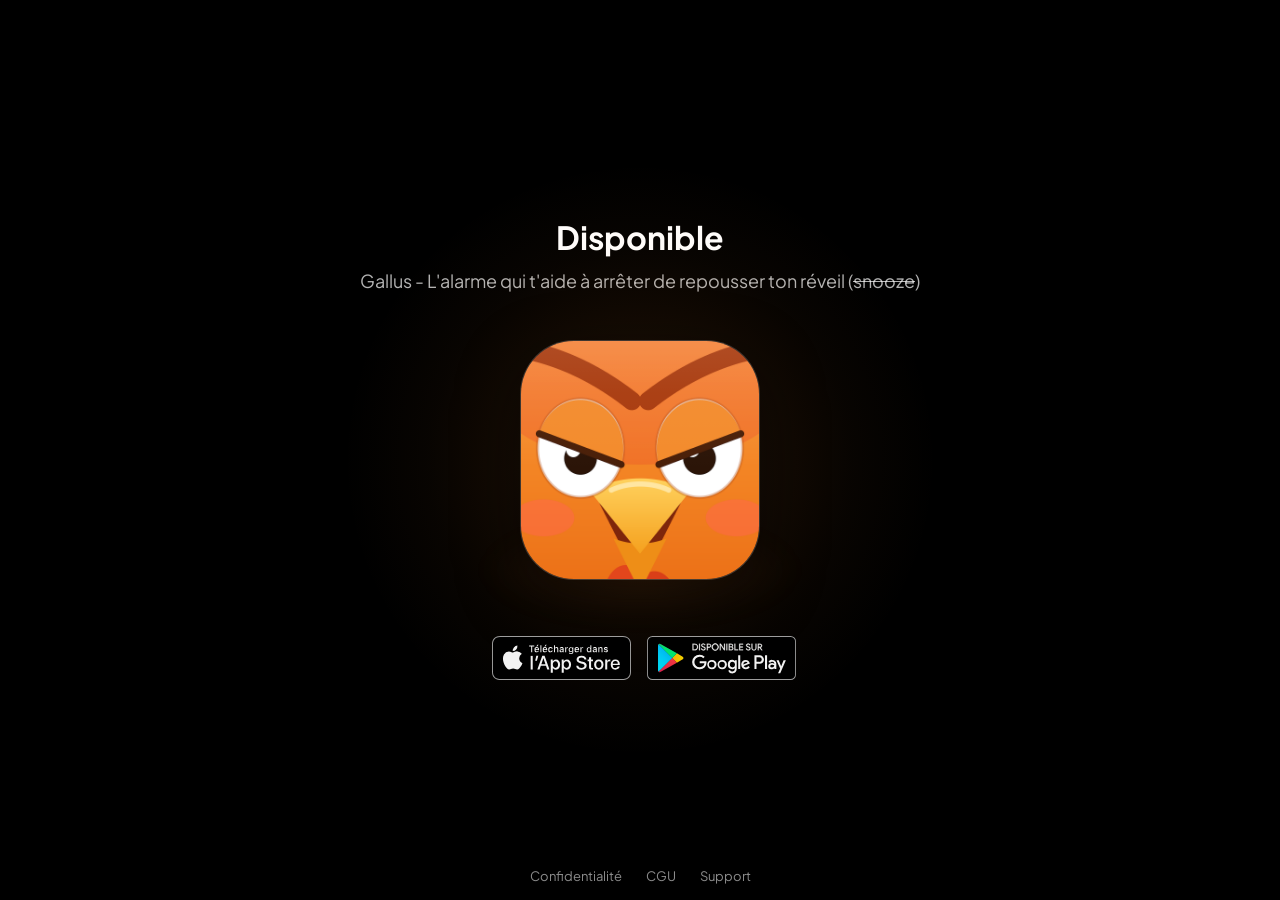
<file: index.html>
<!DOCTYPE html>
<html lang="fr">
<head>
  <meta charset="UTF-8">
  <meta name="viewport" content="width=device-width, initial-scale=1.0">
  <title>Gallus - L'alarme qui t'aide à arrêter de repousser ton réveil</title>
  <meta name="description" content="Gallus - L'alarme qui t'aide à arrêter de repousser ton réveil. Engagement vocal pour vraiment quitter le lit.">
  <link rel="icon" type="image/png" href="app_icon.png">
  <link rel="preconnect" href="https://fonts.googleapis.com">
  <link rel="preconnect" href="https://fonts.gstatic.com" crossorigin>
  <link href="https://fonts.googleapis.com/css2?family=Plus+Jakarta+Sans:wght@300;400;500;600;700&display=swap" rel="stylesheet">
  <style>
    * { margin: 0; padding: 0; box-sizing: border-box; }

    body {
      background: #000;
      color: #F0F0F0;
      font-family: 'Plus Jakarta Sans', -apple-system, sans-serif;
      min-height: 100vh;
      display: flex;
      flex-direction: column;
      align-items: center;
      justify-content: center;
      padding: 40px 24px;
      overflow: hidden;
    }

    .container {
      position: relative;
      z-index: 1;
      display: flex;
      flex-direction: column;
      align-items: center;
      text-align: center;
    }

    .available {
      font-size: 32px;
      font-weight: 700;
      color: #fff;
      margin-bottom: 12px;
      opacity: 0;
      animation: fadeIn 0.6s ease 0.2s forwards;
    }

    .app-name {
      font-size: 18px;
      font-weight: 400;
      color: rgba(255,255,255,0.7);
      margin-bottom: 48px;
      opacity: 0;
      animation: fadeIn 0.6s ease 0.4s forwards;
    }

    .icon-wrapper {
      position: relative;
      width: 240px;
      height: 240px;
      margin-bottom: 56px;
    }

    .glow {
      position: absolute;
      top: 50%;
      left: 50%;
      width: 600px;
      height: 600px;
      transform: translate(-50%, -50%) scale(0);
      background: radial-gradient(circle,
        rgba(232,128,42,0.30) 0%,
        rgba(232,128,42,0.18) 15%,
        rgba(232,128,42,0.10) 30%,
        rgba(232,128,42,0.04) 50%,
        transparent 70%
      );
      border-radius: 50%;
      animation: glowExpand 2.5s cubic-bezier(0.16, 1, 0.3, 1) 0.5s forwards;
    }

    @keyframes glowExpand {
      0%   { transform: translate(-50%, -50%) scale(0); opacity: 0; }
      20%  { opacity: 0.6; }
      50%  { opacity: 1; }
      100% { transform: translate(-50%, -50%) scale(1); opacity: 0.85; }
    }

    .icon-shell {
      position: relative;
      width: 240px;
      height: 240px;
      border-radius: 54px;
      background: rgba(255,255,255,0.03);
      border: 1.5px solid rgba(255,255,255,0.15);
      overflow: hidden;
      opacity: 0;
      transform: scale(0.85);
      animation: shellAppear 1s cubic-bezier(0.16, 1, 0.3, 1) 0.5s forwards;
      box-shadow:
        inset 0 1px 0 rgba(255,255,255,0.1),
        0 20px 60px rgba(0,0,0,0.5);
    }

    .icon-shell::before {
      content: '';
      position: absolute;
      top: -1px;
      left: -1px;
      right: -1px;
      height: 55%;
      background: linear-gradient(180deg,
        rgba(255,255,255,0.1) 0%,
        rgba(255,255,255,0.04) 40%,
        transparent 100%
      );
      border-radius: 54px 54px 0 0;
      pointer-events: none;
      z-index: 2;
    }

    @keyframes shellAppear {
      0%   { opacity: 0; transform: scale(0.85); }
      100% { opacity: 1; transform: scale(1); }
    }

    .icon-shell img {
      width: 100%;
      height: 100%;
      object-fit: cover;
      opacity: 0;
      animation: iconMaterialize 1.4s cubic-bezier(0.16, 1, 0.3, 1) 1.4s forwards;
    }

    @keyframes iconMaterialize {
      0%   { opacity: 0; filter: brightness(2) blur(8px); }
      40%  { filter: brightness(1.3) blur(2px); }
      100% { opacity: 1; filter: brightness(1) blur(0); }
    }

    .icon-light {
      position: absolute;
      bottom: -40px;
      left: 50%;
      width: 320px;
      height: 100px;
      transform: translateX(-50%) scaleX(0.3);
      background: radial-gradient(ellipse,
        rgba(232,128,42,0.16) 0%,
        rgba(232,128,42,0.06) 40%,
        transparent 70%
      );
      filter: blur(12px);
      opacity: 0;
      animation: lightSpread 1.8s cubic-bezier(0.16, 1, 0.3, 1) 0.8s forwards;
    }

    @keyframes lightSpread {
      0%   { opacity: 0; transform: translateX(-50%) scaleX(0.3); }
      100% { opacity: 1; transform: translateX(-50%) scaleX(1); }
    }

    .badges {
      display: flex;
      gap: 16px;
      align-items: center;
      justify-content: center;
      opacity: 0;
      animation: fadeUp 0.8s ease 2.2s forwards;
      padding-left: 8px;
    }

    .badges a {
      transition: transform 0.2s, opacity 0.2s;
      opacity: 0.95;
    }

    .badges a:hover {
      transform: scale(1.05);
      opacity: 1;
    }

    .badges a img {
      height: 44px;
      width: auto;
    }

    .badge-google img {
      height: 35px;
    }

    @keyframes fadeIn {
      0%   { opacity: 0; }
      100% { opacity: 1; }
    }

    @keyframes fadeUp {
      0%   { opacity: 0; transform: translateY(16px); }
      100% { opacity: 1; transform: translateY(0); }
    }

    .footer {
      position: fixed;
      bottom: 0;
      left: 0;
      right: 0;
      display: flex;
      justify-content: center;
      gap: 24px;
      padding: 16px;
      font-size: 13px;
    }

    .footer a {
      color: rgba(255,255,255,0.55);
      text-decoration: none;
      transition: color 0.2s;
    }

    .footer a:hover {
      color: rgba(255,255,255,0.8);
    }

    @media (max-width: 480px) {
      .available { font-size: 28px; }
      .app-name { font-size: 16px; margin-bottom: 40px; }
      .icon-wrapper { width: 200px; height: 200px; }
      .icon-shell { width: 200px; height: 200px; border-radius: 46px; }
      .icon-shell::before { border-radius: 46px 46px 0 0; }
    }
  </style>
</head>
<body>
  <div class="container">
    <h1 class="available">Disponible</h1>
    <p class="app-name">Gallus - L'alarme qui t'aide à arrêter de repousser ton réveil (<s>snooze</s>)</p>

    <div class="icon-wrapper">
      <div class="glow"></div>
      <div class="icon-light"></div>
      <div class="icon-shell">
        <img src="app_icon.png" alt="Gallus" loading="eager">
      </div>
    </div>

    <div class="badges">
      <a href="https://gallus-app.com/download?utm_source=website&utm_campaign=homepage">
        <img src="badge-appstore.svg" alt="Télécharger sur l'App Store">
      </a>
      <a href="https://gallus-app.com/download?utm_source=website&utm_campaign=homepage" class="badge-google">
        <img src="badge-googleplay.svg" alt="Disponible sur Google Play">
      </a>
    </div>
  </div>

  <footer class="footer">
    <a href="fr/privacy/">Confidentialité</a>
    <a href="fr/terms/">CGU</a>
    <a href="fr/support/">Support</a>
  </footer>
</body>
</html>
</file>
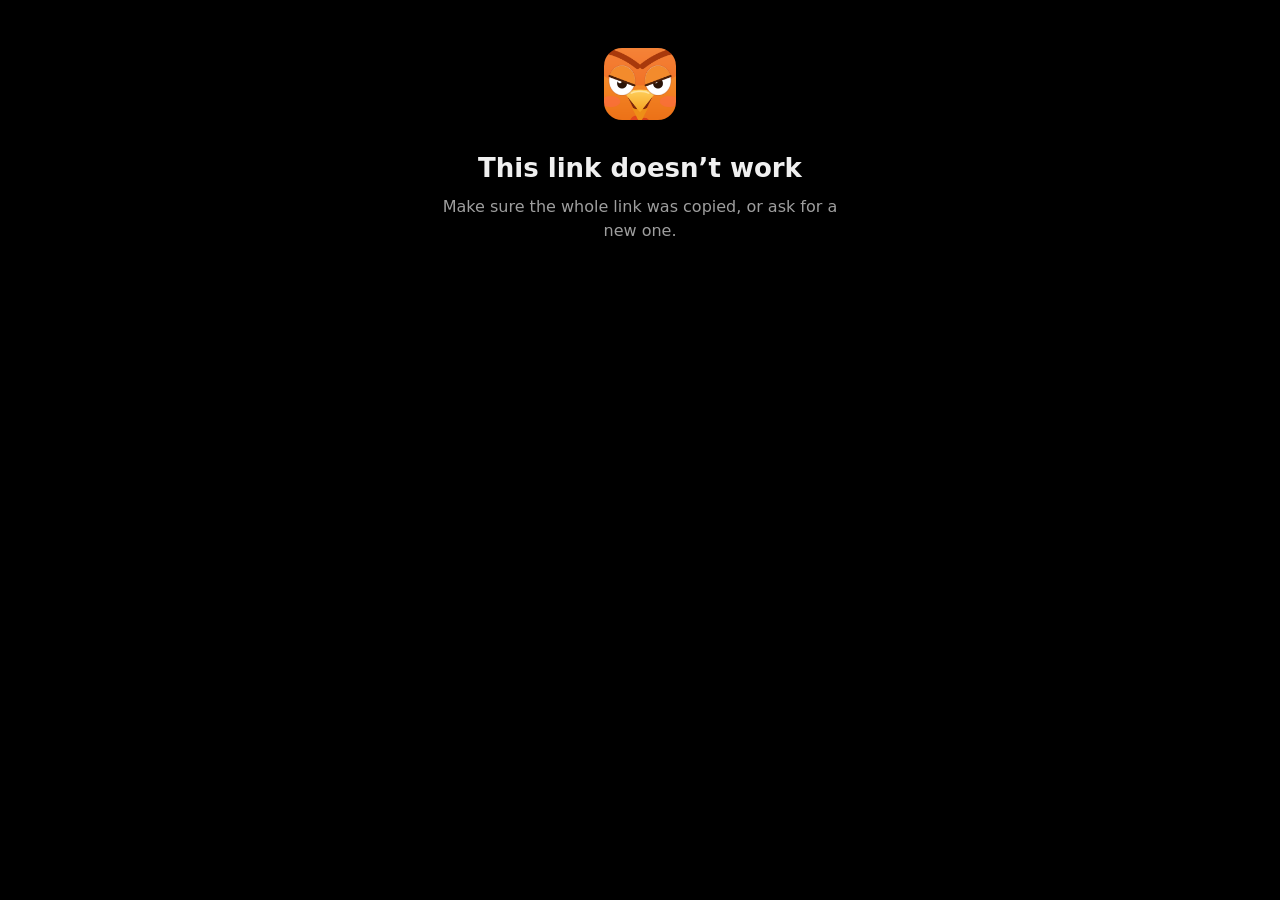
<file: voix/index.html>
<!DOCTYPE html>
<html lang="fr">
<head>
  <meta charset="UTF-8">
  <meta name="viewport" content="width=device-width, initial-scale=1.0">
  <!--
    Page « Demander à un proche » : un proche enregistre un réveil pour un user
    de Gallus. Le secret du lien est derrière le # : jamais envoyé à ce site.

    Sécurité : aucun script inline, aucune ressource tierce ; seuls les scripts
    de ce dossier s'exécutent et seule l'API Gallus peut être appelée.
  -->
  <meta http-equiv="Content-Security-Policy" content="default-src 'none'; script-src 'self'; style-src 'self'; img-src 'self'; media-src blob:; connect-src https://ncifazqdnwwarttxijim.supabase.co https://bdhmuqppvcmewixservq.supabase.co; base-uri 'none'; form-action 'none'">
  <meta name="referrer" content="no-referrer">
  <meta name="robots" content="noindex, nofollow">
  <title>Gallus</title>
  <link rel="icon" type="image/png" href="../app_icon.png">
  <link rel="stylesheet" href="voix.css">
  <script src="voix.js" defer></script>
</head>
<body>
  <main class="card">
    <img class="icon" src="../app_icon.png" alt="" width="72" height="72">

    <!-- Chargement -->
    <section data-view="loading">
      <p class="muted" data-i18n="loading"></p>
    </section>

    <!-- Lien inutilisable (invalide, déjà utilisé, expiré, erreur) -->
    <section data-view="closed" aria-live="polite" hidden>
      <h1 data-slot="closed-title"></h1>
      <p class="muted" data-slot="closed-body"></p>
    </section>

    <!-- Enregistrement -->
    <section data-view="record" hidden>
      <h1 data-slot="title"></h1>
      <p class="muted" data-i18n="subtitle"></p>

      <label class="field">
        <span data-i18n="nameLabel"></span>
        <input id="sender-name" type="text" maxlength="30" autocomplete="given-name" autocapitalize="words" spellcheck="false">
      </label>

      <div class="recorder">
        <button id="record" class="record" type="button">
          <span class="record-dot" aria-hidden="true"></span>
          <span id="record-label" data-i18n="record"></span>
        </button>
        <p id="timer" class="timer" aria-live="off" hidden>0:00 / 0:20</p>
        <div class="progress" hidden><div id="progress-bar"></div></div>
      </div>

      <div id="review" class="review" hidden>
        <audio id="playback" controls preload="auto"></audio>
        <div class="actions">
          <button id="retry" class="secondary" type="button" data-i18n="retry"></button>
          <button id="send" class="primary" type="button" data-i18n="send"></button>
        </div>
      </div>

      <p id="error" class="error" role="alert" hidden></p>
    </section>

    <!-- Micro bloqué par le navigateur d'une appli : rouvrir dans le vrai navigateur -->
    <section data-view="elsewhere" hidden>
      <h1 data-slot="elsewhere-title"></h1>
      <p class="muted" data-slot="elsewhere-body"></p>
      <ol class="steps">
        <li data-slot="elsewhere-step1"></li>
        <li data-slot="elsewhere-step2"></li>
      </ol>
      <button id="copy-link" class="primary wide" type="button"></button>
      <p class="muted small" data-slot="elsewhere-hint"></p>
    </section>
    <!-- Envoyé -->
    <section data-view="done" aria-live="polite" hidden>
      <h1 data-i18n="doneTitle"></h1>
      <p class="muted" data-slot="done-body"></p>
      <a class="discover" href="../download/" data-i18n="discover"></a>
    </section>
  </main>
</body>
</html>
</file>
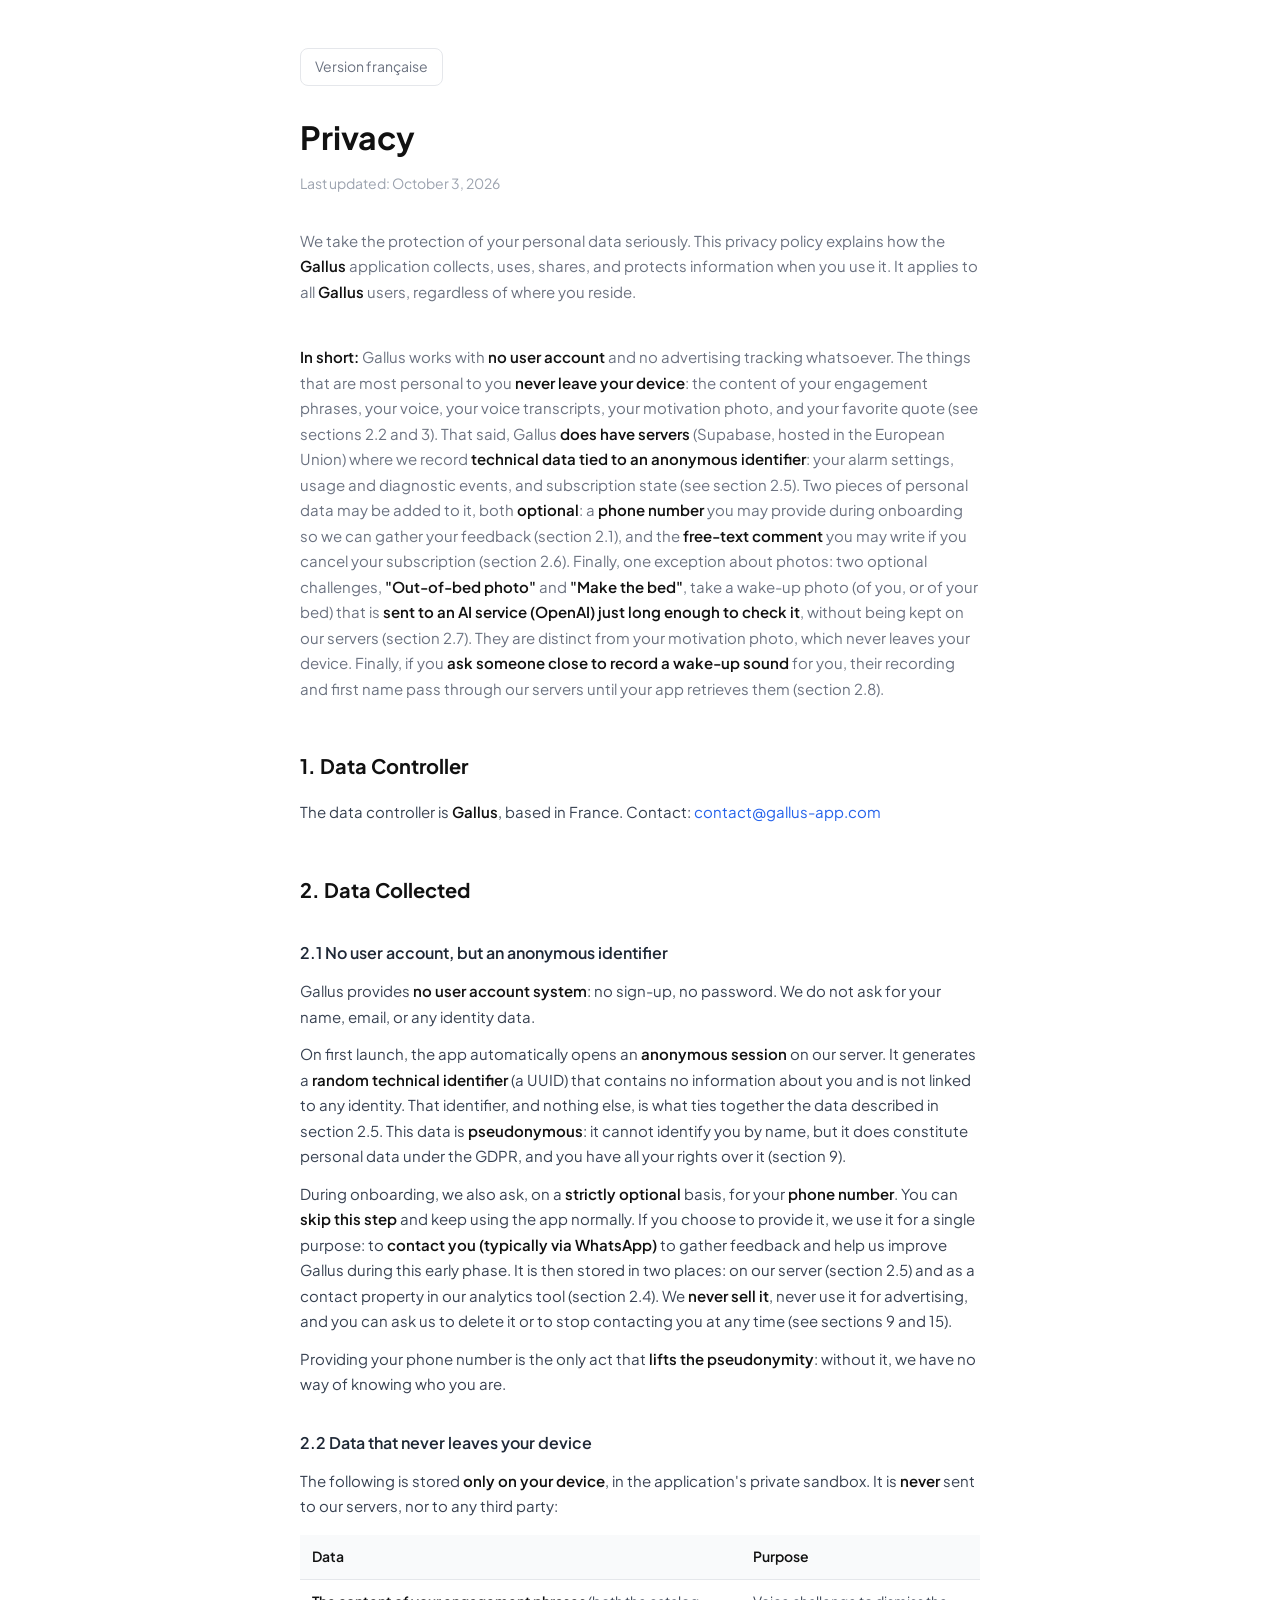
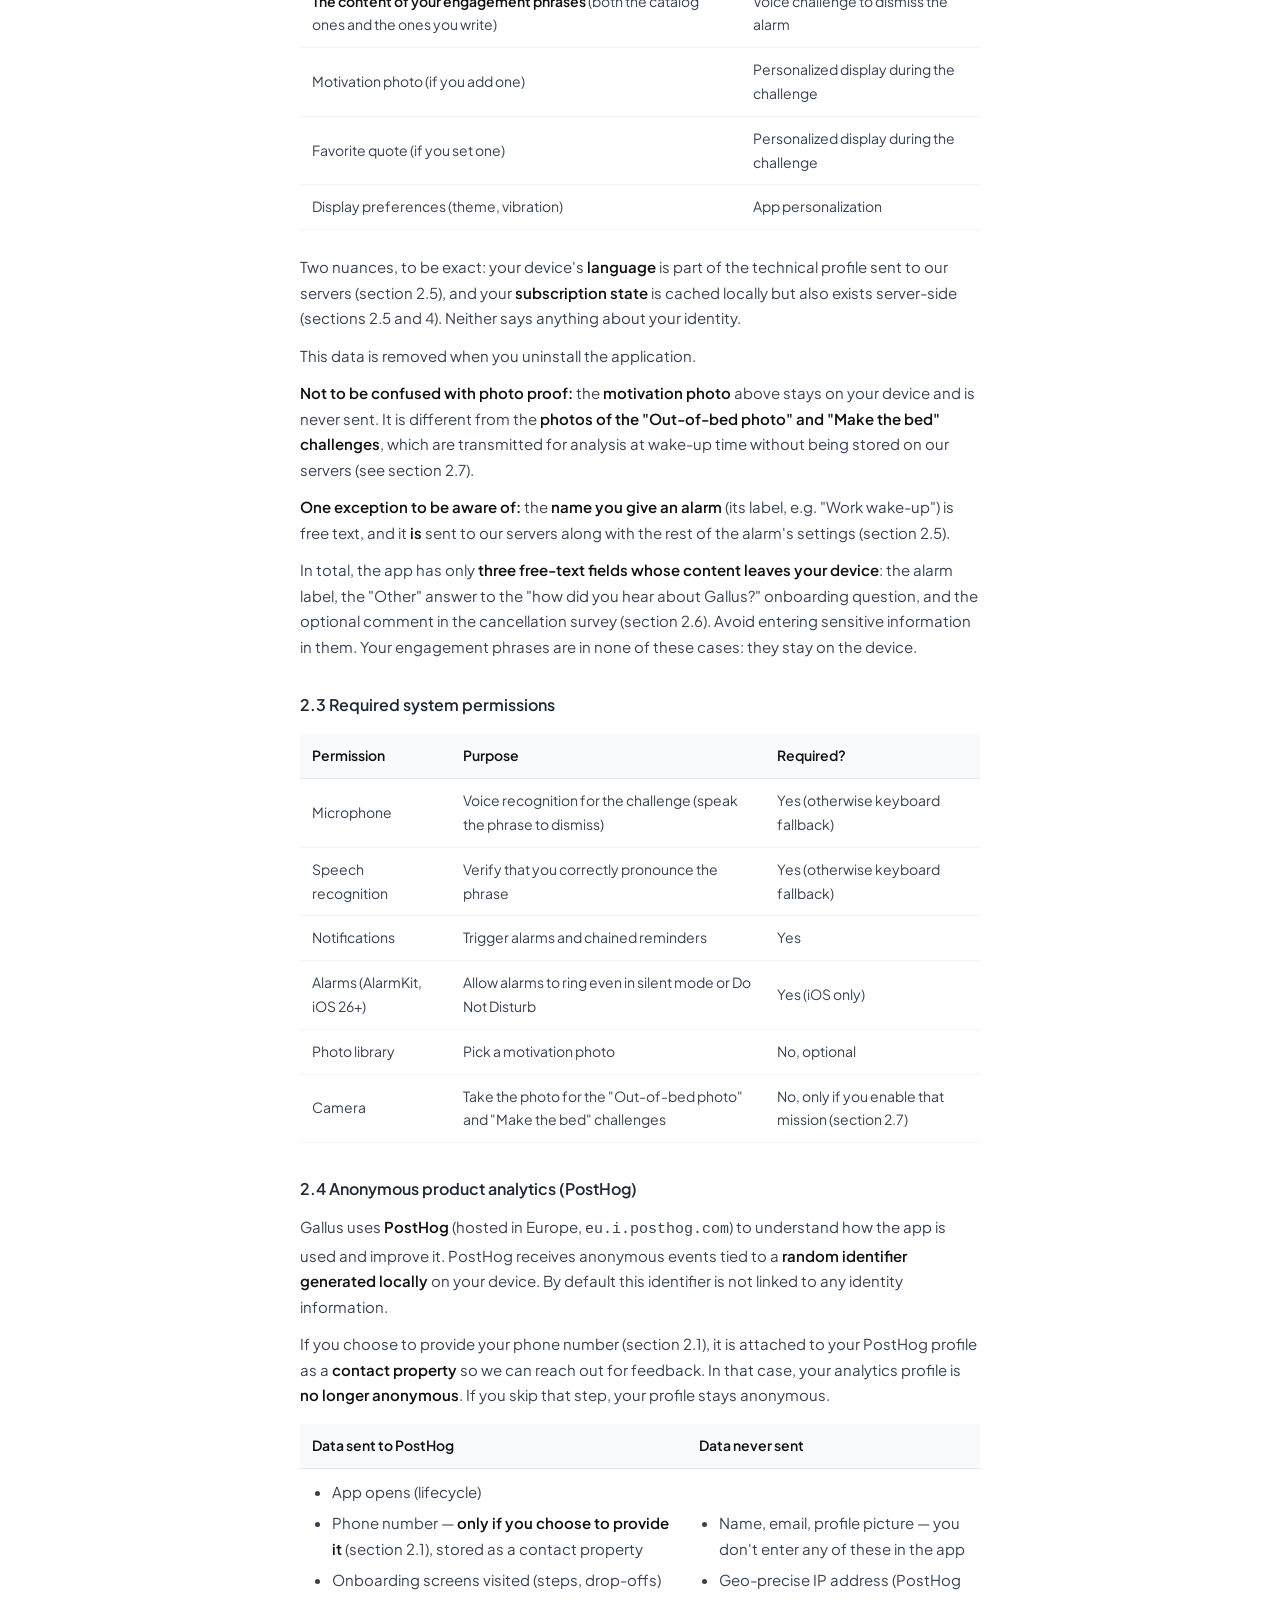
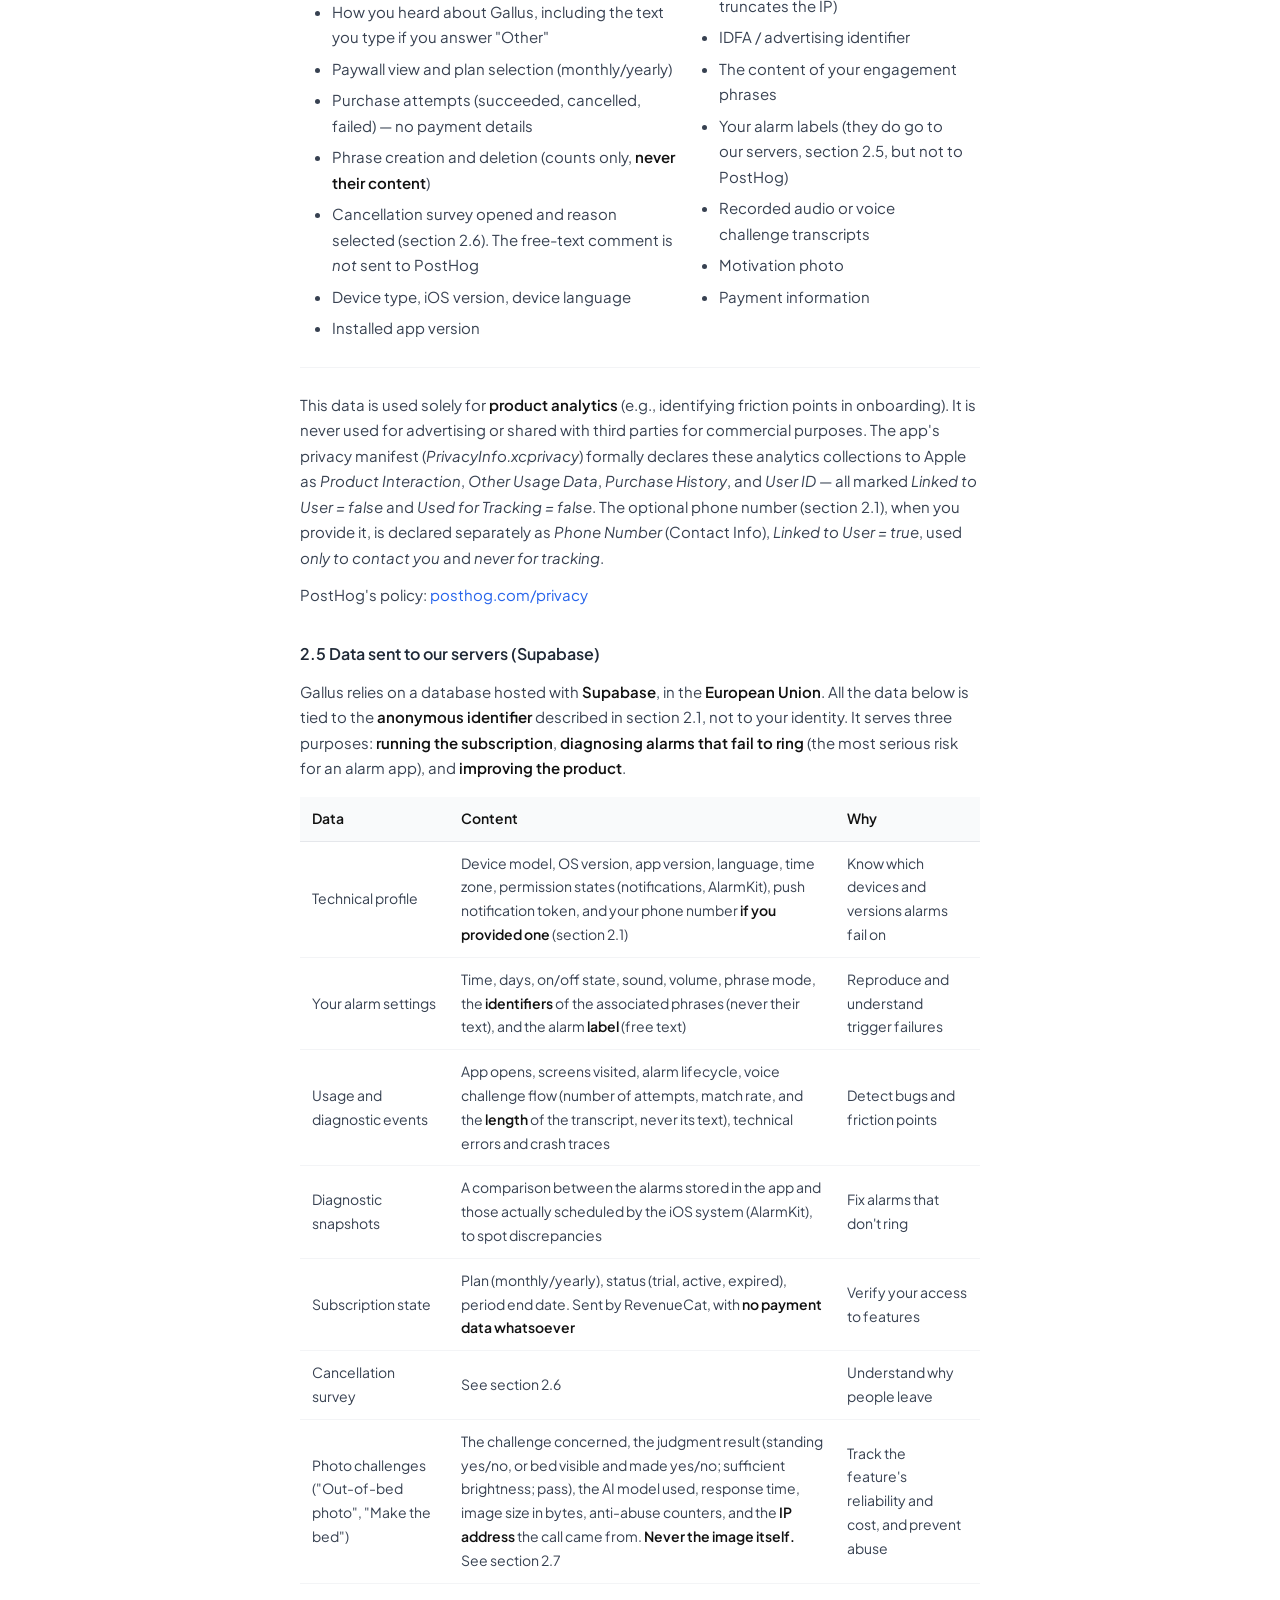
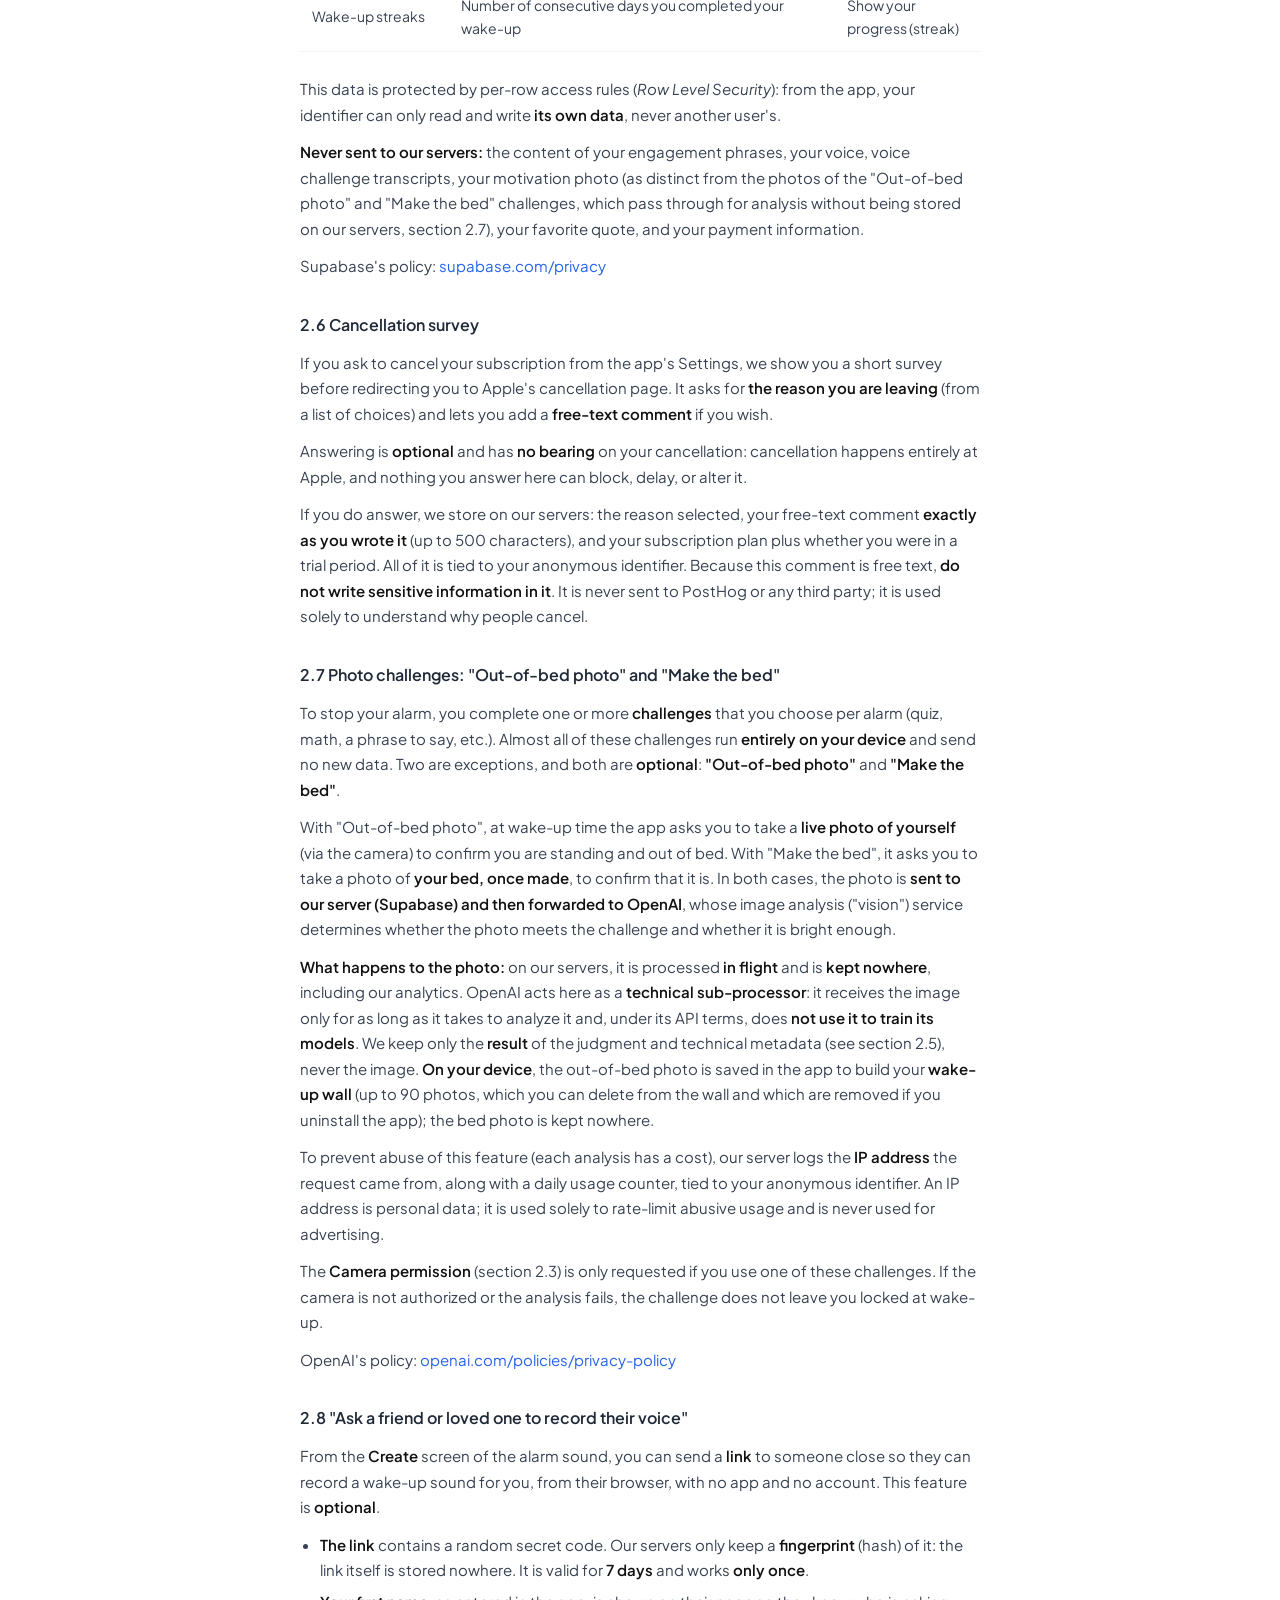
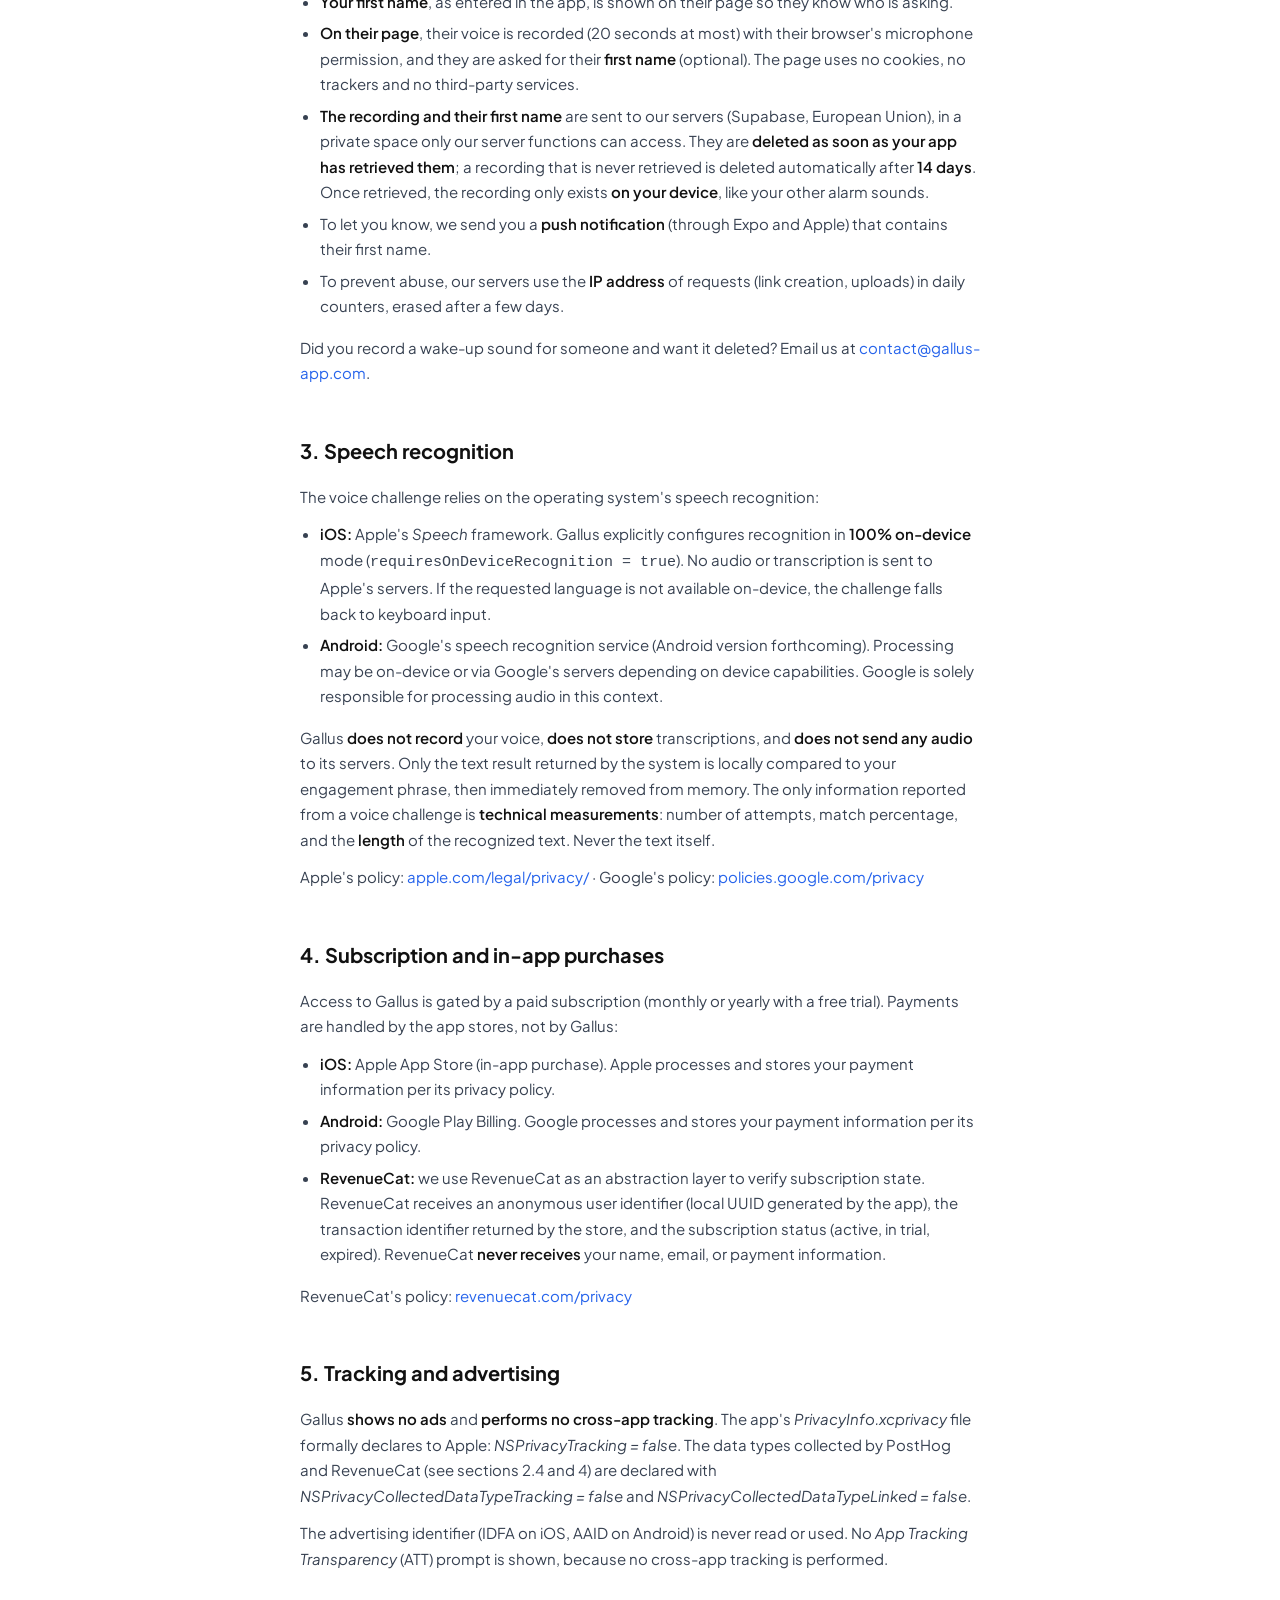
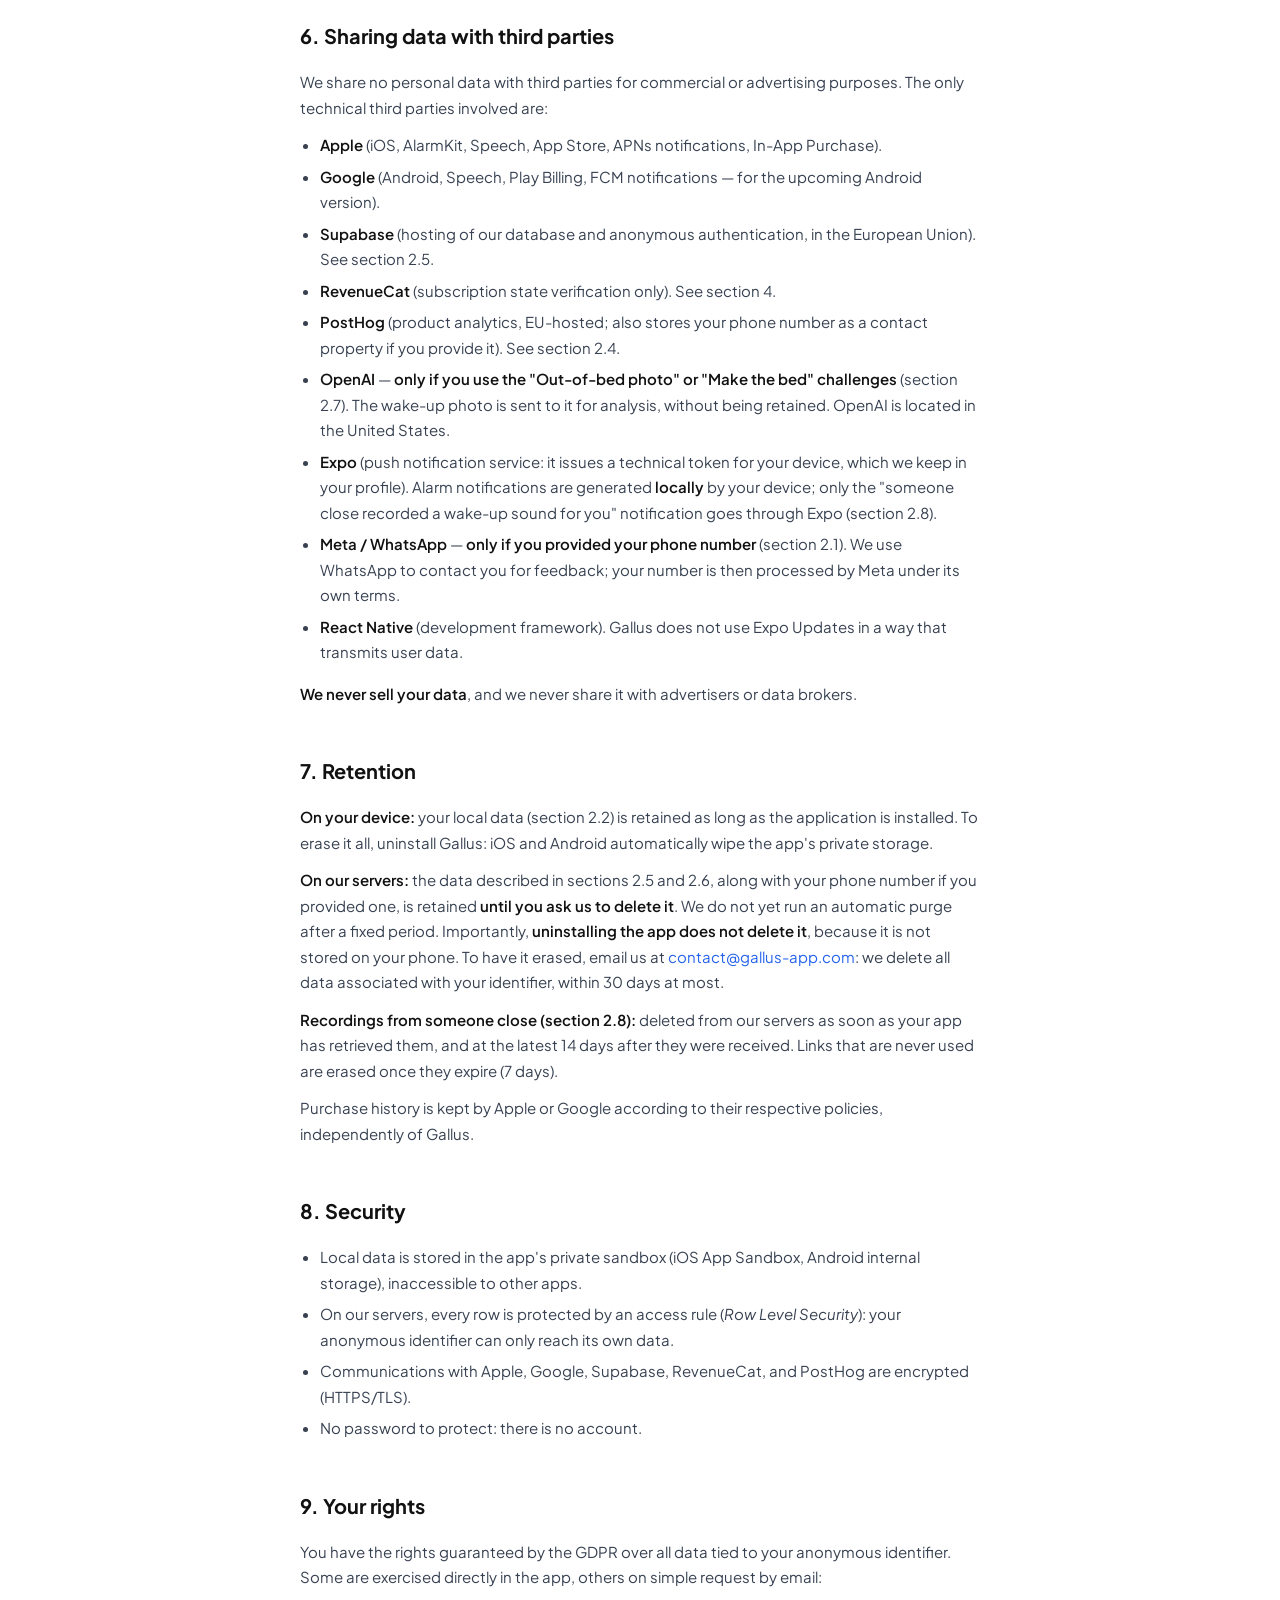
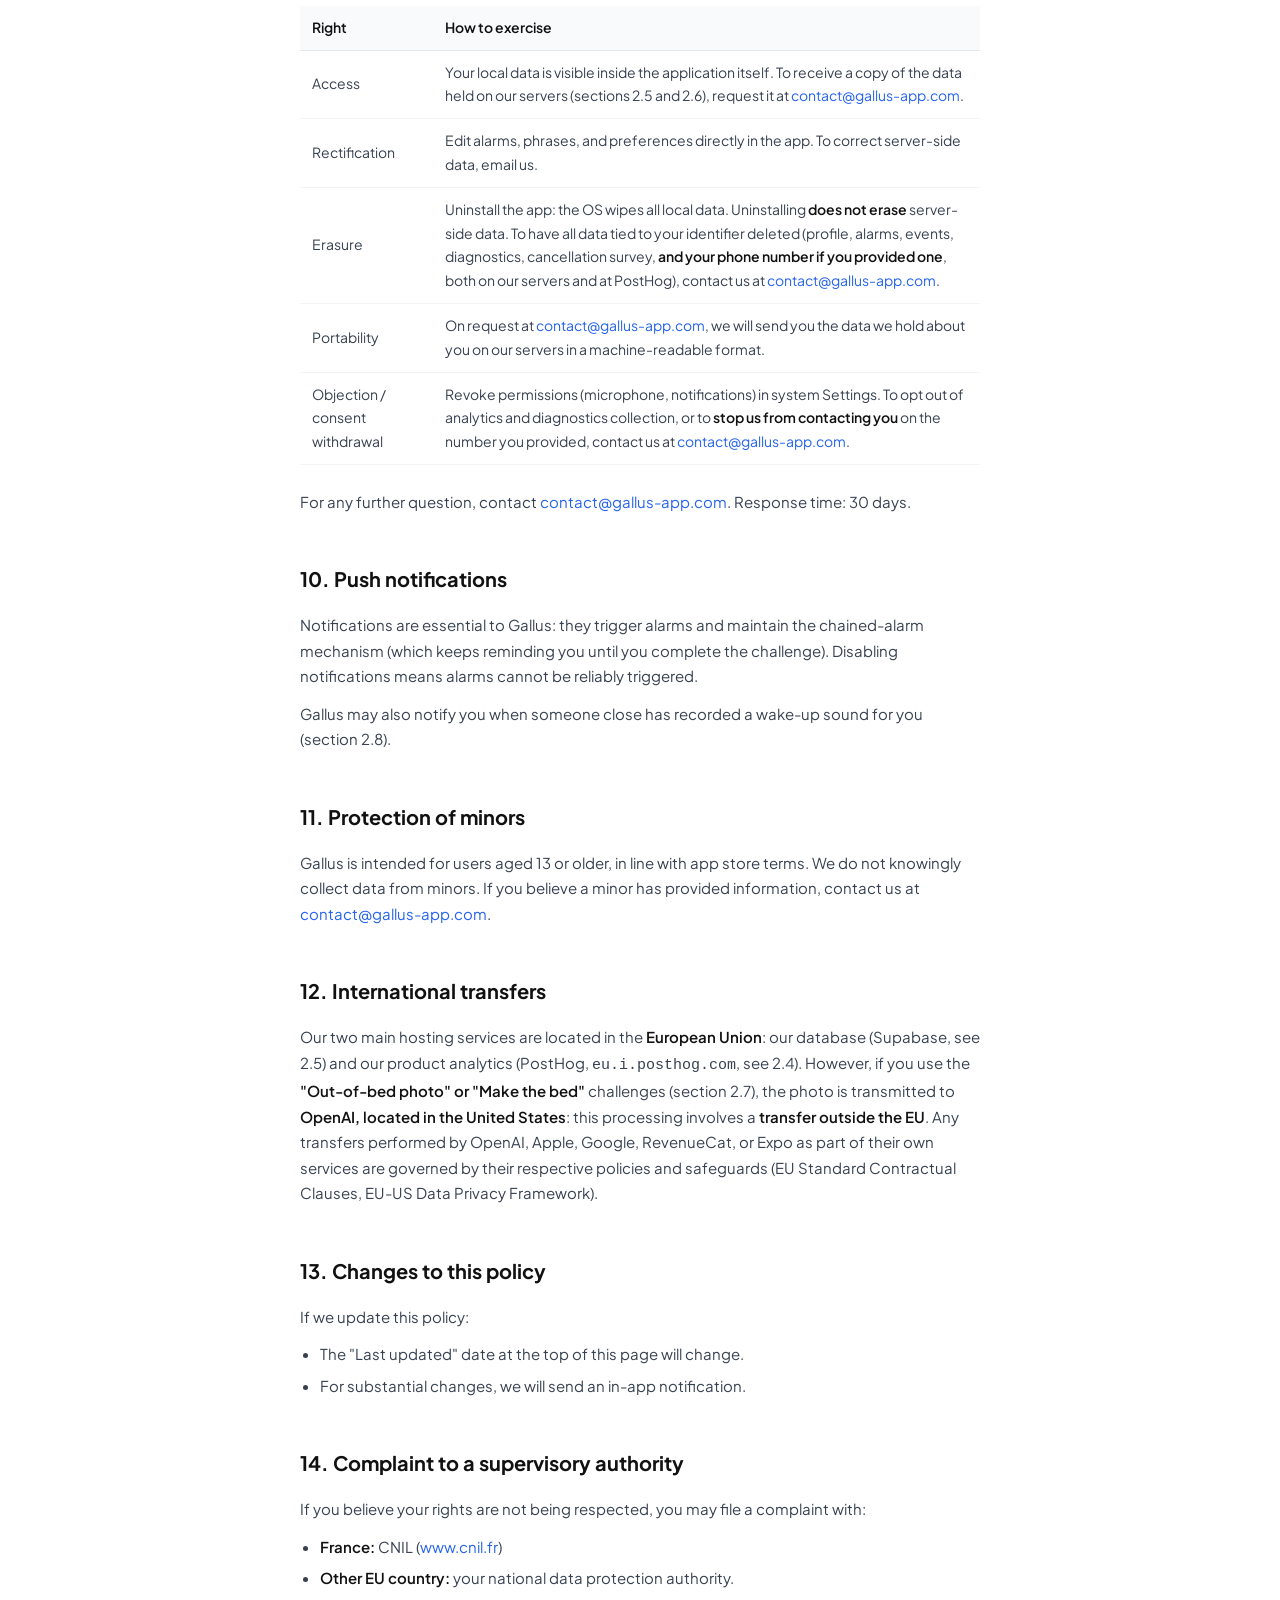
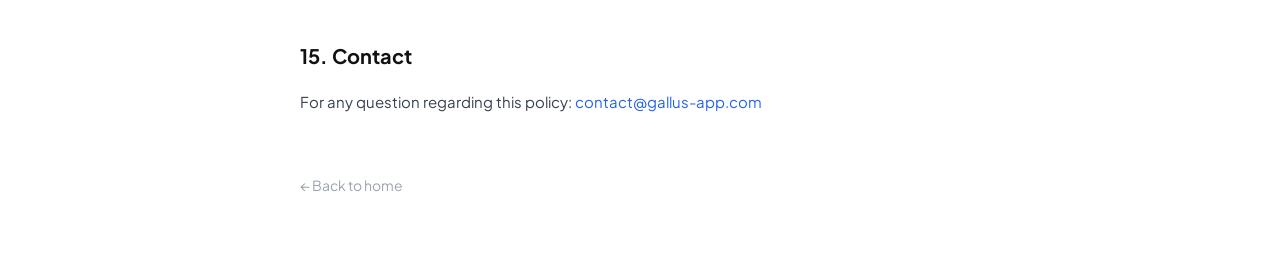
<file: en/privacy/index.html>
<!DOCTYPE html>
<html lang="en">
<head>
  <meta charset="UTF-8">
  <meta name="viewport" content="width=device-width, initial-scale=1.0">
  <title>Privacy Policy - Gallus</title>
  <link rel="icon" type="image/png" href="../../app_icon.png">
  <link rel="preconnect" href="https://fonts.googleapis.com">
  <link rel="preconnect" href="https://fonts.gstatic.com" crossorigin>
  <link href="https://fonts.googleapis.com/css2?family=Plus+Jakarta+Sans:wght@300;400;500;600;700&display=swap" rel="stylesheet">
  <link rel="stylesheet" href="../../legal.css">
</head>
<body>
  <div class="container">
    <a href="../../fr/privacy/" class="lang-switch">Version française</a>
    <h1>Privacy</h1>
    <p class="updated">Last updated: October 3, 2026</p>
    <p class="intro">We take the protection of your personal data seriously. This privacy policy explains how the <strong>Gallus</strong> application collects, uses, shares, and protects information when you use it. It applies to all <strong>Gallus</strong> users, regardless of where you reside.</p>
    <p class="intro"><strong>In short:</strong> Gallus works with <strong>no user account</strong> and no advertising tracking whatsoever. The things that are most personal to you <strong>never leave your device</strong>: the content of your engagement phrases, your voice, your voice transcripts, your motivation photo, and your favorite quote (see sections 2.2 and 3). That said, Gallus <strong>does have servers</strong> (Supabase, hosted in the European Union) where we record <strong>technical data tied to an anonymous identifier</strong>: your alarm settings, usage and diagnostic events, and subscription state (see section 2.5). Two pieces of personal data may be added to it, both <strong>optional</strong>: a <strong>phone number</strong> you may provide during onboarding so we can gather your feedback (section 2.1), and the <strong>free-text comment</strong> you may write if you cancel your subscription (section 2.6). Finally, one exception about photos: two optional challenges, <strong>"Out-of-bed photo"</strong> and <strong>"Make the bed"</strong>, take a wake-up photo (of you, or of your bed) that is <strong>sent to an AI service (OpenAI) just long enough to check it</strong>, without being kept on our servers (section 2.7). They are distinct from your motivation photo, which never leaves your device. Finally, if you <strong>ask someone close to record a wake-up sound</strong> for you, their recording and first name pass through our servers until your app retrieves them (section 2.8).</p>

    <h2>1. Data Controller</h2>
    <p>The data controller is <strong>Gallus</strong>, based in France. Contact: <a href="mailto:contact@gallus-app.com">contact@gallus-app.com</a></p>

    <h2>2. Data Collected</h2>

    <h3>2.1 No user account, but an anonymous identifier</h3>
    <p>Gallus provides <strong>no user account system</strong>: no sign-up, no password. We do not ask for your name, email, or any identity data.</p>
    <p>On first launch, the app automatically opens an <strong>anonymous session</strong> on our server. It generates a <strong>random technical identifier</strong> (a UUID) that contains no information about you and is not linked to any identity. That identifier, and nothing else, is what ties together the data described in section 2.5. This data is <strong>pseudonymous</strong>: it cannot identify you by name, but it does constitute personal data under the GDPR, and you have all your rights over it (section 9).</p>
    <p>During onboarding, we also ask, on a <strong>strictly optional</strong> basis, for your <strong>phone number</strong>. You can <strong>skip this step</strong> and keep using the app normally. If you choose to provide it, we use it for a single purpose: to <strong>contact you (typically via WhatsApp)</strong> to gather feedback and help us improve Gallus during this early phase. It is then stored in two places: on our server (section 2.5) and as a contact property in our analytics tool (section 2.4). We <strong>never sell it</strong>, never use it for advertising, and you can ask us to delete it or to stop contacting you at any time (see sections 9 and 15).</p>
    <p>Providing your phone number is the only act that <strong>lifts the pseudonymity</strong>: without it, we have no way of knowing who you are.</p>

    <h3>2.2 Data that never leaves your device</h3>
    <p>The following is stored <strong>only on your device</strong>, in the application's private sandbox. It is <strong>never</strong> sent to our servers, nor to any third party:</p>
    <table>
      <thead>
        <tr>
          <th>Data</th>
          <th>Purpose</th>
        </tr>
      </thead>
      <tbody>
        <tr>
          <td><strong>The content of your engagement phrases</strong> (both the catalog ones and the ones you write)</td>
          <td>Voice challenge to dismiss the alarm</td>
        </tr>
        <tr>
          <td>Motivation photo (if you add one)</td>
          <td>Personalized display during the challenge</td>
        </tr>
        <tr>
          <td>Favorite quote (if you set one)</td>
          <td>Personalized display during the challenge</td>
        </tr>
        <tr>
          <td>Display preferences (theme, vibration)</td>
          <td>App personalization</td>
        </tr>
      </tbody>
    </table>
    <p>Two nuances, to be exact: your device's <strong>language</strong> is part of the technical profile sent to our servers (section 2.5), and your <strong>subscription state</strong> is cached locally but also exists server-side (sections 2.5 and 4). Neither says anything about your identity.</p>
    <p>This data is removed when you uninstall the application.</p>
    <p><strong>Not to be confused with photo proof:</strong> the <strong>motivation photo</strong> above stays on your device and is never sent. It is different from the <strong>photos of the "Out-of-bed photo" and "Make the bed" challenges</strong>, which are transmitted for analysis at wake-up time without being stored on our servers (see section 2.7).</p>
    <p><strong>One exception to be aware of:</strong> the <strong>name you give an alarm</strong> (its label, e.g. "Work wake-up") is free text, and it <strong>is</strong> sent to our servers along with the rest of the alarm's settings (section 2.5).</p>
    <p>In total, the app has only <strong>three free-text fields whose content leaves your device</strong>: the alarm label, the "Other" answer to the "how did you hear about Gallus?" onboarding question, and the optional comment in the cancellation survey (section 2.6). Avoid entering sensitive information in them. Your engagement phrases are in none of these cases: they stay on the device.</p>

    <h3>2.3 Required system permissions</h3>
    <table>
      <thead>
        <tr>
          <th>Permission</th>
          <th>Purpose</th>
          <th>Required?</th>
        </tr>
      </thead>
      <tbody>
        <tr>
          <td>Microphone</td>
          <td>Voice recognition for the challenge (speak the phrase to dismiss)</td>
          <td>Yes (otherwise keyboard fallback)</td>
        </tr>
        <tr>
          <td>Speech recognition</td>
          <td>Verify that you correctly pronounce the phrase</td>
          <td>Yes (otherwise keyboard fallback)</td>
        </tr>
        <tr>
          <td>Notifications</td>
          <td>Trigger alarms and chained reminders</td>
          <td>Yes</td>
        </tr>
        <tr>
          <td>Alarms (AlarmKit, iOS 26+)</td>
          <td>Allow alarms to ring even in silent mode or Do Not Disturb</td>
          <td>Yes (iOS only)</td>
        </tr>
        <tr>
          <td>Photo library</td>
          <td>Pick a motivation photo</td>
          <td>No, optional</td>
        </tr>
        <tr>
          <td>Camera</td>
          <td>Take the photo for the "Out-of-bed photo" and "Make the bed" challenges</td>
          <td>No, only if you enable that mission (section 2.7)</td>
        </tr>
      </tbody>
    </table>

    <h3>2.4 Anonymous product analytics (PostHog)</h3>
    <p>Gallus uses <strong>PostHog</strong> (hosted in Europe, <code>eu.i.posthog.com</code>) to understand how the app is used and improve it. PostHog receives anonymous events tied to a <strong>random identifier generated locally</strong> on your device. By default this identifier is not linked to any identity information.</p>
    <p>If you choose to provide your phone number (section 2.1), it is attached to your PostHog profile as a <strong>contact property</strong> so we can reach out for feedback. In that case, your analytics profile is <strong>no longer anonymous</strong>. If you skip that step, your profile stays anonymous.</p>
    <table>
      <thead>
        <tr>
          <th>Data sent to PostHog</th>
          <th>Data <strong>never</strong> sent</th>
        </tr>
      </thead>
      <tbody>
        <tr>
          <td>
            <ul>
              <li>App opens (lifecycle)</li>
              <li>Phone number — <strong>only if you choose to provide it</strong> (section 2.1), stored as a contact property</li>
              <li>Onboarding screens visited (steps, drop-offs)</li>
              <li>How you heard about Gallus, including the text you type if you answer "Other"</li>
              <li>Paywall view and plan selection (monthly/yearly)</li>
              <li>Purchase attempts (succeeded, cancelled, failed) — no payment details</li>
              <li>Phrase creation and deletion (counts only, <strong>never their content</strong>)</li>
              <li>Cancellation survey opened and reason selected (section 2.6). The free-text comment is <em>not</em> sent to PostHog</li>
              <li>Device type, iOS version, device language</li>
              <li>Installed app version</li>
            </ul>
          </td>
          <td>
            <ul>
              <li>Name, email, profile picture — you don't enter any of these in the app</li>
              <li>Geo-precise IP address (PostHog truncates the IP)</li>
              <li>IDFA / advertising identifier</li>
              <li>The content of your engagement phrases</li>
              <li>Your alarm labels (they do go to our servers, section 2.5, but not to PostHog)</li>
              <li>Recorded audio or voice challenge transcripts</li>
              <li>Motivation photo</li>
              <li>Payment information</li>
            </ul>
          </td>
        </tr>
      </tbody>
    </table>
    <p>This data is used solely for <strong>product analytics</strong> (e.g., identifying friction points in onboarding). It is never used for advertising or shared with third parties for commercial purposes. The app's privacy manifest (<em>PrivacyInfo.xcprivacy</em>) formally declares these analytics collections to Apple as <em>Product Interaction</em>, <em>Other Usage Data</em>, <em>Purchase History</em>, and <em>User ID</em> — all marked <em>Linked to User = false</em> and <em>Used for Tracking = false</em>. The optional phone number (section 2.1), when you provide it, is declared separately as <em>Phone Number</em> (Contact Info), <em>Linked to User = true</em>, used <em>only to contact you</em> and <em>never for tracking</em>.</p>
    <p>PostHog's policy: <a href="https://posthog.com/privacy" target="_blank" rel="noopener noreferrer">posthog.com/privacy</a></p>

    <h3>2.5 Data sent to our servers (Supabase)</h3>
    <p>Gallus relies on a database hosted with <strong>Supabase</strong>, in the <strong>European Union</strong>. All the data below is tied to the <strong>anonymous identifier</strong> described in section 2.1, not to your identity. It serves three purposes: <strong>running the subscription</strong>, <strong>diagnosing alarms that fail to ring</strong> (the most serious risk for an alarm app), and <strong>improving the product</strong>.</p>
    <table>
      <thead>
        <tr>
          <th>Data</th>
          <th>Content</th>
          <th>Why</th>
        </tr>
      </thead>
      <tbody>
        <tr>
          <td>Technical profile</td>
          <td>Device model, OS version, app version, language, time zone, permission states (notifications, AlarmKit), push notification token, and your phone number <strong>if you provided one</strong> (section 2.1)</td>
          <td>Know which devices and versions alarms fail on</td>
        </tr>
        <tr>
          <td>Your alarm settings</td>
          <td>Time, days, on/off state, sound, volume, phrase mode, the <strong>identifiers</strong> of the associated phrases (never their text), and the alarm <strong>label</strong> (free text)</td>
          <td>Reproduce and understand trigger failures</td>
        </tr>
        <tr>
          <td>Usage and diagnostic events</td>
          <td>App opens, screens visited, alarm lifecycle, voice challenge flow (number of attempts, match rate, and the <strong>length</strong> of the transcript, never its text), technical errors and crash traces</td>
          <td>Detect bugs and friction points</td>
        </tr>
        <tr>
          <td>Diagnostic snapshots</td>
          <td>A comparison between the alarms stored in the app and those actually scheduled by the iOS system (AlarmKit), to spot discrepancies</td>
          <td>Fix alarms that don't ring</td>
        </tr>
        <tr>
          <td>Subscription state</td>
          <td>Plan (monthly/yearly), status (trial, active, expired), period end date. Sent by RevenueCat, with <strong>no payment data whatsoever</strong></td>
          <td>Verify your access to features</td>
        </tr>
        <tr>
          <td>Cancellation survey</td>
          <td>See section 2.6</td>
          <td>Understand why people leave</td>
        </tr>
        <tr>
          <td>Photo challenges ("Out-of-bed photo", "Make the bed")</td>
          <td>The challenge concerned, the judgment result (standing yes/no, or bed visible and made yes/no; sufficient brightness; pass), the AI model used, response time, image size in bytes, anti-abuse counters, and the <strong>IP address</strong> the call came from. <strong>Never the image itself.</strong> See section 2.7</td>
          <td>Track the feature's reliability and cost, and prevent abuse</td>
        </tr>
        <tr>
          <td>Wake-up streaks</td>
          <td>Number of consecutive days you completed your wake-up</td>
          <td>Show your progress (streak)</td>
        </tr>
      </tbody>
    </table>
    <p>This data is protected by per-row access rules (<em>Row Level Security</em>): from the app, your identifier can only read and write <strong>its own data</strong>, never another user's.</p>
    <p><strong>Never sent to our servers:</strong> the content of your engagement phrases, your voice, voice challenge transcripts, your motivation photo (as distinct from the photos of the "Out-of-bed photo" and "Make the bed" challenges, which pass through for analysis without being stored on our servers, section 2.7), your favorite quote, and your payment information.</p>
    <p>Supabase's policy: <a href="https://supabase.com/privacy" target="_blank" rel="noopener noreferrer">supabase.com/privacy</a></p>

    <h3>2.6 Cancellation survey</h3>
    <p>If you ask to cancel your subscription from the app's Settings, we show you a short survey before redirecting you to Apple's cancellation page. It asks for <strong>the reason you are leaving</strong> (from a list of choices) and lets you add a <strong>free-text comment</strong> if you wish.</p>
    <p>Answering is <strong>optional</strong> and has <strong>no bearing</strong> on your cancellation: cancellation happens entirely at Apple, and nothing you answer here can block, delay, or alter it.</p>
    <p>If you do answer, we store on our servers: the reason selected, your free-text comment <strong>exactly as you wrote it</strong> (up to 500 characters), and your subscription plan plus whether you were in a trial period. All of it is tied to your anonymous identifier. Because this comment is free text, <strong>do not write sensitive information in it</strong>. It is never sent to PostHog or any third party; it is used solely to understand why people cancel.</p>

    <h3>2.7 Photo challenges: "Out-of-bed photo" and "Make the bed"</h3>
    <p>To stop your alarm, you complete one or more <strong>challenges</strong> that you choose per alarm (quiz, math, a phrase to say, etc.). Almost all of these challenges run <strong>entirely on your device</strong> and send no new data. Two are exceptions, and both are <strong>optional</strong>: <strong>"Out-of-bed photo"</strong> and <strong>"Make the bed"</strong>.</p>
    <p>With "Out-of-bed photo", at wake-up time the app asks you to take a <strong>live photo of yourself</strong> (via the camera) to confirm you are standing and out of bed. With "Make the bed", it asks you to take a photo of <strong>your bed, once made</strong>, to confirm that it is. In both cases, the photo is <strong>sent to our server (Supabase) and then forwarded to OpenAI</strong>, whose image analysis ("vision") service determines whether the photo meets the challenge and whether it is bright enough.</p>
    <p><strong>What happens to the photo:</strong> on our servers, it is processed <strong>in flight</strong> and is <strong>kept nowhere</strong>, including our analytics. OpenAI acts here as a <strong>technical sub-processor</strong>: it receives the image only for as long as it takes to analyze it and, under its API terms, does <strong>not use it to train its models</strong>. We keep only the <strong>result</strong> of the judgment and technical metadata (see section 2.5), never the image. <strong>On your device</strong>, the out-of-bed photo is saved in the app to build your <strong>wake-up wall</strong> (up to 90 photos, which you can delete from the wall and which are removed if you uninstall the app); the bed photo is kept nowhere.</p>
    <p>To prevent abuse of this feature (each analysis has a cost), our server logs the <strong>IP address</strong> the request came from, along with a daily usage counter, tied to your anonymous identifier. An IP address is personal data; it is used solely to rate-limit abusive usage and is never used for advertising.</p>
    <p>The <strong>Camera permission</strong> (section 2.3) is only requested if you use one of these challenges. If the camera is not authorized or the analysis fails, the challenge does not leave you locked at wake-up.</p>
    <p>OpenAI's policy: <a href="https://openai.com/policies/privacy-policy" target="_blank" rel="noopener noreferrer">openai.com/policies/privacy-policy</a></p>

    <h3>2.8 "Ask a friend or loved one to record their voice"</h3>
    <p>From the <strong>Create</strong> screen of the alarm sound, you can send a <strong>link</strong> to someone close so they can record a wake-up sound for you, from their browser, with no app and no account. This feature is <strong>optional</strong>.</p>
    <ul>
      <li><strong>The link</strong> contains a random secret code. Our servers only keep a <strong>fingerprint</strong> (hash) of it: the link itself is stored nowhere. It is valid for <strong>7 days</strong> and works <strong>only once</strong>.</li>
      <li><strong>Your first name</strong>, as entered in the app, is shown on their page so they know who is asking.</li>
      <li><strong>On their page</strong>, their voice is recorded (20 seconds at most) with their browser's microphone permission, and they are asked for their <strong>first name</strong> (optional). The page uses no cookies, no trackers and no third-party services.</li>
      <li><strong>The recording and their first name</strong> are sent to our servers (Supabase, European Union), in a private space only our server functions can access. They are <strong>deleted as soon as your app has retrieved them</strong>; a recording that is never retrieved is deleted automatically after <strong>14 days</strong>. Once retrieved, the recording only exists <strong>on your device</strong>, like your other alarm sounds.</li>
      <li>To let you know, we send you a <strong>push notification</strong> (through Expo and Apple) that contains their first name.</li>
      <li>To prevent abuse, our servers use the <strong>IP address</strong> of requests (link creation, uploads) in daily counters, erased after a few days.</li>
    </ul>
    <p>Did you record a wake-up sound for someone and want it deleted? Email us at <a href="mailto:contact@gallus-app.com">contact@gallus-app.com</a>.</p>

    <h2>3. Speech recognition</h2>
    <p>The voice challenge relies on the operating system's speech recognition:</p>
    <ul>
      <li><strong>iOS:</strong> Apple's <em>Speech</em> framework. Gallus explicitly configures recognition in <strong>100% on-device</strong> mode (<code>requiresOnDeviceRecognition = true</code>). No audio or transcription is sent to Apple's servers. If the requested language is not available on-device, the challenge falls back to keyboard input.</li>
      <li><strong>Android:</strong> Google's speech recognition service (Android version forthcoming). Processing may be on-device or via Google's servers depending on device capabilities. Google is solely responsible for processing audio in this context.</li>
    </ul>
    <p>Gallus <strong>does not record</strong> your voice, <strong>does not store</strong> transcriptions, and <strong>does not send any audio</strong> to its servers. Only the text result returned by the system is locally compared to your engagement phrase, then immediately removed from memory. The only information reported from a voice challenge is <strong>technical measurements</strong>: number of attempts, match percentage, and the <strong>length</strong> of the recognized text. Never the text itself.</p>
    <p>Apple's policy: <a href="https://www.apple.com/legal/privacy/" target="_blank" rel="noopener noreferrer">apple.com/legal/privacy/</a> · Google's policy: <a href="https://policies.google.com/privacy" target="_blank" rel="noopener noreferrer">policies.google.com/privacy</a></p>

    <h2>4. Subscription and in-app purchases</h2>
    <p>Access to Gallus is gated by a paid subscription (monthly or yearly with a free trial). Payments are handled by the app stores, not by Gallus:</p>
    <ul>
      <li><strong>iOS:</strong> Apple App Store (in-app purchase). Apple processes and stores your payment information per its privacy policy.</li>
      <li><strong>Android:</strong> Google Play Billing. Google processes and stores your payment information per its privacy policy.</li>
      <li><strong>RevenueCat:</strong> we use RevenueCat as an abstraction layer to verify subscription state. RevenueCat receives an anonymous user identifier (local UUID generated by the app), the transaction identifier returned by the store, and the subscription status (active, in trial, expired). RevenueCat <strong>never receives</strong> your name, email, or payment information.</li>
    </ul>
    <p>RevenueCat's policy: <a href="https://www.revenuecat.com/privacy" target="_blank" rel="noopener noreferrer">revenuecat.com/privacy</a></p>

    <h2>5. Tracking and advertising</h2>
    <p>Gallus <strong>shows no ads</strong> and <strong>performs no cross-app tracking</strong>. The app's <em>PrivacyInfo.xcprivacy</em> file formally declares to Apple: <em>NSPrivacyTracking = false</em>. The data types collected by PostHog and RevenueCat (see sections 2.4 and 4) are declared with <em>NSPrivacyCollectedDataTypeTracking = false</em> and <em>NSPrivacyCollectedDataTypeLinked = false</em>.</p>
    <p>The advertising identifier (IDFA on iOS, AAID on Android) is never read or used. No <em>App Tracking Transparency</em> (ATT) prompt is shown, because no cross-app tracking is performed.</p>

    <h2>6. Sharing data with third parties</h2>
    <p>We share no personal data with third parties for commercial or advertising purposes. The only technical third parties involved are:</p>
    <ul>
      <li><strong>Apple</strong> (iOS, AlarmKit, Speech, App Store, APNs notifications, In-App Purchase).</li>
      <li><strong>Google</strong> (Android, Speech, Play Billing, FCM notifications — for the upcoming Android version).</li>
      <li><strong>Supabase</strong> (hosting of our database and anonymous authentication, in the European Union). See section 2.5.</li>
      <li><strong>RevenueCat</strong> (subscription state verification only). See section 4.</li>
      <li><strong>PostHog</strong> (product analytics, EU-hosted; also stores your phone number as a contact property if you provide it). See section 2.4.</li>
      <li><strong>OpenAI</strong> — <strong>only if you use the "Out-of-bed photo" or "Make the bed" challenges</strong> (section 2.7). The wake-up photo is sent to it for analysis, without being retained. OpenAI is located in the United States.</li>
      <li><strong>Expo</strong> (push notification service: it issues a technical token for your device, which we keep in your profile). Alarm notifications are generated <strong>locally</strong> by your device; only the "someone close recorded a wake-up sound for you" notification goes through Expo (section 2.8).</li>
      <li><strong>Meta / WhatsApp</strong> — <strong>only if you provided your phone number</strong> (section 2.1). We use WhatsApp to contact you for feedback; your number is then processed by Meta under its own terms.</li>
      <li><strong>React Native</strong> (development framework). Gallus does not use Expo Updates in a way that transmits user data.</li>
    </ul>
    <p><strong>We never sell your data</strong>, and we never share it with advertisers or data brokers.</p>

    <h2>7. Retention</h2>
    <p><strong>On your device:</strong> your local data (section 2.2) is retained as long as the application is installed. To erase it all, uninstall Gallus: iOS and Android automatically wipe the app's private storage.</p>
    <p><strong>On our servers:</strong> the data described in sections 2.5 and 2.6, along with your phone number if you provided one, is retained <strong>until you ask us to delete it</strong>. We do not yet run an automatic purge after a fixed period. Importantly, <strong>uninstalling the app does not delete it</strong>, because it is not stored on your phone. To have it erased, email us at <a href="mailto:contact@gallus-app.com">contact@gallus-app.com</a>: we delete all data associated with your identifier, within 30 days at most.</p>
    <p><strong>Recordings from someone close (section 2.8):</strong> deleted from our servers as soon as your app has retrieved them, and at the latest 14 days after they were received. Links that are never used are erased once they expire (7 days).</p>
    <p>Purchase history is kept by Apple or Google according to their respective policies, independently of Gallus.</p>

    <h2>8. Security</h2>
    <ul>
      <li>Local data is stored in the app's private sandbox (iOS App Sandbox, Android internal storage), inaccessible to other apps.</li>
      <li>On our servers, every row is protected by an access rule (<em>Row Level Security</em>): your anonymous identifier can only reach its own data.</li>
      <li>Communications with Apple, Google, Supabase, RevenueCat, and PostHog are encrypted (HTTPS/TLS).</li>
      <li>No password to protect: there is no account.</li>
    </ul>

    <h2>9. Your rights</h2>
    <p>You have the rights guaranteed by the GDPR over all data tied to your anonymous identifier. Some are exercised directly in the app, others on simple request by email:</p>
    <table>
      <thead>
        <tr>
          <th>Right</th>
          <th>How to exercise</th>
        </tr>
      </thead>
      <tbody>
        <tr>
          <td>Access</td>
          <td>Your local data is visible inside the application itself. To receive a copy of the data held on our servers (sections 2.5 and 2.6), request it at <a href="mailto:contact@gallus-app.com">contact@gallus-app.com</a>.</td>
        </tr>
        <tr>
          <td>Rectification</td>
          <td>Edit alarms, phrases, and preferences directly in the app. To correct server-side data, email us.</td>
        </tr>
        <tr>
          <td>Erasure</td>
          <td>Uninstall the app: the OS wipes all local data. Uninstalling <strong>does not erase</strong> server-side data. To have all data tied to your identifier deleted (profile, alarms, events, diagnostics, cancellation survey, <strong>and your phone number if you provided one</strong>, both on our servers and at PostHog), contact us at <a href="mailto:contact@gallus-app.com">contact@gallus-app.com</a>.</td>
        </tr>
        <tr>
          <td>Portability</td>
          <td>On request at <a href="mailto:contact@gallus-app.com">contact@gallus-app.com</a>, we will send you the data we hold about you on our servers in a machine-readable format.</td>
        </tr>
        <tr>
          <td>Objection / consent withdrawal</td>
          <td>Revoke permissions (microphone, notifications) in system Settings. To opt out of analytics and diagnostics collection, or to <strong>stop us from contacting you</strong> on the number you provided, contact us at <a href="mailto:contact@gallus-app.com">contact@gallus-app.com</a>.</td>
        </tr>
      </tbody>
    </table>
    <p>For any further question, contact <a href="mailto:contact@gallus-app.com">contact@gallus-app.com</a>. Response time: 30 days.</p>

    <h2>10. Push notifications</h2>
    <p>Notifications are essential to Gallus: they trigger alarms and maintain the chained-alarm mechanism (which keeps reminding you until you complete the challenge). Disabling notifications means alarms cannot be reliably triggered.</p>
    <p>Gallus may also notify you when someone close has recorded a wake-up sound for you (section 2.8).</p>

    <h2>11. Protection of minors</h2>
    <p>Gallus is intended for users aged 13 or older, in line with app store terms. We do not knowingly collect data from minors. If you believe a minor has provided information, contact us at <a href="mailto:contact@gallus-app.com">contact@gallus-app.com</a>.</p>

    <h2>12. International transfers</h2>
    <p>Our two main hosting services are located in the <strong>European Union</strong>: our database (Supabase, see 2.5) and our product analytics (PostHog, <code>eu.i.posthog.com</code>, see 2.4). However, if you use the <strong>"Out-of-bed photo" or "Make the bed"</strong> challenges (section 2.7), the photo is transmitted to <strong>OpenAI, located in the United States</strong>: this processing involves a <strong>transfer outside the EU</strong>. Any transfers performed by OpenAI, Apple, Google, RevenueCat, or Expo as part of their own services are governed by their respective policies and safeguards (EU Standard Contractual Clauses, EU-US Data Privacy Framework).</p>

    <h2>13. Changes to this policy</h2>
    <p>If we update this policy:</p>
    <ul>
      <li>The "Last updated" date at the top of this page will change.</li>
      <li>For substantial changes, we will send an in-app notification.</li>
    </ul>

    <h2>14. Complaint to a supervisory authority</h2>
    <p>If you believe your rights are not being respected, you may file a complaint with:</p>
    <ul>
      <li><strong>France:</strong> CNIL (<a href="https://www.cnil.fr" target="_blank" rel="noopener noreferrer">www.cnil.fr</a>)</li>
      <li><strong>Other EU country:</strong> your national data protection authority.</li>
    </ul>

    <h2>15. Contact</h2>
    <p>For any question regarding this policy: <a href="mailto:contact@gallus-app.com">contact@gallus-app.com</a></p>

    <a href="../../" class="back-home">&larr; Back to home</a>
  </div>
</body>
</html>
</file>
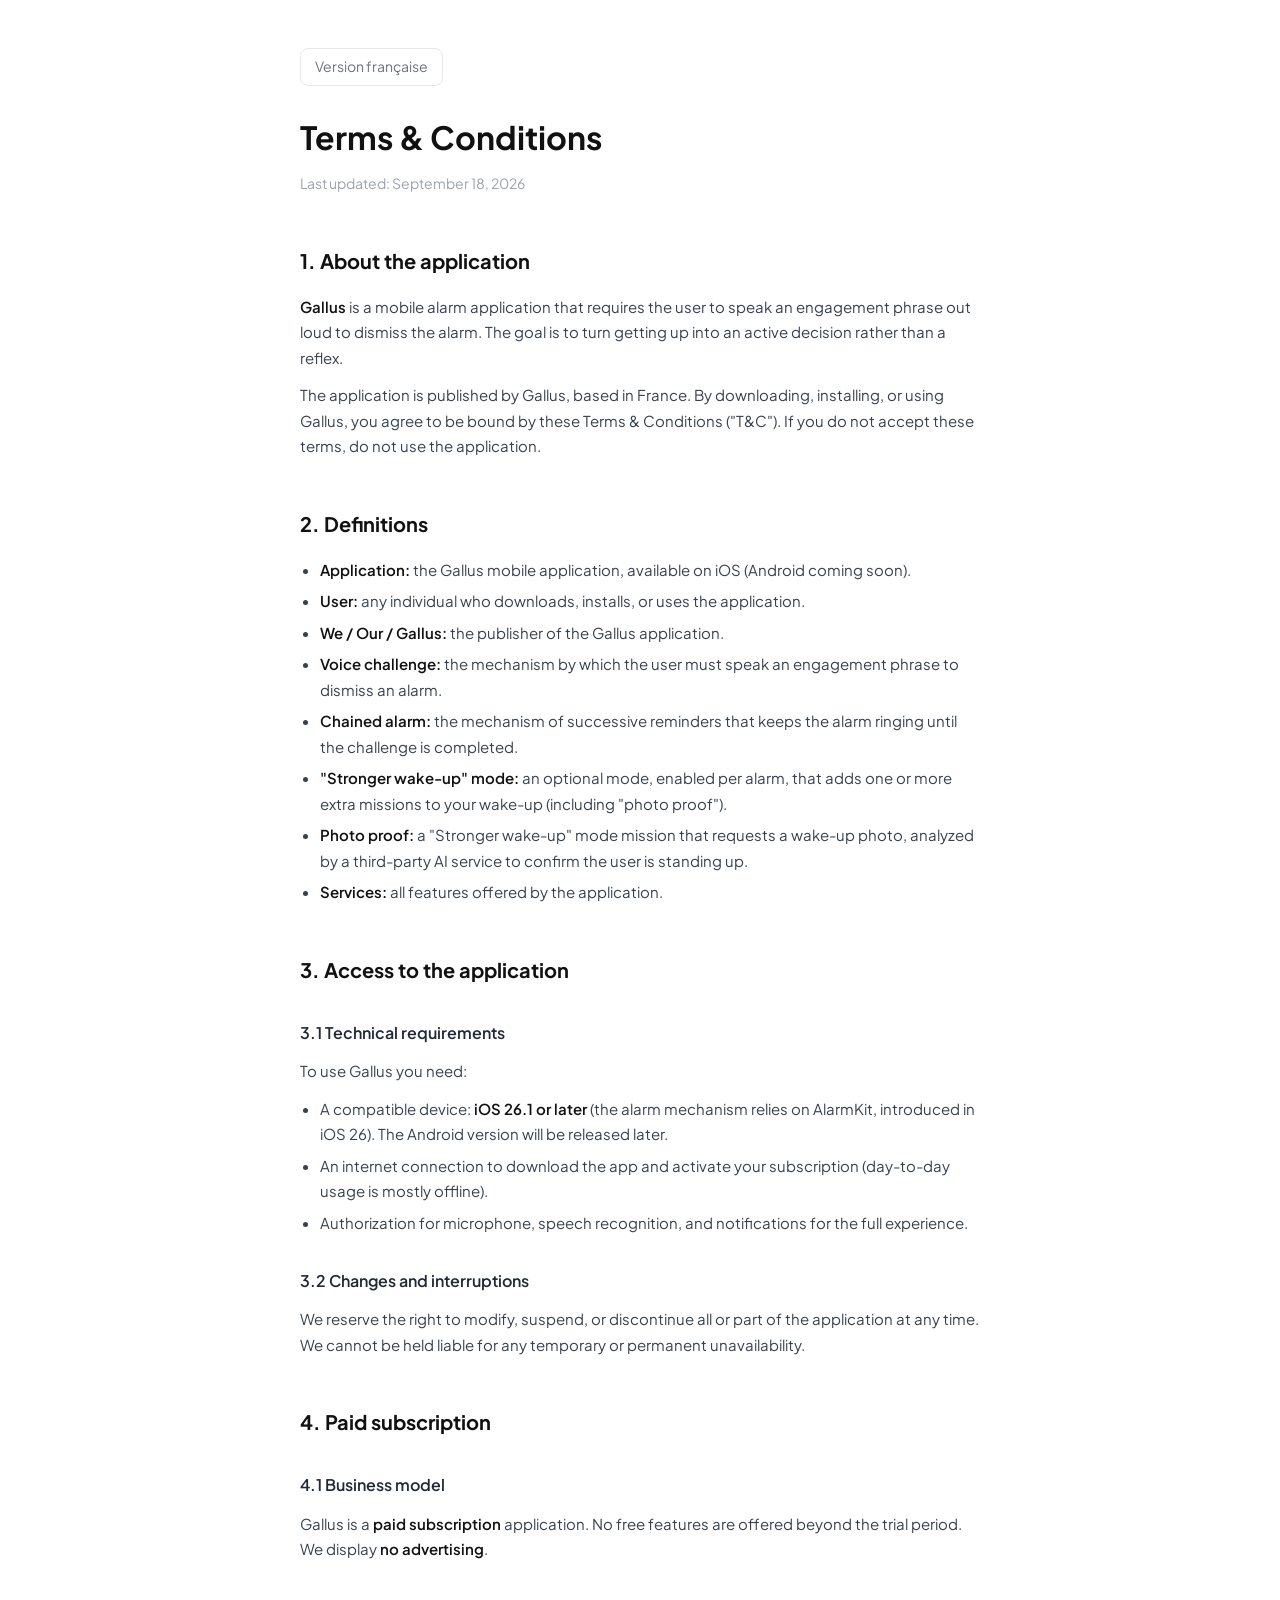
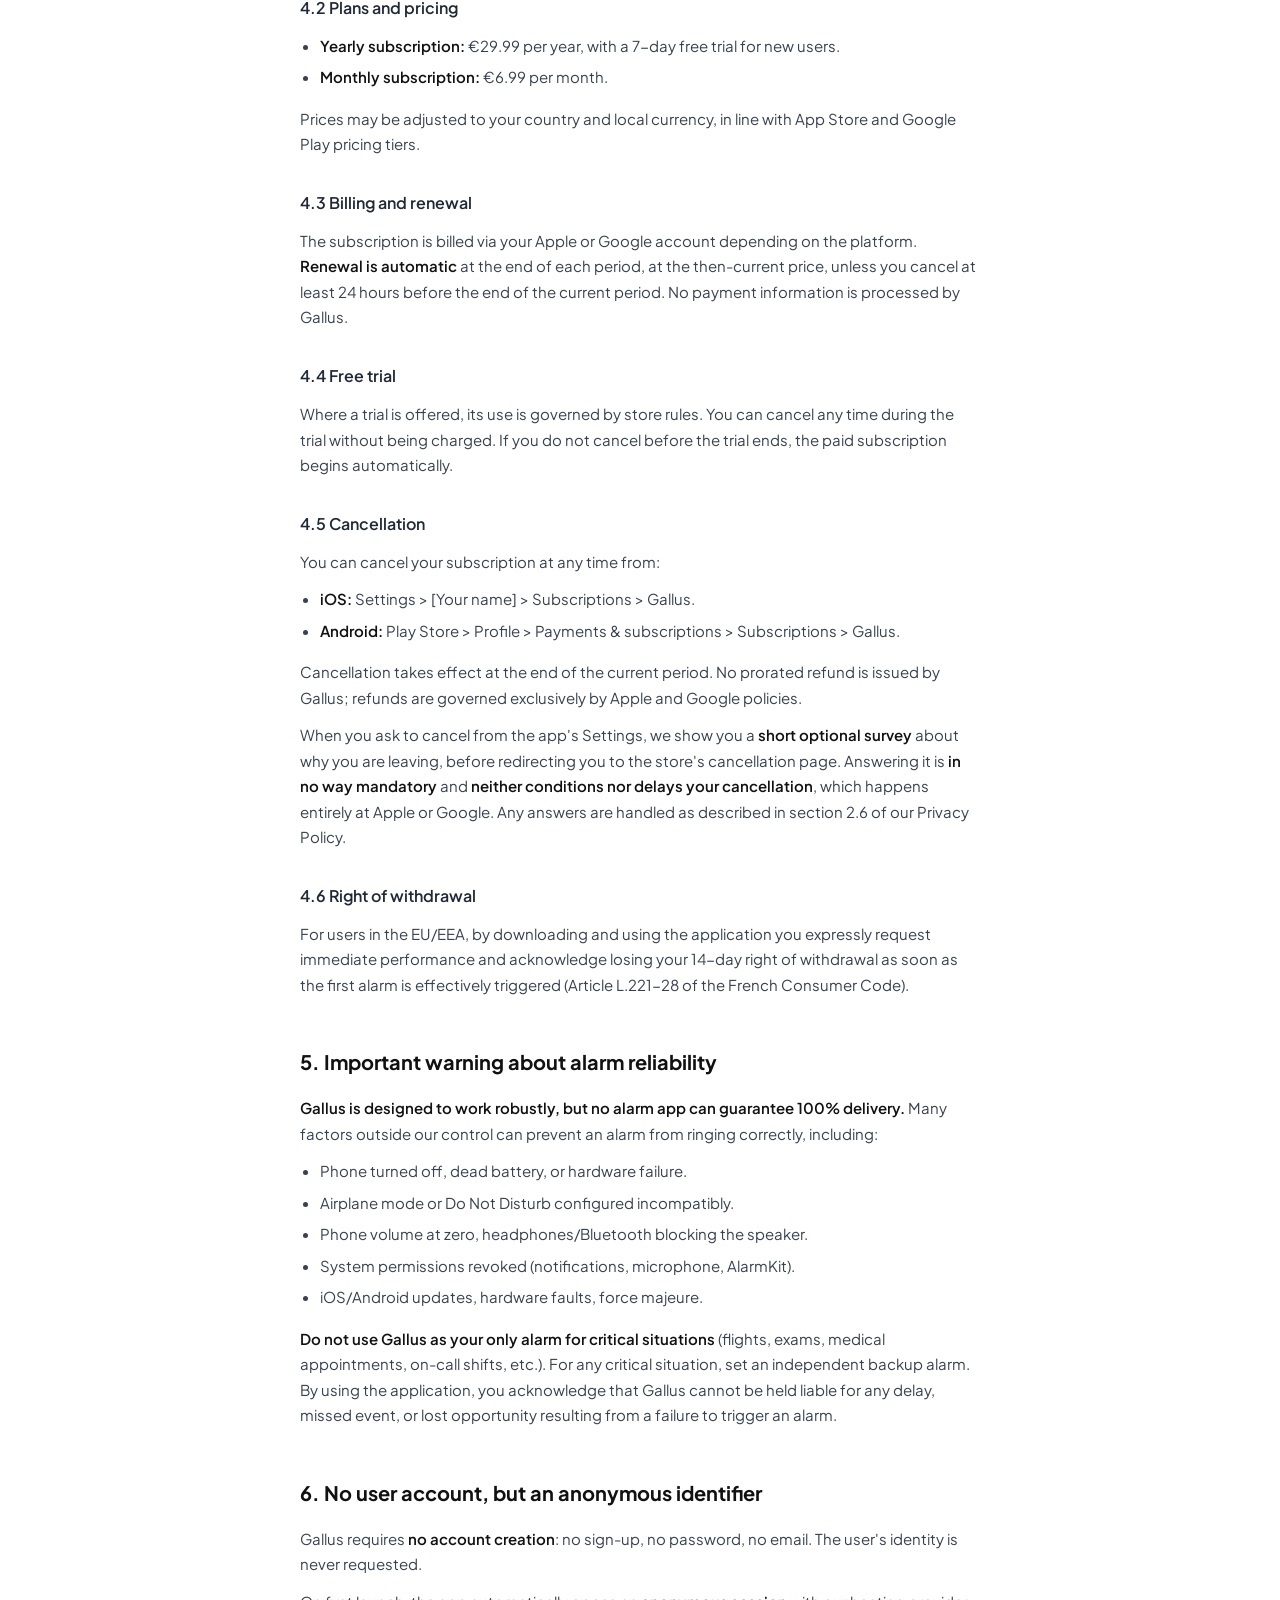
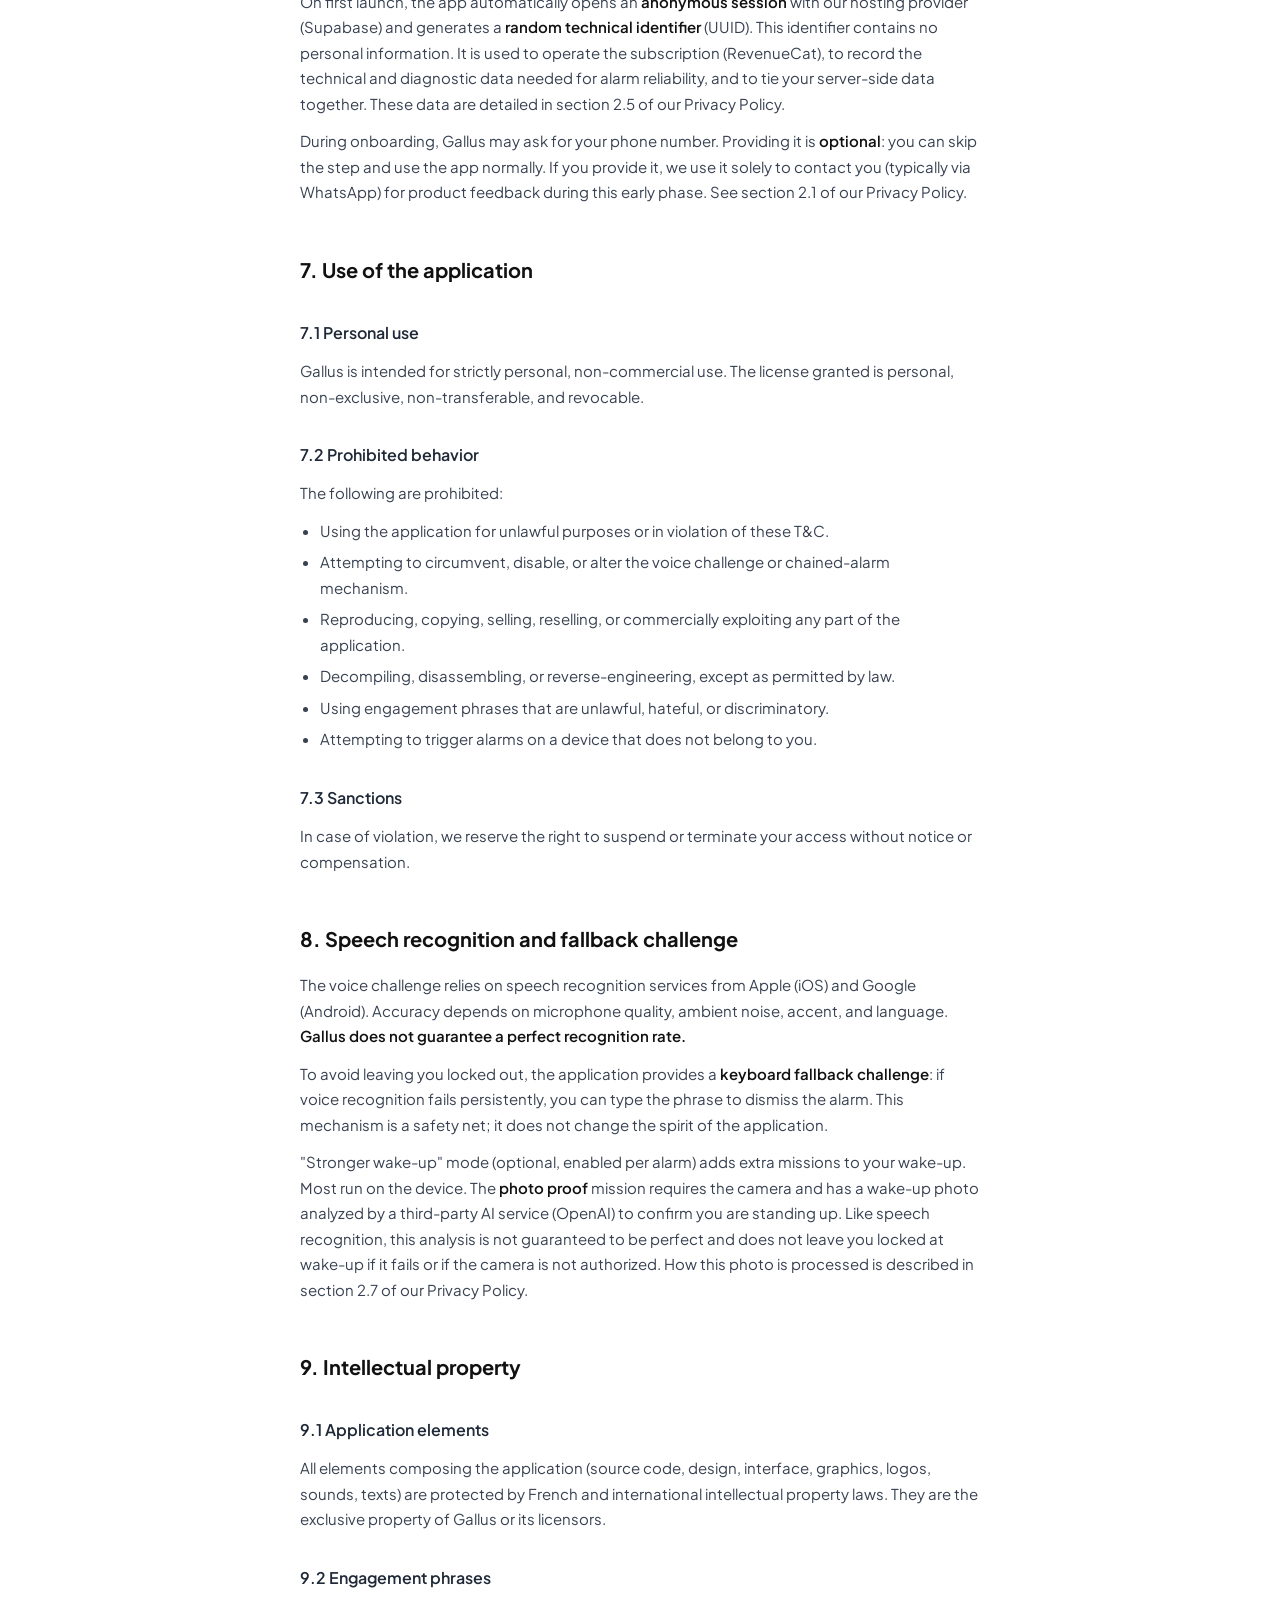
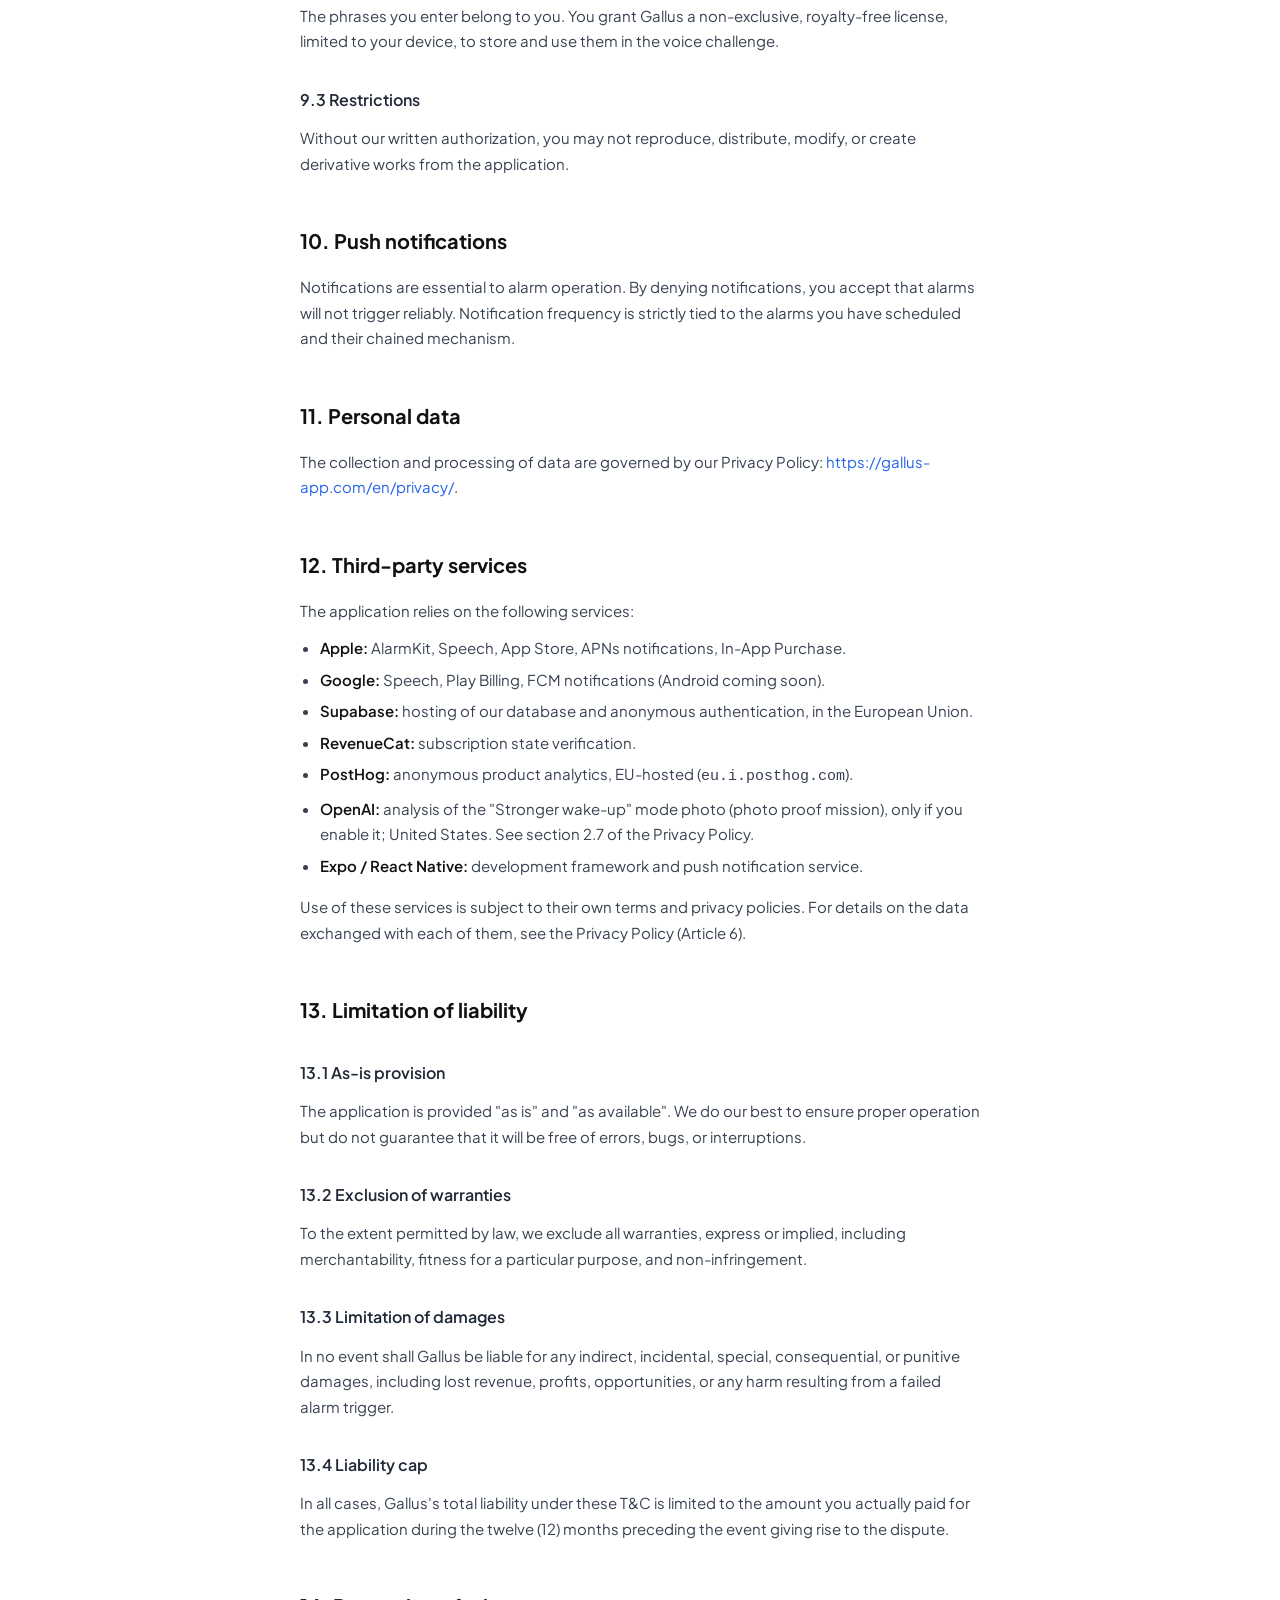
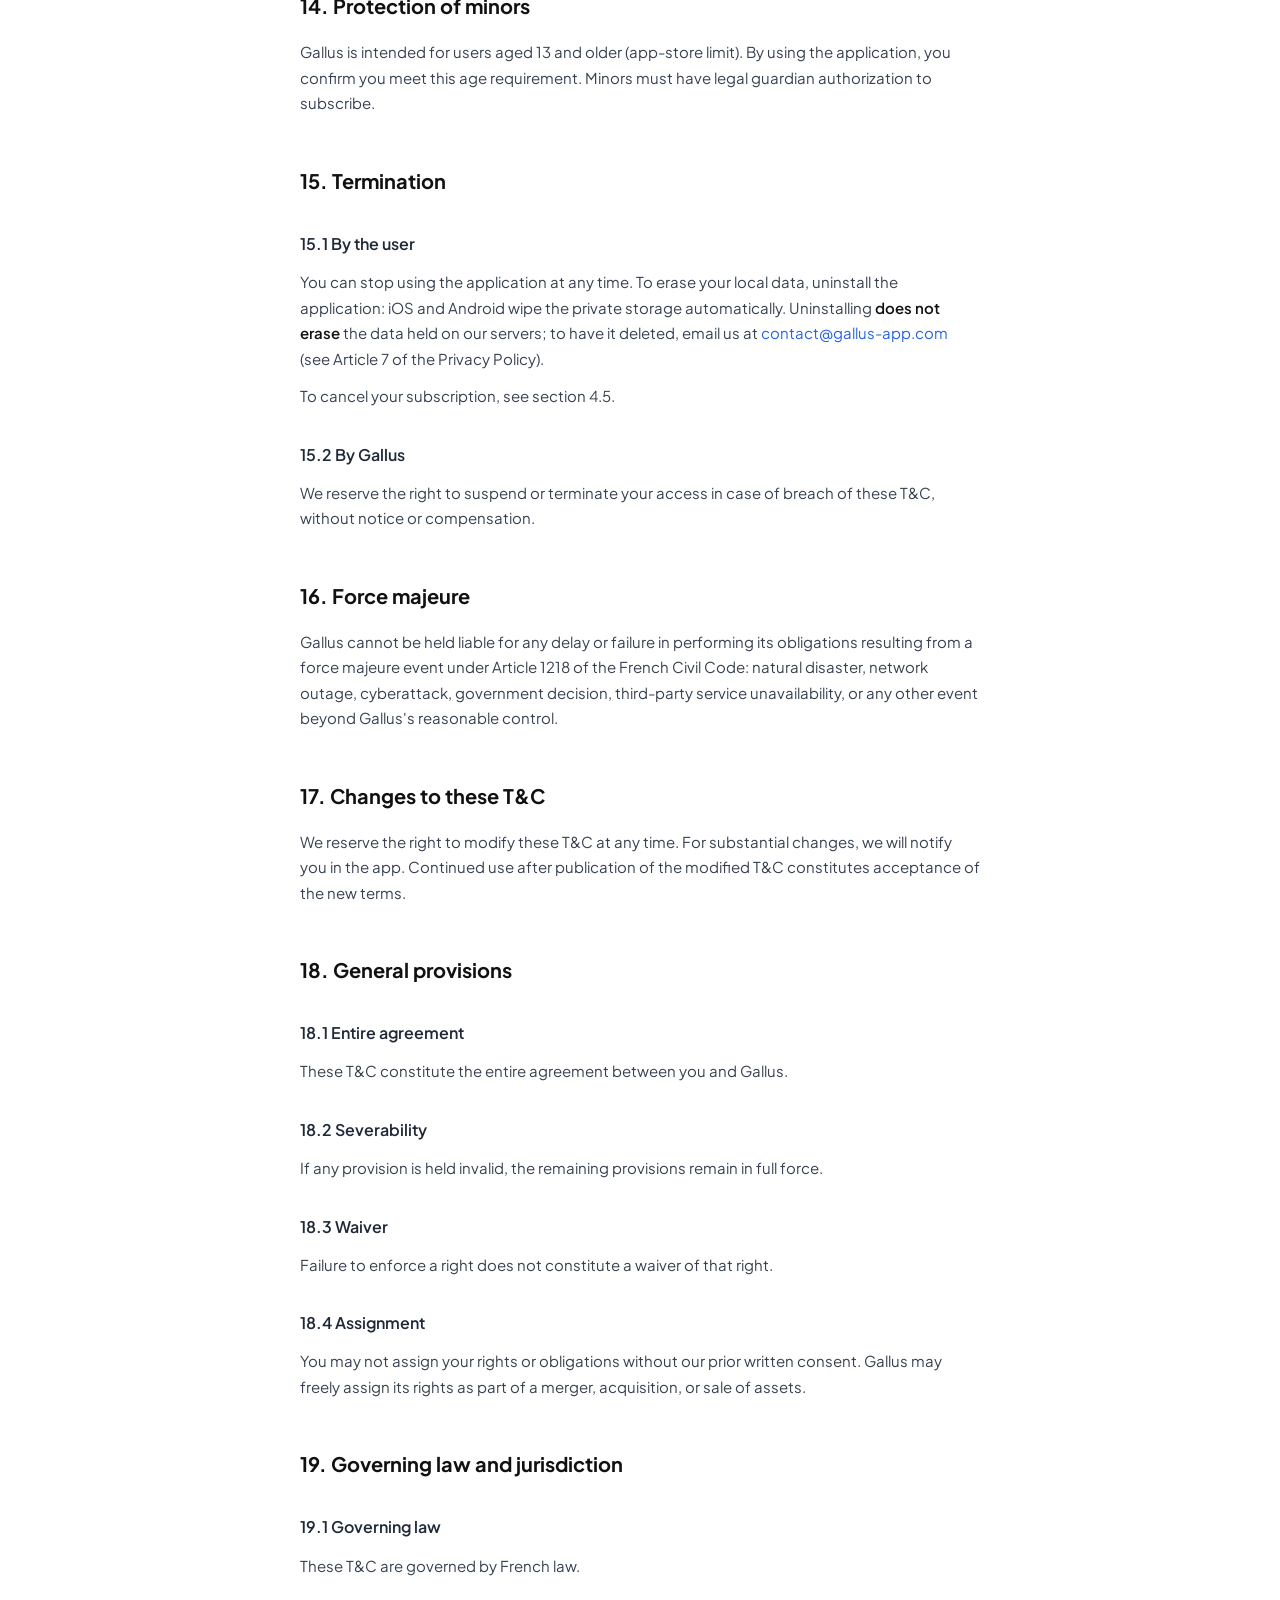
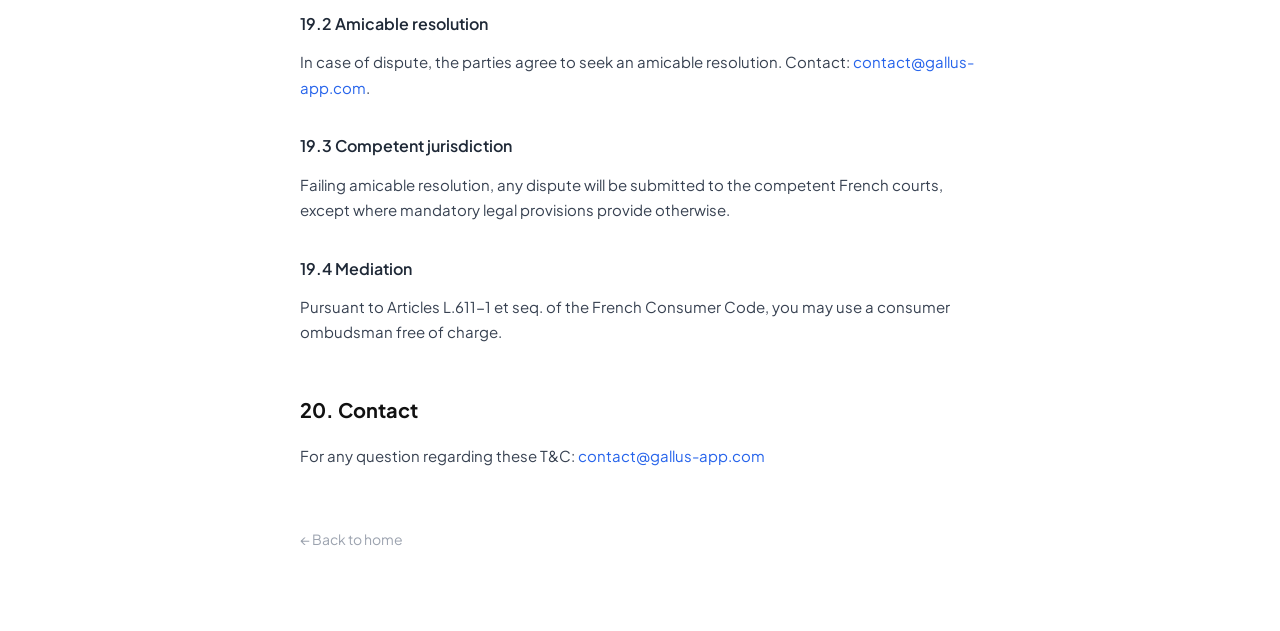
<file: en/terms/index.html>
<!DOCTYPE html>
<html lang="en">
<head>
  <meta charset="UTF-8">
  <meta name="viewport" content="width=device-width, initial-scale=1.0">
  <title>Terms & Conditions - Gallus</title>
  <link rel="icon" type="image/png" href="../../app_icon.png">
  <link rel="preconnect" href="https://fonts.googleapis.com">
  <link rel="preconnect" href="https://fonts.gstatic.com" crossorigin>
  <link href="https://fonts.googleapis.com/css2?family=Plus+Jakarta+Sans:wght@300;400;500;600;700&display=swap" rel="stylesheet">
  <link rel="stylesheet" href="../../legal.css">
</head>
<body>
  <div class="container">
    <a href="../../fr/terms/" class="lang-switch">Version française</a>
    <h1>Terms & Conditions</h1>
    <p class="updated">Last updated: September 18, 2026</p>

    <h2>1. About the application</h2>
    <p><strong>Gallus</strong> is a mobile alarm application that requires the user to speak an engagement phrase out loud to dismiss the alarm. The goal is to turn getting up into an active decision rather than a reflex.</p>
    <p>The application is published by Gallus, based in France. By downloading, installing, or using Gallus, you agree to be bound by these Terms & Conditions ("T&C"). If you do not accept these terms, do not use the application.</p>

    <h2>2. Definitions</h2>
    <ul>
      <li><strong>Application:</strong> the Gallus mobile application, available on iOS (Android coming soon).</li>
      <li><strong>User:</strong> any individual who downloads, installs, or uses the application.</li>
      <li><strong>We / Our / Gallus:</strong> the publisher of the Gallus application.</li>
      <li><strong>Voice challenge:</strong> the mechanism by which the user must speak an engagement phrase to dismiss an alarm.</li>
      <li><strong>Chained alarm:</strong> the mechanism of successive reminders that keeps the alarm ringing until the challenge is completed.</li>
      <li><strong>"Stronger wake-up" mode:</strong> an optional mode, enabled per alarm, that adds one or more extra missions to your wake-up (including "photo proof").</li>
      <li><strong>Photo proof:</strong> a "Stronger wake-up" mode mission that requests a wake-up photo, analyzed by a third-party AI service to confirm the user is standing up.</li>
      <li><strong>Services:</strong> all features offered by the application.</li>
    </ul>

    <h2>3. Access to the application</h2>
    <h3>3.1 Technical requirements</h3>
    <p>To use Gallus you need:</p>
    <ul>
      <li>A compatible device: <strong>iOS 26.1 or later</strong> (the alarm mechanism relies on AlarmKit, introduced in iOS 26). The Android version will be released later.</li>
      <li>An internet connection to download the app and activate your subscription (day-to-day usage is mostly offline).</li>
      <li>Authorization for microphone, speech recognition, and notifications for the full experience.</li>
    </ul>
    <h3>3.2 Changes and interruptions</h3>
    <p>We reserve the right to modify, suspend, or discontinue all or part of the application at any time. We cannot be held liable for any temporary or permanent unavailability.</p>

    <h2>4. Paid subscription</h2>
    <h3>4.1 Business model</h3>
    <p>Gallus is a <strong>paid subscription</strong> application. No free features are offered beyond the trial period. We display <strong>no advertising</strong>.</p>
    <h3>4.2 Plans and pricing</h3>
    <ul>
      <li><strong>Yearly subscription:</strong> €29.99 per year, with a 7-day free trial for new users.</li>
      <li><strong>Monthly subscription:</strong> €6.99 per month.</li>
    </ul>
    <p>Prices may be adjusted to your country and local currency, in line with App Store and Google Play pricing tiers.</p>
    <h3>4.3 Billing and renewal</h3>
    <p>The subscription is billed via your Apple or Google account depending on the platform. <strong>Renewal is automatic</strong> at the end of each period, at the then-current price, unless you cancel at least 24 hours before the end of the current period. No payment information is processed by Gallus.</p>
    <h3>4.4 Free trial</h3>
    <p>Where a trial is offered, its use is governed by store rules. You can cancel any time during the trial without being charged. If you do not cancel before the trial ends, the paid subscription begins automatically.</p>
    <h3>4.5 Cancellation</h3>
    <p>You can cancel your subscription at any time from:</p>
    <ul>
      <li><strong>iOS:</strong> Settings &gt; [Your name] &gt; Subscriptions &gt; Gallus.</li>
      <li><strong>Android:</strong> Play Store &gt; Profile &gt; Payments &amp; subscriptions &gt; Subscriptions &gt; Gallus.</li>
    </ul>
    <p>Cancellation takes effect at the end of the current period. No prorated refund is issued by Gallus; refunds are governed exclusively by Apple and Google policies.</p>
    <p>When you ask to cancel from the app's Settings, we show you a <strong>short optional survey</strong> about why you are leaving, before redirecting you to the store's cancellation page. Answering it is <strong>in no way mandatory</strong> and <strong>neither conditions nor delays your cancellation</strong>, which happens entirely at Apple or Google. Any answers are handled as described in section 2.6 of our Privacy Policy.</p>
    <h3>4.6 Right of withdrawal</h3>
    <p>For users in the EU/EEA, by downloading and using the application you expressly request immediate performance and acknowledge losing your 14-day right of withdrawal as soon as the first alarm is effectively triggered (Article L.221-28 of the French Consumer Code).</p>

    <h2>5. Important warning about alarm reliability</h2>
    <p><strong>Gallus is designed to work robustly, but no alarm app can guarantee 100% delivery.</strong> Many factors outside our control can prevent an alarm from ringing correctly, including:</p>
    <ul>
      <li>Phone turned off, dead battery, or hardware failure.</li>
      <li>Airplane mode or Do Not Disturb configured incompatibly.</li>
      <li>Phone volume at zero, headphones/Bluetooth blocking the speaker.</li>
      <li>System permissions revoked (notifications, microphone, AlarmKit).</li>
      <li>iOS/Android updates, hardware faults, force majeure.</li>
    </ul>
    <p><strong>Do not use Gallus as your only alarm for critical situations</strong> (flights, exams, medical appointments, on-call shifts, etc.). For any critical situation, set an independent backup alarm. By using the application, you acknowledge that Gallus cannot be held liable for any delay, missed event, or lost opportunity resulting from a failure to trigger an alarm.</p>

    <h2>6. No user account, but an anonymous identifier</h2>
    <p>Gallus requires <strong>no account creation</strong>: no sign-up, no password, no email. The user's identity is never requested.</p>
    <p>On first launch, the app automatically opens an <strong>anonymous session</strong> with our hosting provider (Supabase) and generates a <strong>random technical identifier</strong> (UUID). This identifier contains no personal information. It is used to operate the subscription (RevenueCat), to record the technical and diagnostic data needed for alarm reliability, and to tie your server-side data together. These data are detailed in section 2.5 of our Privacy Policy.</p>
    <p>During onboarding, Gallus may ask for your phone number. Providing it is <strong>optional</strong>: you can skip the step and use the app normally. If you provide it, we use it solely to contact you (typically via WhatsApp) for product feedback during this early phase. See section 2.1 of our Privacy Policy.</p>

    <h2>7. Use of the application</h2>
    <h3>7.1 Personal use</h3>
    <p>Gallus is intended for strictly personal, non-commercial use. The license granted is personal, non-exclusive, non-transferable, and revocable.</p>
    <h3>7.2 Prohibited behavior</h3>
    <p>The following are prohibited:</p>
    <ul>
      <li>Using the application for unlawful purposes or in violation of these T&C.</li>
      <li>Attempting to circumvent, disable, or alter the voice challenge or chained-alarm mechanism.</li>
      <li>Reproducing, copying, selling, reselling, or commercially exploiting any part of the application.</li>
      <li>Decompiling, disassembling, or reverse-engineering, except as permitted by law.</li>
      <li>Using engagement phrases that are unlawful, hateful, or discriminatory.</li>
      <li>Attempting to trigger alarms on a device that does not belong to you.</li>
    </ul>
    <h3>7.3 Sanctions</h3>
    <p>In case of violation, we reserve the right to suspend or terminate your access without notice or compensation.</p>

    <h2>8. Speech recognition and fallback challenge</h2>
    <p>The voice challenge relies on speech recognition services from Apple (iOS) and Google (Android). Accuracy depends on microphone quality, ambient noise, accent, and language. <strong>Gallus does not guarantee a perfect recognition rate.</strong></p>
    <p>To avoid leaving you locked out, the application provides a <strong>keyboard fallback challenge</strong>: if voice recognition fails persistently, you can type the phrase to dismiss the alarm. This mechanism is a safety net; it does not change the spirit of the application.</p>
    <p>"Stronger wake-up" mode (optional, enabled per alarm) adds extra missions to your wake-up. Most run on the device. The <strong>photo proof</strong> mission requires the camera and has a wake-up photo analyzed by a third-party AI service (OpenAI) to confirm you are standing up. Like speech recognition, this analysis is not guaranteed to be perfect and does not leave you locked at wake-up if it fails or if the camera is not authorized. How this photo is processed is described in section 2.7 of our Privacy Policy.</p>

    <h2>9. Intellectual property</h2>
    <h3>9.1 Application elements</h3>
    <p>All elements composing the application (source code, design, interface, graphics, logos, sounds, texts) are protected by French and international intellectual property laws. They are the exclusive property of Gallus or its licensors.</p>
    <h3>9.2 Engagement phrases</h3>
    <p>The phrases you enter belong to you. You grant Gallus a non-exclusive, royalty-free license, limited to your device, to store and use them in the voice challenge.</p>
    <h3>9.3 Restrictions</h3>
    <p>Without our written authorization, you may not reproduce, distribute, modify, or create derivative works from the application.</p>

    <h2>10. Push notifications</h2>
    <p>Notifications are essential to alarm operation. By denying notifications, you accept that alarms will not trigger reliably. Notification frequency is strictly tied to the alarms you have scheduled and their chained mechanism.</p>

    <h2>11. Personal data</h2>
    <p>The collection and processing of data are governed by our Privacy Policy: <a href="https://gallus-app.com/en/privacy/" target="_blank" rel="noopener noreferrer">https://gallus-app.com/en/privacy/</a>.</p>

    <h2>12. Third-party services</h2>
    <p>The application relies on the following services:</p>
    <ul>
      <li><strong>Apple:</strong> AlarmKit, Speech, App Store, APNs notifications, In-App Purchase.</li>
      <li><strong>Google:</strong> Speech, Play Billing, FCM notifications (Android coming soon).</li>
      <li><strong>Supabase:</strong> hosting of our database and anonymous authentication, in the European Union.</li>
      <li><strong>RevenueCat:</strong> subscription state verification.</li>
      <li><strong>PostHog:</strong> anonymous product analytics, EU-hosted (<code>eu.i.posthog.com</code>).</li>
      <li><strong>OpenAI:</strong> analysis of the "Stronger wake-up" mode photo (photo proof mission), only if you enable it; United States. See section 2.7 of the Privacy Policy.</li>
      <li><strong>Expo / React Native:</strong> development framework and push notification service.</li>
    </ul>
    <p>Use of these services is subject to their own terms and privacy policies. For details on the data exchanged with each of them, see the Privacy Policy (Article 6).</p>

    <h2>13. Limitation of liability</h2>
    <h3>13.1 As-is provision</h3>
    <p>The application is provided "as is" and "as available". We do our best to ensure proper operation but do not guarantee that it will be free of errors, bugs, or interruptions.</p>
    <h3>13.2 Exclusion of warranties</h3>
    <p>To the extent permitted by law, we exclude all warranties, express or implied, including merchantability, fitness for a particular purpose, and non-infringement.</p>
    <h3>13.3 Limitation of damages</h3>
    <p>In no event shall Gallus be liable for any indirect, incidental, special, consequential, or punitive damages, including lost revenue, profits, opportunities, or any harm resulting from a failed alarm trigger.</p>
    <h3>13.4 Liability cap</h3>
    <p>In all cases, Gallus's total liability under these T&C is limited to the amount you actually paid for the application during the twelve (12) months preceding the event giving rise to the dispute.</p>

    <h2>14. Protection of minors</h2>
    <p>Gallus is intended for users aged 13 and older (app-store limit). By using the application, you confirm you meet this age requirement. Minors must have legal guardian authorization to subscribe.</p>

    <h2>15. Termination</h2>
    <h3>15.1 By the user</h3>
    <p>You can stop using the application at any time. To erase your local data, uninstall the application: iOS and Android wipe the private storage automatically. Uninstalling <strong>does not erase</strong> the data held on our servers; to have it deleted, email us at <a href="mailto:contact@gallus-app.com">contact@gallus-app.com</a> (see Article 7 of the Privacy Policy).</p>
    <p>To cancel your subscription, see section 4.5.</p>
    <h3>15.2 By Gallus</h3>
    <p>We reserve the right to suspend or terminate your access in case of breach of these T&C, without notice or compensation.</p>

    <h2>16. Force majeure</h2>
    <p>Gallus cannot be held liable for any delay or failure in performing its obligations resulting from a force majeure event under Article 1218 of the French Civil Code: natural disaster, network outage, cyberattack, government decision, third-party service unavailability, or any other event beyond Gallus's reasonable control.</p>

    <h2>17. Changes to these T&C</h2>
    <p>We reserve the right to modify these T&C at any time. For substantial changes, we will notify you in the app. Continued use after publication of the modified T&C constitutes acceptance of the new terms.</p>

    <h2>18. General provisions</h2>
    <h3>18.1 Entire agreement</h3>
    <p>These T&C constitute the entire agreement between you and Gallus.</p>
    <h3>18.2 Severability</h3>
    <p>If any provision is held invalid, the remaining provisions remain in full force.</p>
    <h3>18.3 Waiver</h3>
    <p>Failure to enforce a right does not constitute a waiver of that right.</p>
    <h3>18.4 Assignment</h3>
    <p>You may not assign your rights or obligations without our prior written consent. Gallus may freely assign its rights as part of a merger, acquisition, or sale of assets.</p>

    <h2>19. Governing law and jurisdiction</h2>
    <h3>19.1 Governing law</h3>
    <p>These T&C are governed by French law.</p>
    <h3>19.2 Amicable resolution</h3>
    <p>In case of dispute, the parties agree to seek an amicable resolution. Contact: <a href="mailto:contact@gallus-app.com">contact@gallus-app.com</a>.</p>
    <h3>19.3 Competent jurisdiction</h3>
    <p>Failing amicable resolution, any dispute will be submitted to the competent French courts, except where mandatory legal provisions provide otherwise.</p>
    <h3>19.4 Mediation</h3>
    <p>Pursuant to Articles L.611-1 et seq. of the French Consumer Code, you may use a consumer ombudsman free of charge.</p>

    <h2>20. Contact</h2>
    <p>For any question regarding these T&C: <a href="mailto:contact@gallus-app.com">contact@gallus-app.com</a></p>

    <a href="../../" class="back-home">&larr; Back to home</a>
  </div>
</body>
</html>
</file>
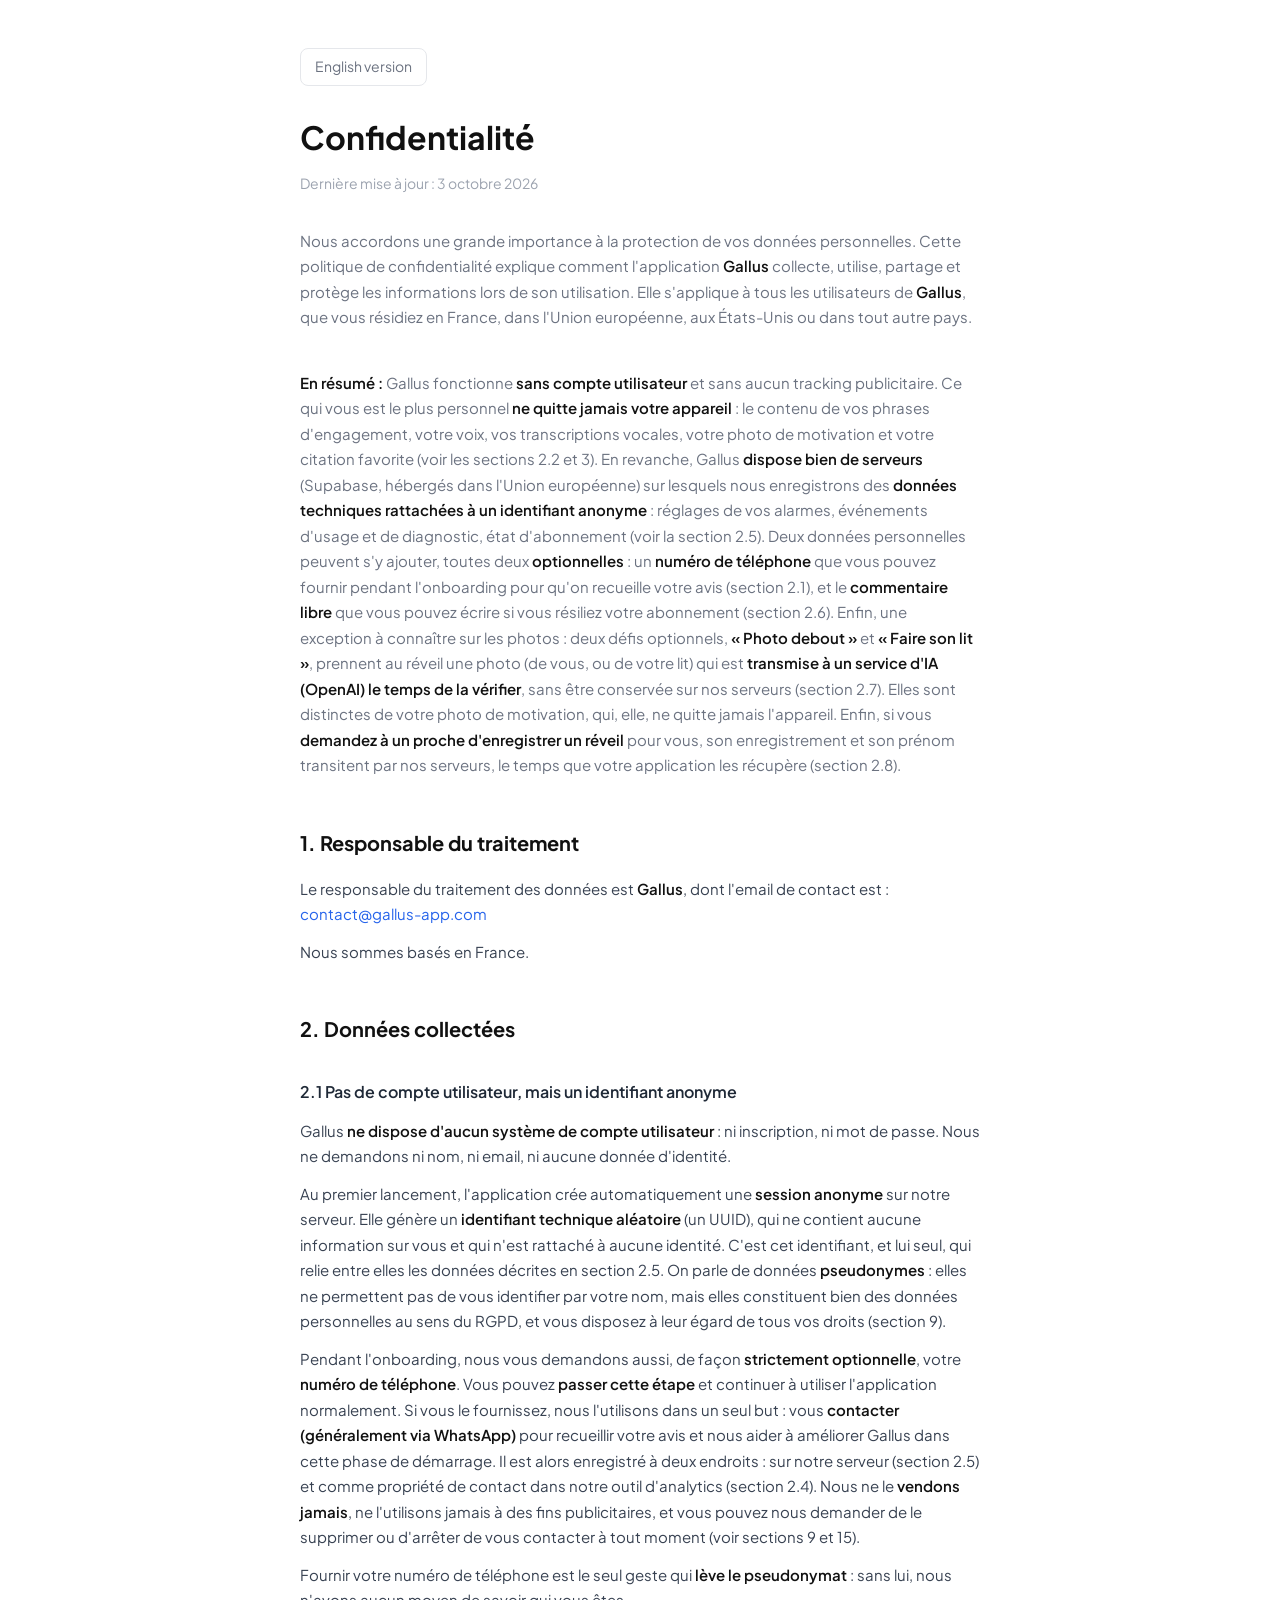
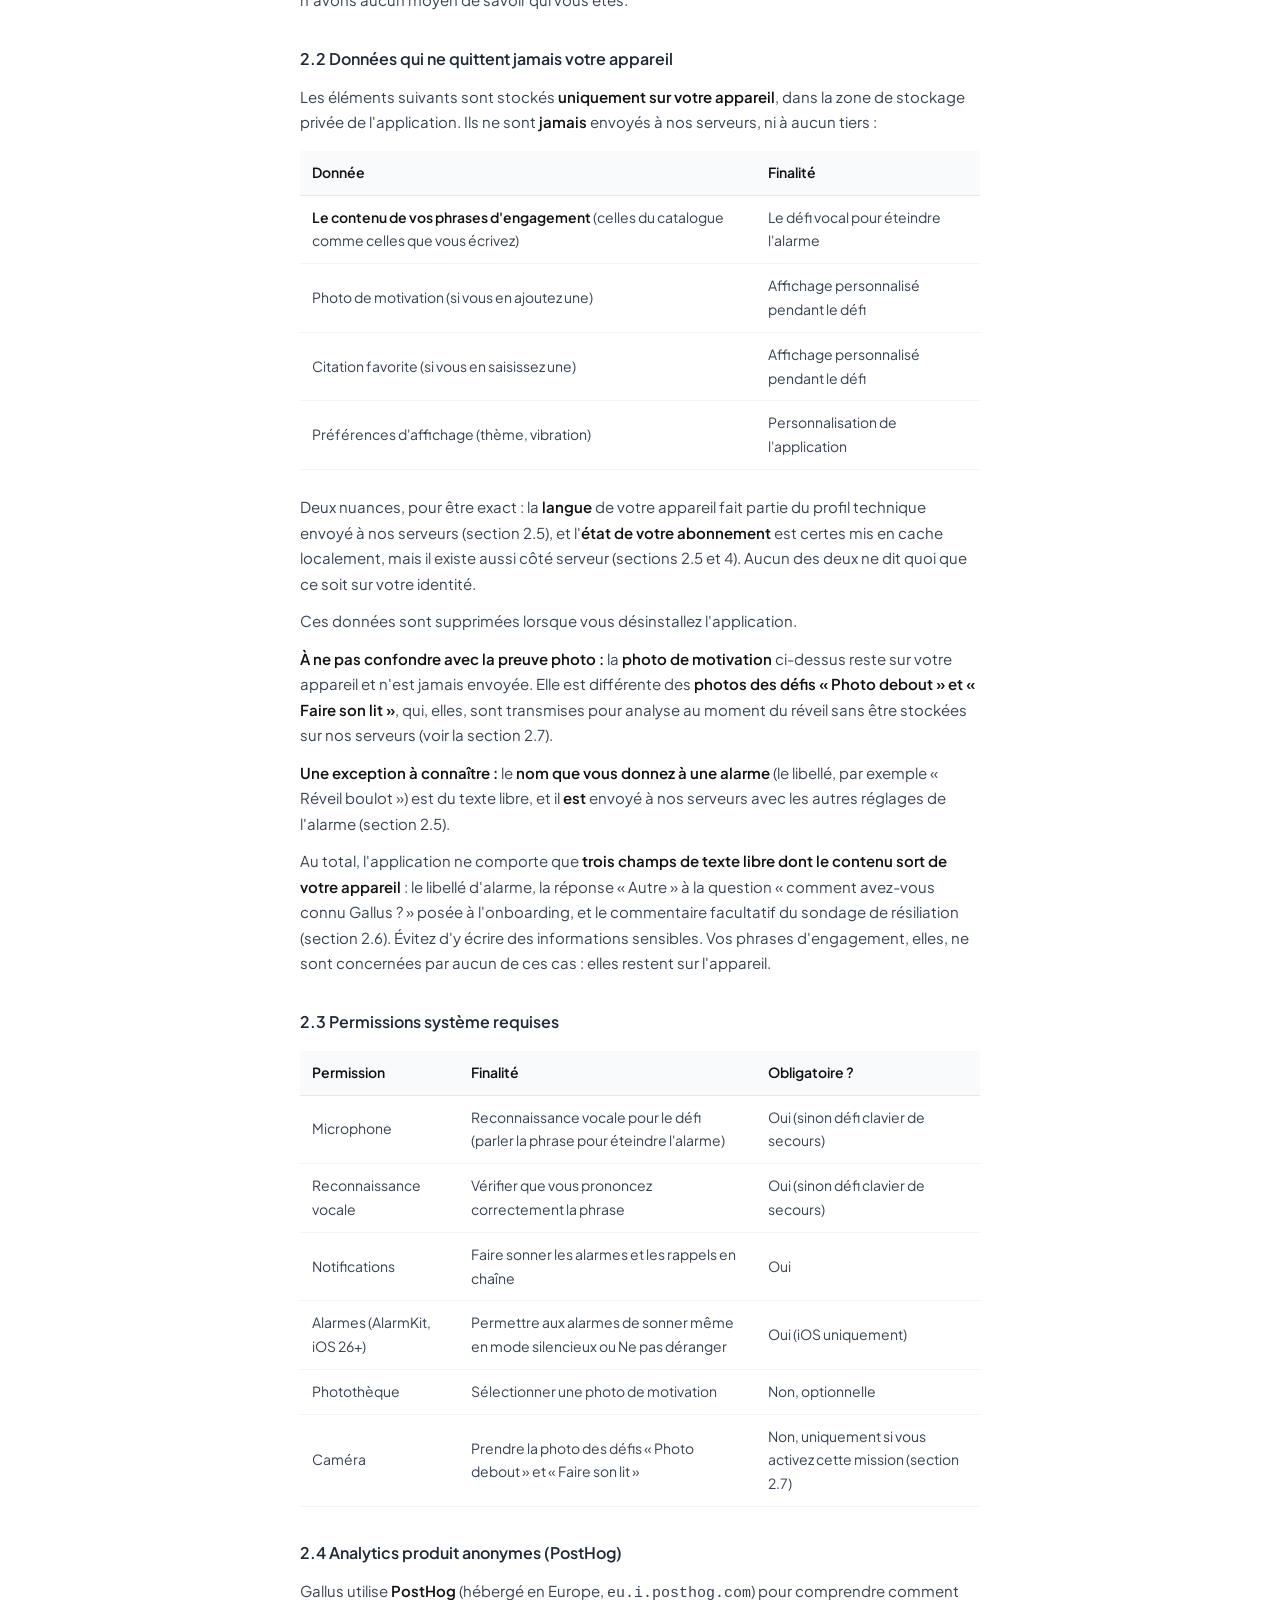
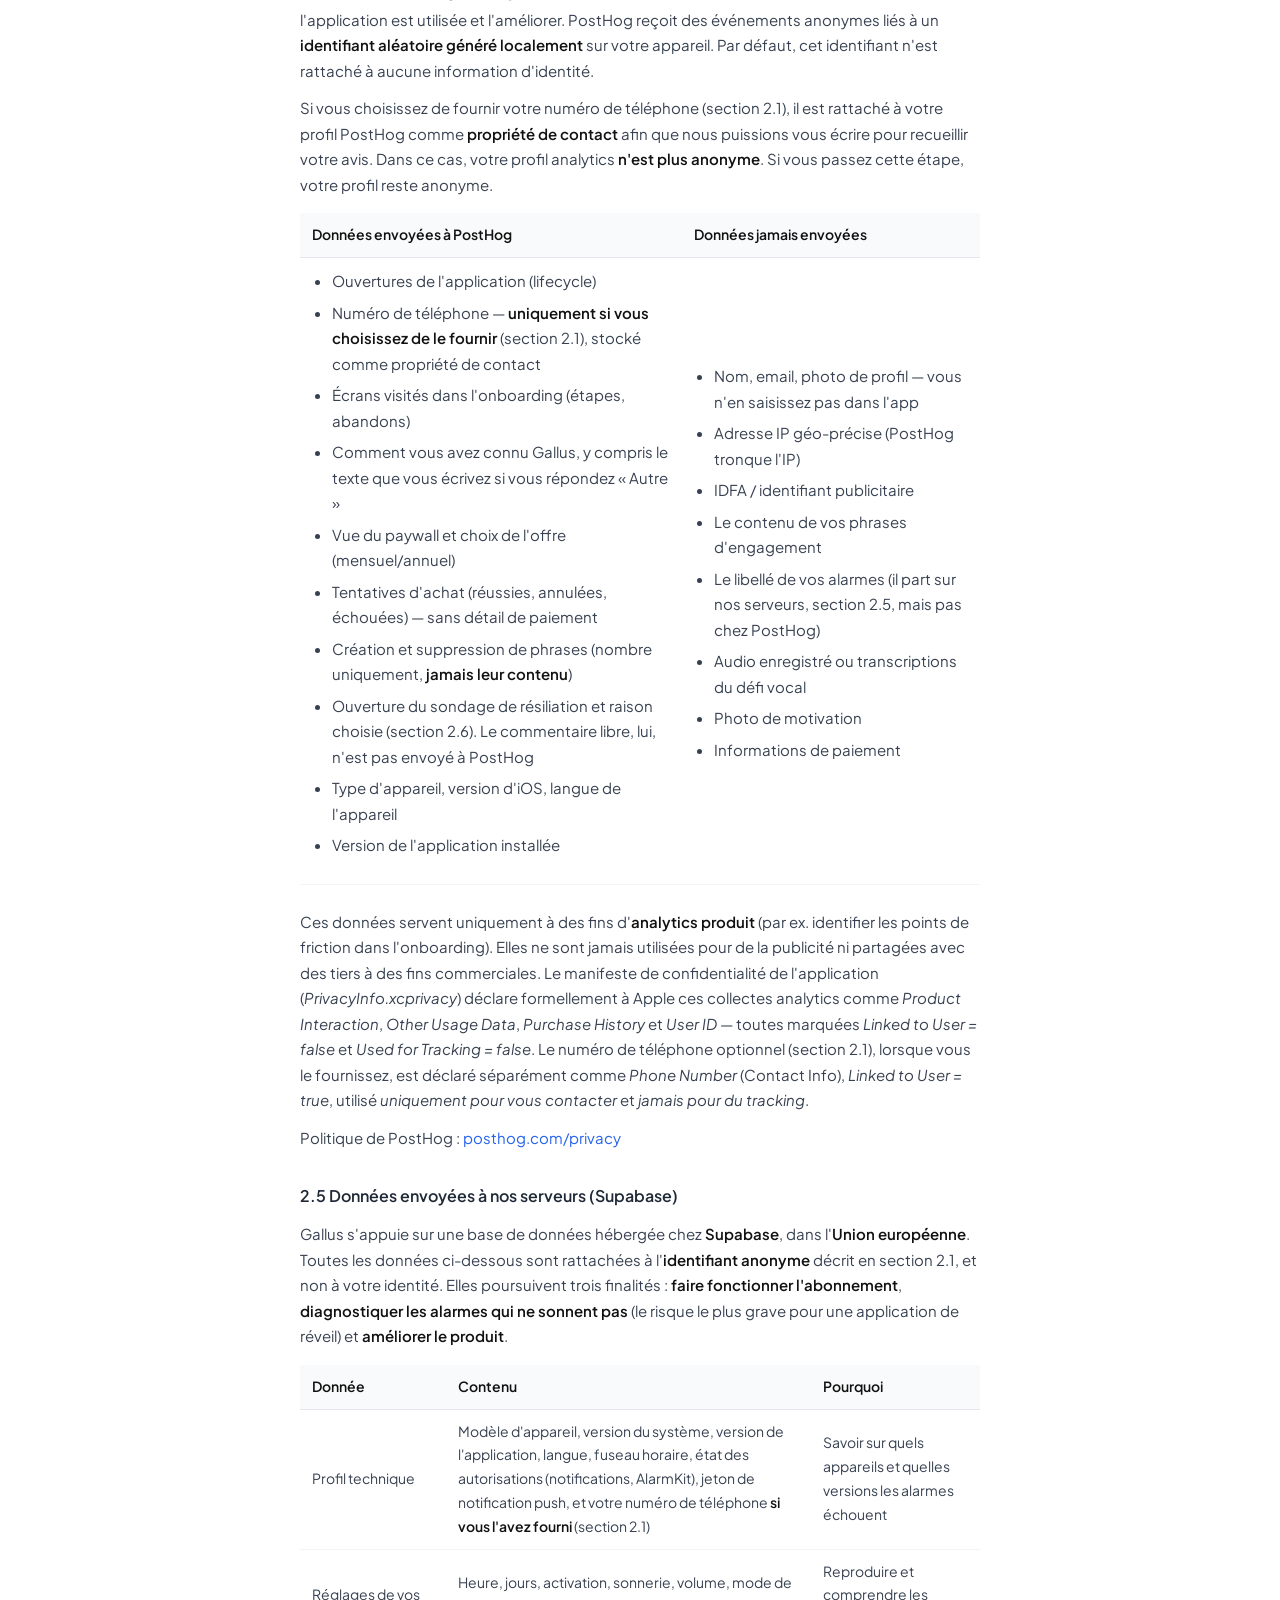
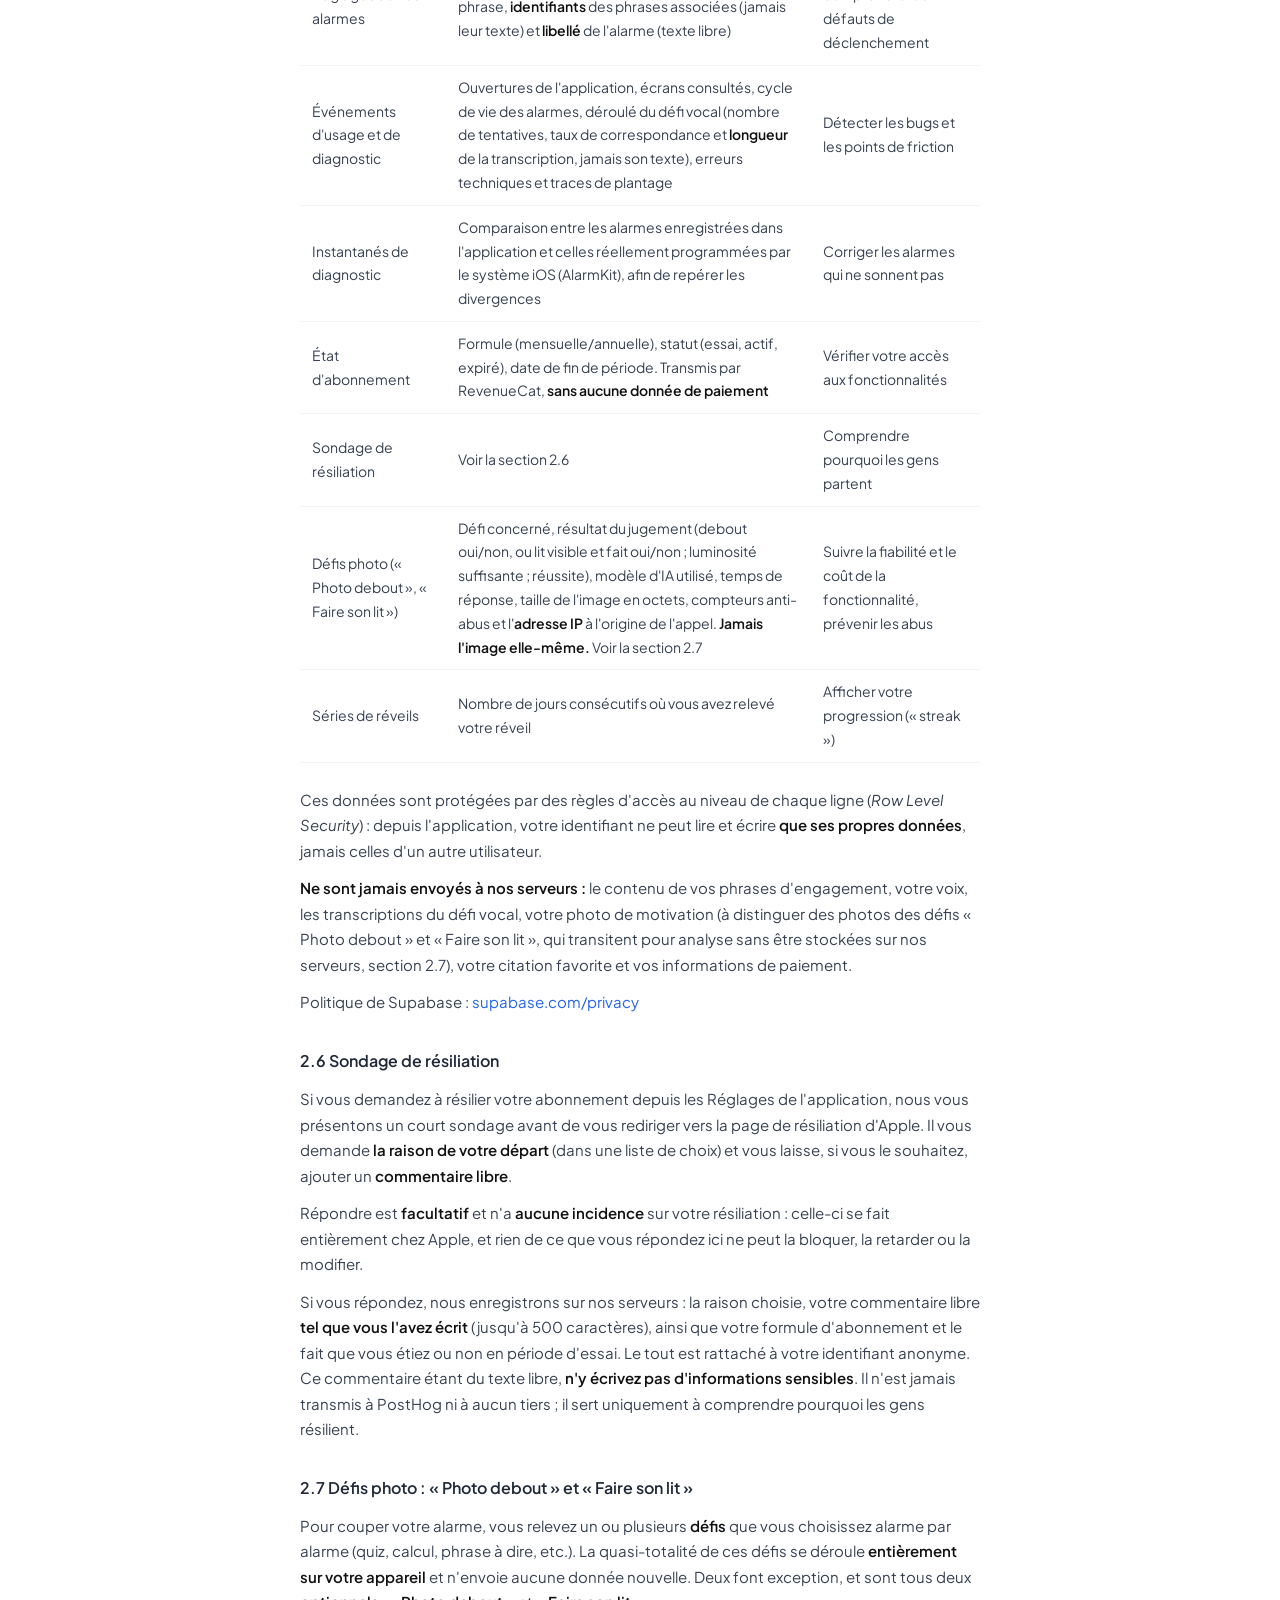
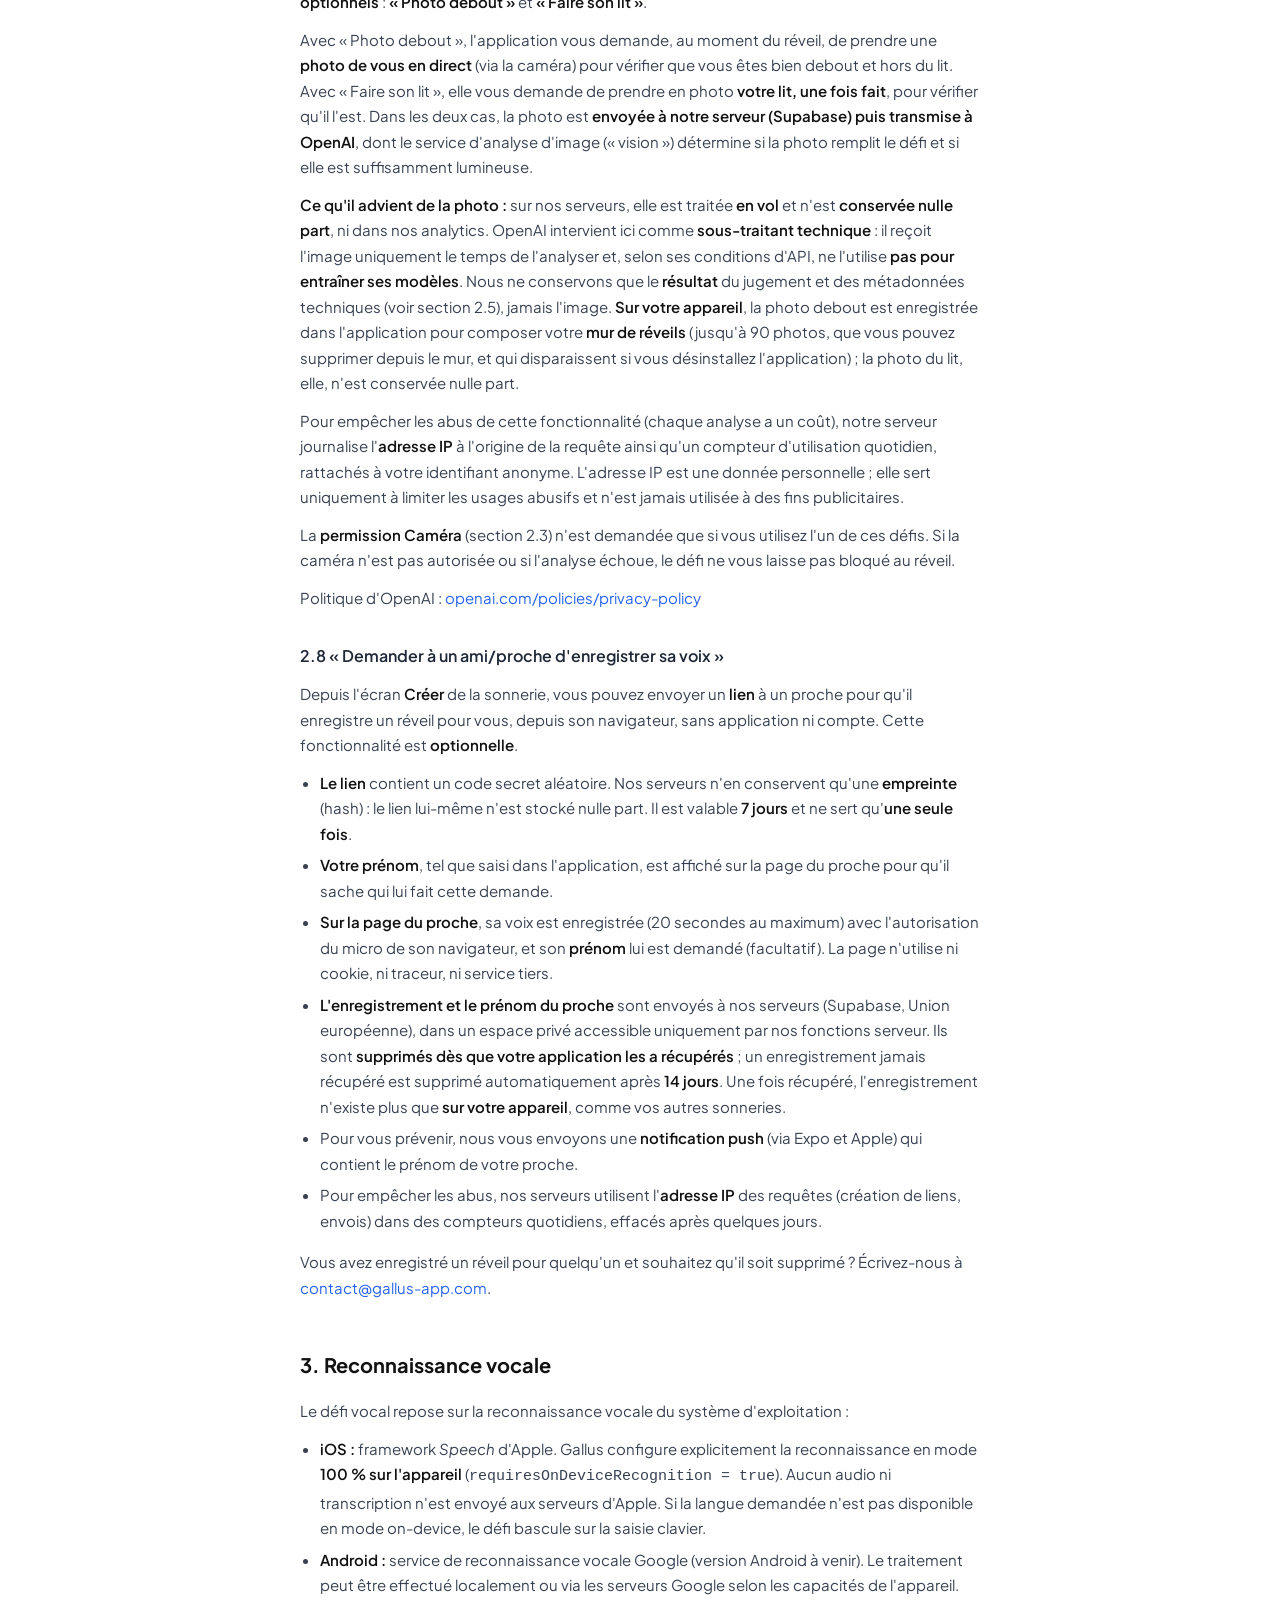
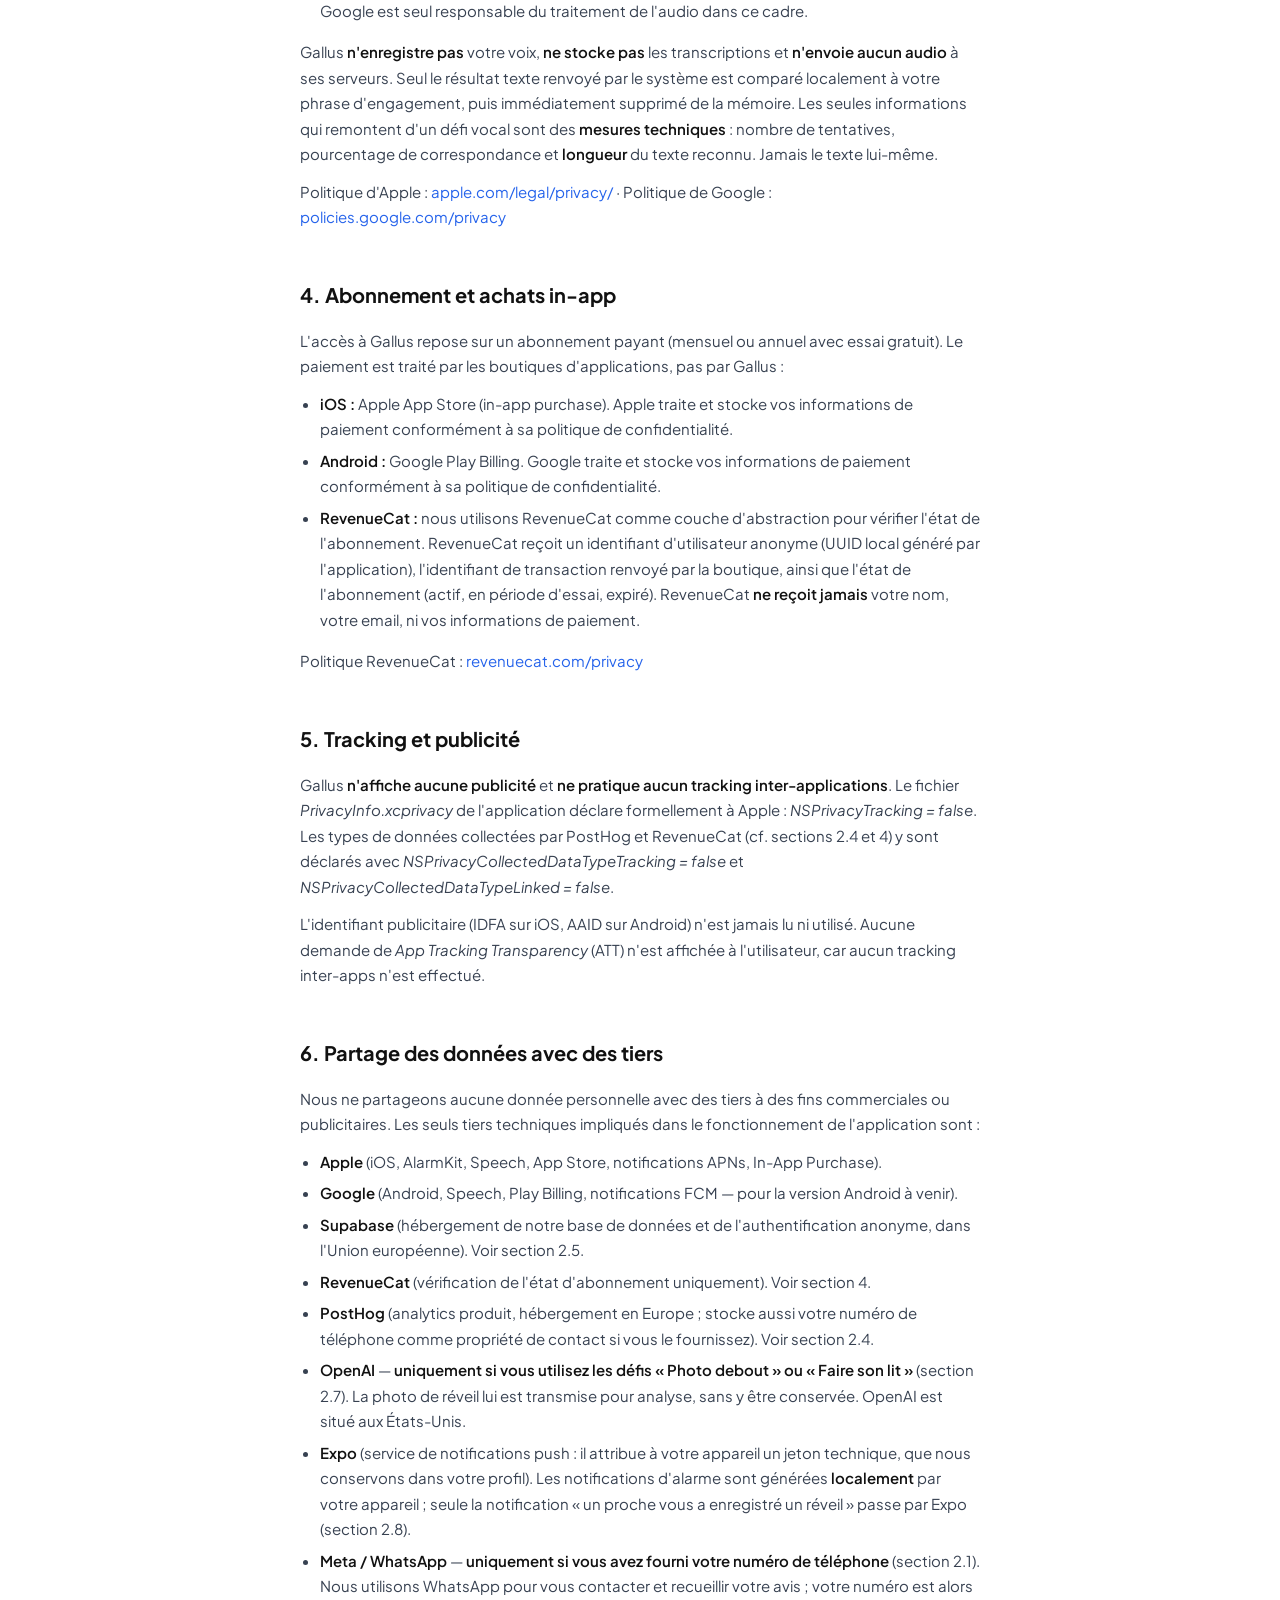
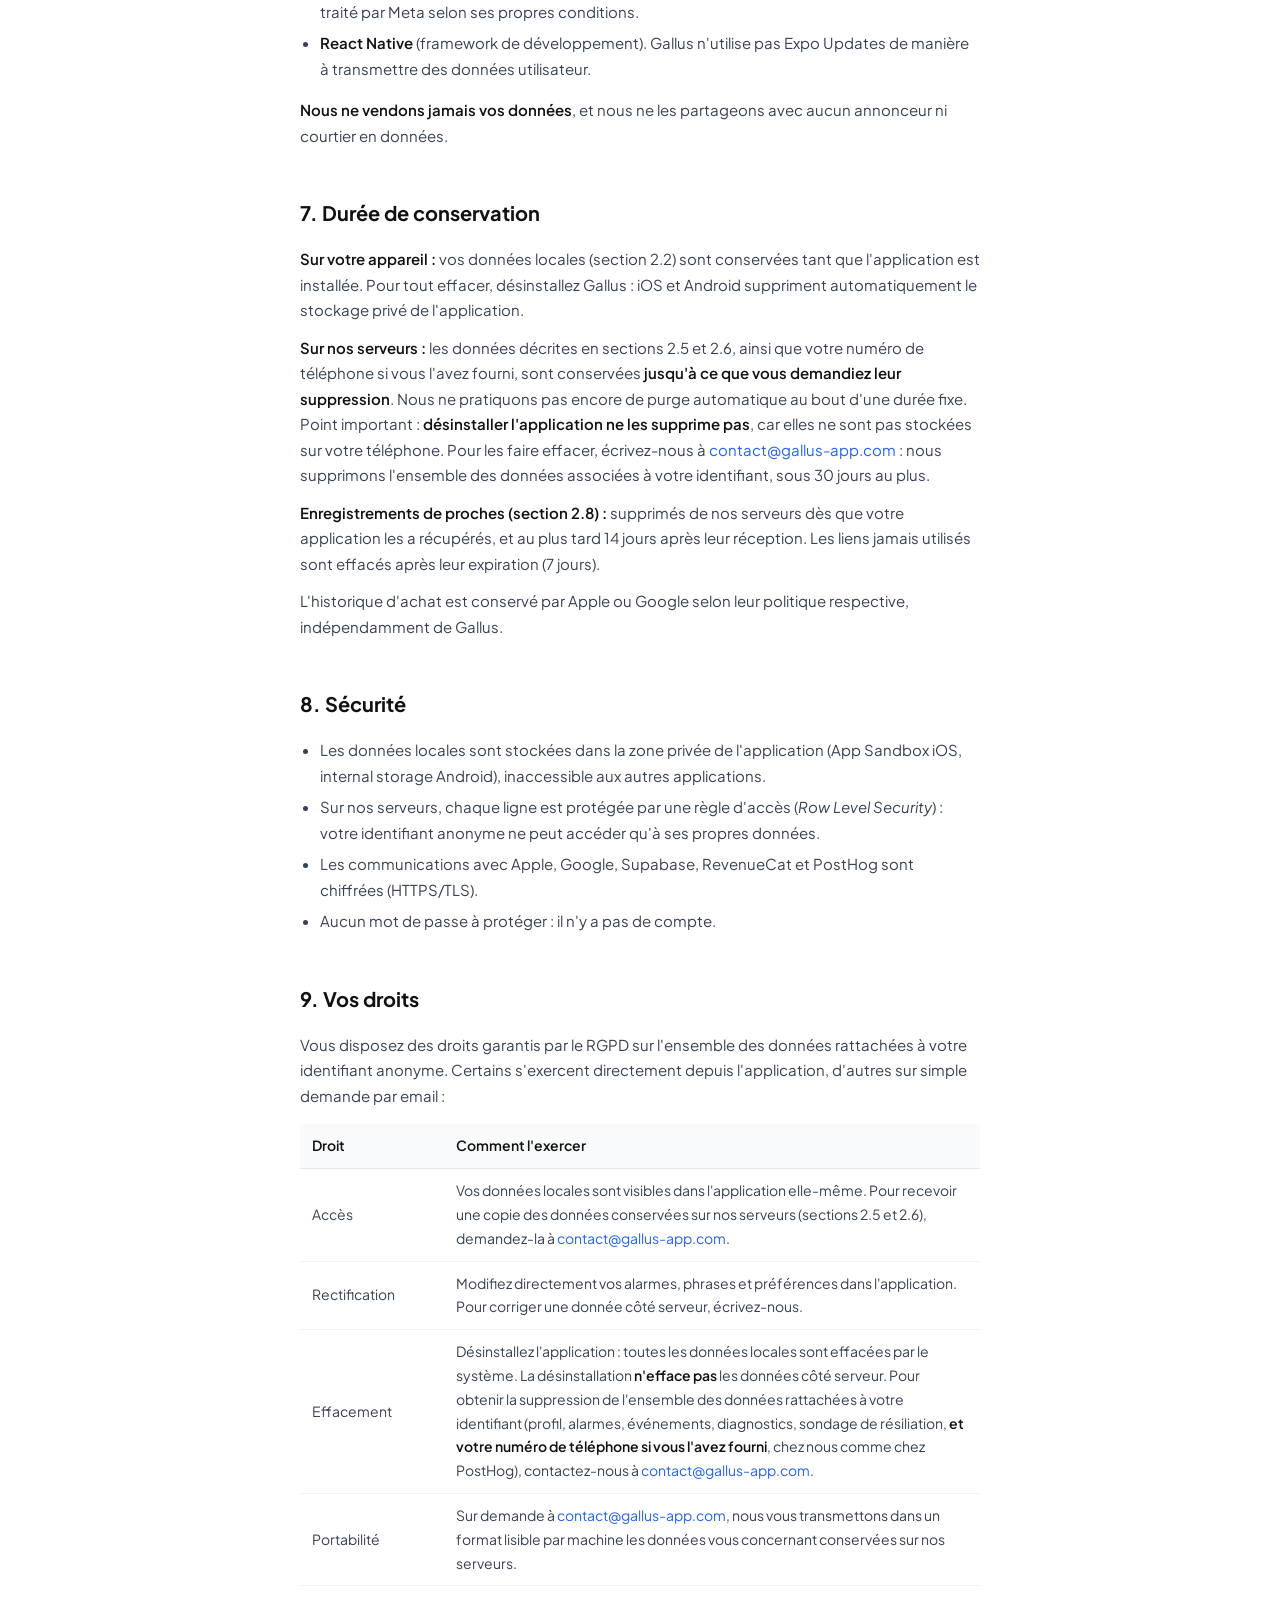
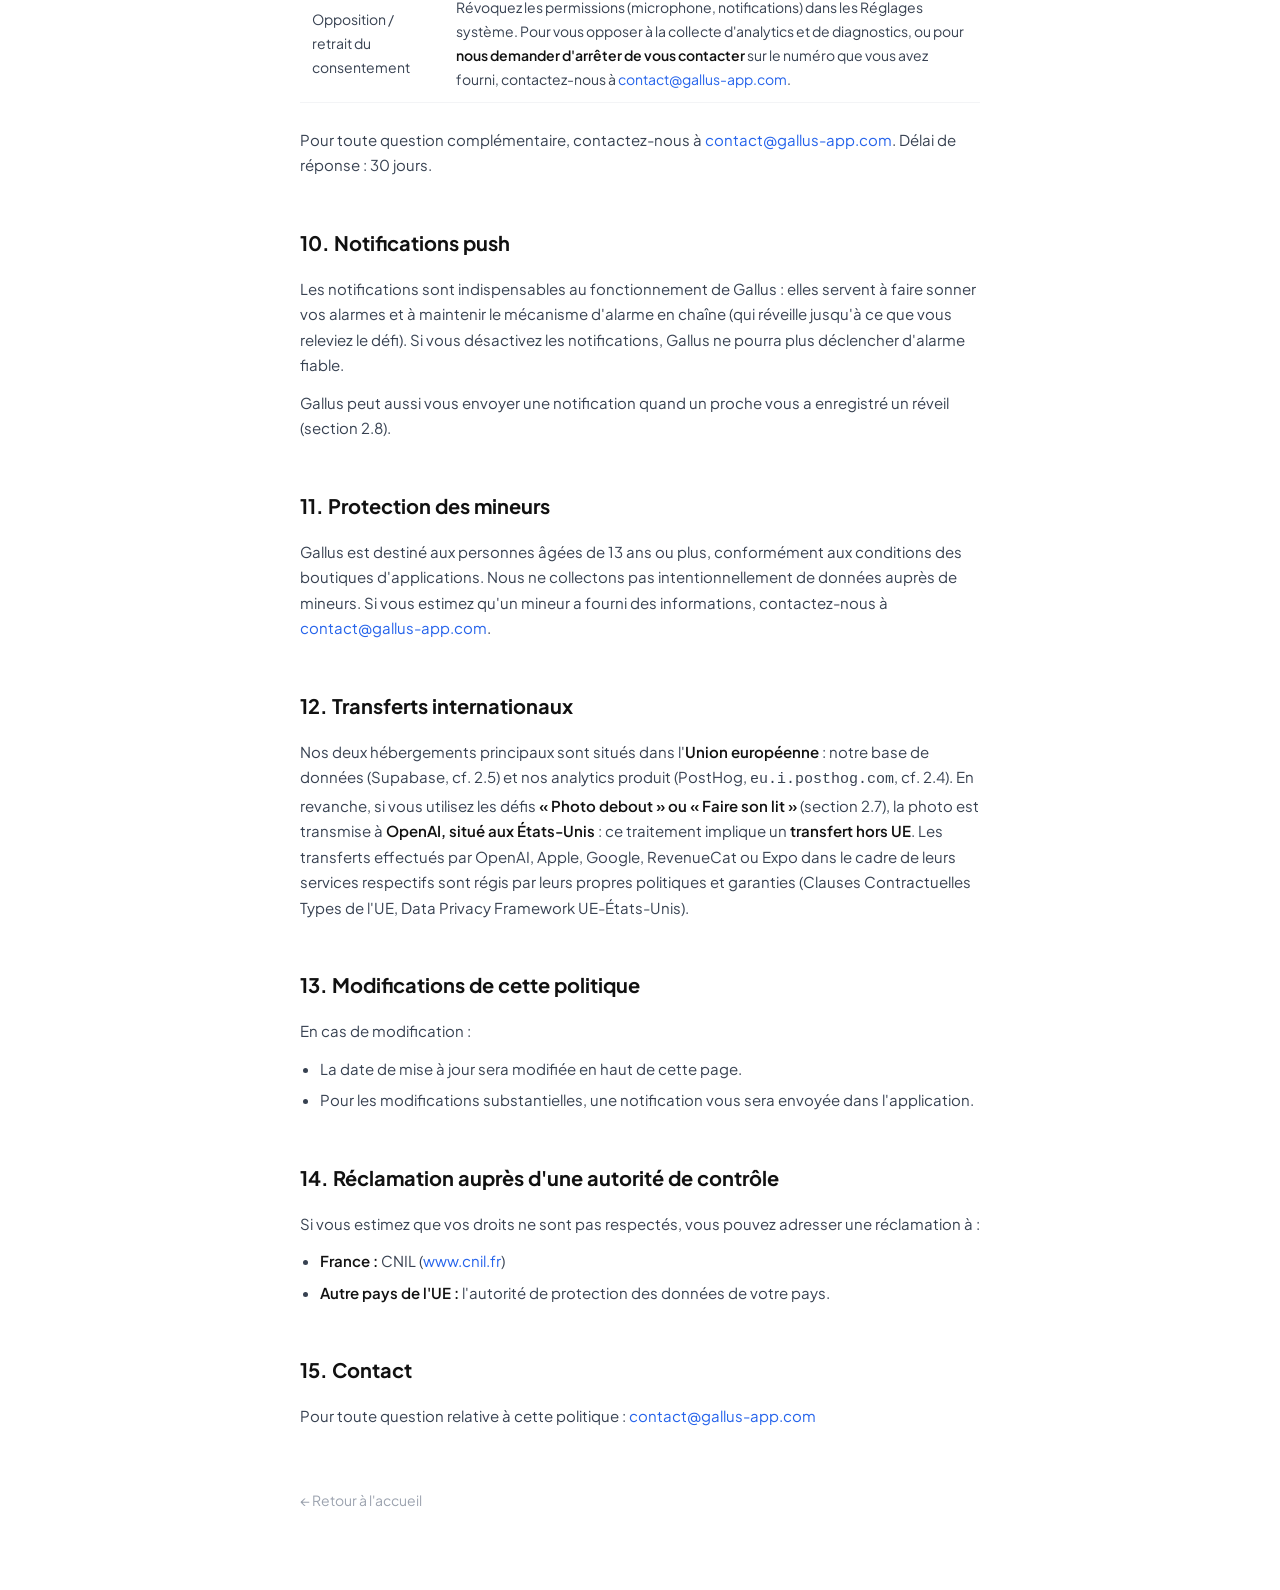
<file: fr/privacy/index.html>
<!DOCTYPE html>
<html lang="fr">
<head>
  <meta charset="UTF-8">
  <meta name="viewport" content="width=device-width, initial-scale=1.0">
  <title>Politique de confidentialité - Gallus</title>
  <link rel="icon" type="image/png" href="../../app_icon.png">
  <link rel="preconnect" href="https://fonts.googleapis.com">
  <link rel="preconnect" href="https://fonts.gstatic.com" crossorigin>
  <link href="https://fonts.googleapis.com/css2?family=Plus+Jakarta+Sans:wght@300;400;500;600;700&display=swap" rel="stylesheet">
  <link rel="stylesheet" href="../../legal.css">
</head>
<body>
  <div class="container">
    <a href="../../en/privacy/" class="lang-switch">English version</a>
    <h1>Confidentialité</h1>
    <p class="updated">Dernière mise à jour : 3 octobre 2026</p>
    <p class="intro">Nous accordons une grande importance à la protection de vos données personnelles. Cette politique de confidentialité explique comment l'application <strong>Gallus</strong> collecte, utilise, partage et protège les informations lors de son utilisation. Elle s'applique à tous les utilisateurs de <strong>Gallus</strong>, que vous résidiez en France, dans l'Union européenne, aux États-Unis ou dans tout autre pays.</p>
    <p class="intro"><strong>En résumé :</strong> Gallus fonctionne <strong>sans compte utilisateur</strong> et sans aucun tracking publicitaire. Ce qui vous est le plus personnel <strong>ne quitte jamais votre appareil</strong> : le contenu de vos phrases d'engagement, votre voix, vos transcriptions vocales, votre photo de motivation et votre citation favorite (voir les sections 2.2 et 3). En revanche, Gallus <strong>dispose bien de serveurs</strong> (Supabase, hébergés dans l'Union européenne) sur lesquels nous enregistrons des <strong>données techniques rattachées à un identifiant anonyme</strong> : réglages de vos alarmes, événements d'usage et de diagnostic, état d'abonnement (voir la section 2.5). Deux données personnelles peuvent s'y ajouter, toutes deux <strong>optionnelles</strong> : un <strong>numéro de téléphone</strong> que vous pouvez fournir pendant l'onboarding pour qu'on recueille votre avis (section 2.1), et le <strong>commentaire libre</strong> que vous pouvez écrire si vous résiliez votre abonnement (section 2.6). Enfin, une exception à connaître sur les photos : deux défis optionnels, <strong>« Photo debout »</strong> et <strong>« Faire son lit »</strong>, prennent au réveil une photo (de vous, ou de votre lit) qui est <strong>transmise à un service d'IA (OpenAI) le temps de la vérifier</strong>, sans être conservée sur nos serveurs (section 2.7). Elles sont distinctes de votre photo de motivation, qui, elle, ne quitte jamais l'appareil. Enfin, si vous <strong>demandez à un proche d'enregistrer un réveil</strong> pour vous, son enregistrement et son prénom transitent par nos serveurs, le temps que votre application les récupère (section 2.8).</p>

    <h2>1. Responsable du traitement</h2>
    <p>Le responsable du traitement des données est <strong>Gallus</strong>, dont l'email de contact est : <a href="mailto:contact@gallus-app.com">contact@gallus-app.com</a></p>
    <p>Nous sommes basés en France.</p>

    <h2>2. Données collectées</h2>

    <h3>2.1 Pas de compte utilisateur, mais un identifiant anonyme</h3>
    <p>Gallus <strong>ne dispose d'aucun système de compte utilisateur</strong> : ni inscription, ni mot de passe. Nous ne demandons ni nom, ni email, ni aucune donnée d'identité.</p>
    <p>Au premier lancement, l'application crée automatiquement une <strong>session anonyme</strong> sur notre serveur. Elle génère un <strong>identifiant technique aléatoire</strong> (un UUID), qui ne contient aucune information sur vous et qui n'est rattaché à aucune identité. C'est cet identifiant, et lui seul, qui relie entre elles les données décrites en section 2.5. On parle de données <strong>pseudonymes</strong> : elles ne permettent pas de vous identifier par votre nom, mais elles constituent bien des données personnelles au sens du RGPD, et vous disposez à leur égard de tous vos droits (section 9).</p>
    <p>Pendant l'onboarding, nous vous demandons aussi, de façon <strong>strictement optionnelle</strong>, votre <strong>numéro de téléphone</strong>. Vous pouvez <strong>passer cette étape</strong> et continuer à utiliser l'application normalement. Si vous le fournissez, nous l'utilisons dans un seul but : vous <strong>contacter (généralement via WhatsApp)</strong> pour recueillir votre avis et nous aider à améliorer Gallus dans cette phase de démarrage. Il est alors enregistré à deux endroits : sur notre serveur (section 2.5) et comme propriété de contact dans notre outil d'analytics (section 2.4). Nous ne le <strong>vendons jamais</strong>, ne l'utilisons jamais à des fins publicitaires, et vous pouvez nous demander de le supprimer ou d'arrêter de vous contacter à tout moment (voir sections 9 et 15).</p>
    <p>Fournir votre numéro de téléphone est le seul geste qui <strong>lève le pseudonymat</strong> : sans lui, nous n'avons aucun moyen de savoir qui vous êtes.</p>

    <h3>2.2 Données qui ne quittent jamais votre appareil</h3>
    <p>Les éléments suivants sont stockés <strong>uniquement sur votre appareil</strong>, dans la zone de stockage privée de l'application. Ils ne sont <strong>jamais</strong> envoyés à nos serveurs, ni à aucun tiers :</p>
    <table>
      <thead>
        <tr>
          <th>Donnée</th>
          <th>Finalité</th>
        </tr>
      </thead>
      <tbody>
        <tr>
          <td><strong>Le contenu de vos phrases d'engagement</strong> (celles du catalogue comme celles que vous écrivez)</td>
          <td>Le défi vocal pour éteindre l'alarme</td>
        </tr>
        <tr>
          <td>Photo de motivation (si vous en ajoutez une)</td>
          <td>Affichage personnalisé pendant le défi</td>
        </tr>
        <tr>
          <td>Citation favorite (si vous en saisissez une)</td>
          <td>Affichage personnalisé pendant le défi</td>
        </tr>
        <tr>
          <td>Préférences d'affichage (thème, vibration)</td>
          <td>Personnalisation de l'application</td>
        </tr>
      </tbody>
    </table>
    <p>Deux nuances, pour être exact : la <strong>langue</strong> de votre appareil fait partie du profil technique envoyé à nos serveurs (section 2.5), et l'<strong>état de votre abonnement</strong> est certes mis en cache localement, mais il existe aussi côté serveur (sections 2.5 et 4). Aucun des deux ne dit quoi que ce soit sur votre identité.</p>
    <p>Ces données sont supprimées lorsque vous désinstallez l'application.</p>
    <p><strong>À ne pas confondre avec la preuve photo :</strong> la <strong>photo de motivation</strong> ci-dessus reste sur votre appareil et n'est jamais envoyée. Elle est différente des <strong>photos des défis « Photo debout » et « Faire son lit »</strong>, qui, elles, sont transmises pour analyse au moment du réveil sans être stockées sur nos serveurs (voir la section 2.7).</p>
    <p><strong>Une exception à connaître :</strong> le <strong>nom que vous donnez à une alarme</strong> (le libellé, par exemple « Réveil boulot ») est du texte libre, et il <strong>est</strong> envoyé à nos serveurs avec les autres réglages de l'alarme (section 2.5).</p>
    <p>Au total, l'application ne comporte que <strong>trois champs de texte libre dont le contenu sort de votre appareil</strong> : le libellé d'alarme, la réponse « Autre » à la question « comment avez-vous connu Gallus ? » posée à l'onboarding, et le commentaire facultatif du sondage de résiliation (section 2.6). Évitez d'y écrire des informations sensibles. Vos phrases d'engagement, elles, ne sont concernées par aucun de ces cas : elles restent sur l'appareil.</p>

    <h3>2.3 Permissions système requises</h3>
    <table>
      <thead>
        <tr>
          <th>Permission</th>
          <th>Finalité</th>
          <th>Obligatoire ?</th>
        </tr>
      </thead>
      <tbody>
        <tr>
          <td>Microphone</td>
          <td>Reconnaissance vocale pour le défi (parler la phrase pour éteindre l'alarme)</td>
          <td>Oui (sinon défi clavier de secours)</td>
        </tr>
        <tr>
          <td>Reconnaissance vocale</td>
          <td>Vérifier que vous prononcez correctement la phrase</td>
          <td>Oui (sinon défi clavier de secours)</td>
        </tr>
        <tr>
          <td>Notifications</td>
          <td>Faire sonner les alarmes et les rappels en chaîne</td>
          <td>Oui</td>
        </tr>
        <tr>
          <td>Alarmes (AlarmKit, iOS 26+)</td>
          <td>Permettre aux alarmes de sonner même en mode silencieux ou Ne pas déranger</td>
          <td>Oui (iOS uniquement)</td>
        </tr>
        <tr>
          <td>Photothèque</td>
          <td>Sélectionner une photo de motivation</td>
          <td>Non, optionnelle</td>
        </tr>
        <tr>
          <td>Caméra</td>
          <td>Prendre la photo des défis « Photo debout » et « Faire son lit »</td>
          <td>Non, uniquement si vous activez cette mission (section 2.7)</td>
        </tr>
      </tbody>
    </table>

    <h3>2.4 Analytics produit anonymes (PostHog)</h3>
    <p>Gallus utilise <strong>PostHog</strong> (hébergé en Europe, <code>eu.i.posthog.com</code>) pour comprendre comment l'application est utilisée et l'améliorer. PostHog reçoit des événements anonymes liés à un <strong>identifiant aléatoire généré localement</strong> sur votre appareil. Par défaut, cet identifiant n'est rattaché à aucune information d'identité.</p>
    <p>Si vous choisissez de fournir votre numéro de téléphone (section 2.1), il est rattaché à votre profil PostHog comme <strong>propriété de contact</strong> afin que nous puissions vous écrire pour recueillir votre avis. Dans ce cas, votre profil analytics <strong>n'est plus anonyme</strong>. Si vous passez cette étape, votre profil reste anonyme.</p>
    <table>
      <thead>
        <tr>
          <th>Données envoyées à PostHog</th>
          <th>Données <strong>jamais</strong> envoyées</th>
        </tr>
      </thead>
      <tbody>
        <tr>
          <td>
            <ul>
              <li>Ouvertures de l'application (lifecycle)</li>
              <li>Numéro de téléphone — <strong>uniquement si vous choisissez de le fournir</strong> (section 2.1), stocké comme propriété de contact</li>
              <li>Écrans visités dans l'onboarding (étapes, abandons)</li>
              <li>Comment vous avez connu Gallus, y compris le texte que vous écrivez si vous répondez « Autre »</li>
              <li>Vue du paywall et choix de l'offre (mensuel/annuel)</li>
              <li>Tentatives d'achat (réussies, annulées, échouées) — sans détail de paiement</li>
              <li>Création et suppression de phrases (nombre uniquement, <strong>jamais leur contenu</strong>)</li>
              <li>Ouverture du sondage de résiliation et raison choisie (section 2.6). Le commentaire libre, lui, n'est pas envoyé à PostHog</li>
              <li>Type d'appareil, version d'iOS, langue de l'appareil</li>
              <li>Version de l'application installée</li>
            </ul>
          </td>
          <td>
            <ul>
              <li>Nom, email, photo de profil — vous n'en saisissez pas dans l'app</li>
              <li>Adresse IP géo-précise (PostHog tronque l'IP)</li>
              <li>IDFA / identifiant publicitaire</li>
              <li>Le contenu de vos phrases d'engagement</li>
              <li>Le libellé de vos alarmes (il part sur nos serveurs, section 2.5, mais pas chez PostHog)</li>
              <li>Audio enregistré ou transcriptions du défi vocal</li>
              <li>Photo de motivation</li>
              <li>Informations de paiement</li>
            </ul>
          </td>
        </tr>
      </tbody>
    </table>
    <p>Ces données servent uniquement à des fins d'<strong>analytics produit</strong> (par ex. identifier les points de friction dans l'onboarding). Elles ne sont jamais utilisées pour de la publicité ni partagées avec des tiers à des fins commerciales. Le manifeste de confidentialité de l'application (<em>PrivacyInfo.xcprivacy</em>) déclare formellement à Apple ces collectes analytics comme <em>Product Interaction</em>, <em>Other Usage Data</em>, <em>Purchase History</em> et <em>User ID</em> — toutes marquées <em>Linked to User = false</em> et <em>Used for Tracking = false</em>. Le numéro de téléphone optionnel (section 2.1), lorsque vous le fournissez, est déclaré séparément comme <em>Phone Number</em> (Contact Info), <em>Linked to User = true</em>, utilisé <em>uniquement pour vous contacter</em> et <em>jamais pour du tracking</em>.</p>
    <p>Politique de PostHog : <a href="https://posthog.com/privacy" target="_blank" rel="noopener noreferrer">posthog.com/privacy</a></p>

    <h3>2.5 Données envoyées à nos serveurs (Supabase)</h3>
    <p>Gallus s'appuie sur une base de données hébergée chez <strong>Supabase</strong>, dans l'<strong>Union européenne</strong>. Toutes les données ci-dessous sont rattachées à l'<strong>identifiant anonyme</strong> décrit en section 2.1, et non à votre identité. Elles poursuivent trois finalités : <strong>faire fonctionner l'abonnement</strong>, <strong>diagnostiquer les alarmes qui ne sonnent pas</strong> (le risque le plus grave pour une application de réveil) et <strong>améliorer le produit</strong>.</p>
    <table>
      <thead>
        <tr>
          <th>Donnée</th>
          <th>Contenu</th>
          <th>Pourquoi</th>
        </tr>
      </thead>
      <tbody>
        <tr>
          <td>Profil technique</td>
          <td>Modèle d'appareil, version du système, version de l'application, langue, fuseau horaire, état des autorisations (notifications, AlarmKit), jeton de notification push, et votre numéro de téléphone <strong>si vous l'avez fourni</strong> (section 2.1)</td>
          <td>Savoir sur quels appareils et quelles versions les alarmes échouent</td>
        </tr>
        <tr>
          <td>Réglages de vos alarmes</td>
          <td>Heure, jours, activation, sonnerie, volume, mode de phrase, <strong>identifiants</strong> des phrases associées (jamais leur texte) et <strong>libellé</strong> de l'alarme (texte libre)</td>
          <td>Reproduire et comprendre les défauts de déclenchement</td>
        </tr>
        <tr>
          <td>Événements d'usage et de diagnostic</td>
          <td>Ouvertures de l'application, écrans consultés, cycle de vie des alarmes, déroulé du défi vocal (nombre de tentatives, taux de correspondance et <strong>longueur</strong> de la transcription, jamais son texte), erreurs techniques et traces de plantage</td>
          <td>Détecter les bugs et les points de friction</td>
        </tr>
        <tr>
          <td>Instantanés de diagnostic</td>
          <td>Comparaison entre les alarmes enregistrées dans l'application et celles réellement programmées par le système iOS (AlarmKit), afin de repérer les divergences</td>
          <td>Corriger les alarmes qui ne sonnent pas</td>
        </tr>
        <tr>
          <td>État d'abonnement</td>
          <td>Formule (mensuelle/annuelle), statut (essai, actif, expiré), date de fin de période. Transmis par RevenueCat, <strong>sans aucune donnée de paiement</strong></td>
          <td>Vérifier votre accès aux fonctionnalités</td>
        </tr>
        <tr>
          <td>Sondage de résiliation</td>
          <td>Voir la section 2.6</td>
          <td>Comprendre pourquoi les gens partent</td>
        </tr>
        <tr>
          <td>Défis photo (« Photo debout », « Faire son lit »)</td>
          <td>Défi concerné, résultat du jugement (debout oui/non, ou lit visible et fait oui/non ; luminosité suffisante ; réussite), modèle d'IA utilisé, temps de réponse, taille de l'image en octets, compteurs anti-abus et l'<strong>adresse IP</strong> à l'origine de l'appel. <strong>Jamais l'image elle-même.</strong> Voir la section 2.7</td>
          <td>Suivre la fiabilité et le coût de la fonctionnalité, prévenir les abus</td>
        </tr>
        <tr>
          <td>Séries de réveils</td>
          <td>Nombre de jours consécutifs où vous avez relevé votre réveil</td>
          <td>Afficher votre progression (« streak »)</td>
        </tr>
      </tbody>
    </table>
    <p>Ces données sont protégées par des règles d'accès au niveau de chaque ligne (<em>Row Level Security</em>) : depuis l'application, votre identifiant ne peut lire et écrire <strong>que ses propres données</strong>, jamais celles d'un autre utilisateur.</p>
    <p><strong>Ne sont jamais envoyés à nos serveurs :</strong> le contenu de vos phrases d'engagement, votre voix, les transcriptions du défi vocal, votre photo de motivation (à distinguer des photos des défis « Photo debout » et « Faire son lit », qui transitent pour analyse sans être stockées sur nos serveurs, section 2.7), votre citation favorite et vos informations de paiement.</p>
    <p>Politique de Supabase : <a href="https://supabase.com/privacy" target="_blank" rel="noopener noreferrer">supabase.com/privacy</a></p>

    <h3>2.6 Sondage de résiliation</h3>
    <p>Si vous demandez à résilier votre abonnement depuis les Réglages de l'application, nous vous présentons un court sondage avant de vous rediriger vers la page de résiliation d'Apple. Il vous demande <strong>la raison de votre départ</strong> (dans une liste de choix) et vous laisse, si vous le souhaitez, ajouter un <strong>commentaire libre</strong>.</p>
    <p>Répondre est <strong>facultatif</strong> et n'a <strong>aucune incidence</strong> sur votre résiliation : celle-ci se fait entièrement chez Apple, et rien de ce que vous répondez ici ne peut la bloquer, la retarder ou la modifier.</p>
    <p>Si vous répondez, nous enregistrons sur nos serveurs : la raison choisie, votre commentaire libre <strong>tel que vous l'avez écrit</strong> (jusqu'à 500 caractères), ainsi que votre formule d'abonnement et le fait que vous étiez ou non en période d'essai. Le tout est rattaché à votre identifiant anonyme. Ce commentaire étant du texte libre, <strong>n'y écrivez pas d'informations sensibles</strong>. Il n'est jamais transmis à PostHog ni à aucun tiers ; il sert uniquement à comprendre pourquoi les gens résilient.</p>

    <h3>2.7 Défis photo : « Photo debout » et « Faire son lit »</h3>
    <p>Pour couper votre alarme, vous relevez un ou plusieurs <strong>défis</strong> que vous choisissez alarme par alarme (quiz, calcul, phrase à dire, etc.). La quasi-totalité de ces défis se déroule <strong>entièrement sur votre appareil</strong> et n'envoie aucune donnée nouvelle. Deux font exception, et sont tous deux <strong>optionnels</strong> : <strong>« Photo debout »</strong> et <strong>« Faire son lit »</strong>.</p>
    <p>Avec « Photo debout », l'application vous demande, au moment du réveil, de prendre une <strong>photo de vous en direct</strong> (via la caméra) pour vérifier que vous êtes bien debout et hors du lit. Avec « Faire son lit », elle vous demande de prendre en photo <strong>votre lit, une fois fait</strong>, pour vérifier qu'il l'est. Dans les deux cas, la photo est <strong>envoyée à notre serveur (Supabase) puis transmise à OpenAI</strong>, dont le service d'analyse d'image (« vision ») détermine si la photo remplit le défi et si elle est suffisamment lumineuse.</p>
    <p><strong>Ce qu'il advient de la photo :</strong> sur nos serveurs, elle est traitée <strong>en vol</strong> et n'est <strong>conservée nulle part</strong>, ni dans nos analytics. OpenAI intervient ici comme <strong>sous-traitant technique</strong> : il reçoit l'image uniquement le temps de l'analyser et, selon ses conditions d'API, ne l'utilise <strong>pas pour entraîner ses modèles</strong>. Nous ne conservons que le <strong>résultat</strong> du jugement et des métadonnées techniques (voir section 2.5), jamais l'image. <strong>Sur votre appareil</strong>, la photo debout est enregistrée dans l'application pour composer votre <strong>mur de réveils</strong> (jusqu'à 90 photos, que vous pouvez supprimer depuis le mur, et qui disparaissent si vous désinstallez l'application) ; la photo du lit, elle, n'est conservée nulle part.</p>
    <p>Pour empêcher les abus de cette fonctionnalité (chaque analyse a un coût), notre serveur journalise l'<strong>adresse IP</strong> à l'origine de la requête ainsi qu'un compteur d'utilisation quotidien, rattachés à votre identifiant anonyme. L'adresse IP est une donnée personnelle ; elle sert uniquement à limiter les usages abusifs et n'est jamais utilisée à des fins publicitaires.</p>
    <p>La <strong>permission Caméra</strong> (section 2.3) n'est demandée que si vous utilisez l'un de ces défis. Si la caméra n'est pas autorisée ou si l'analyse échoue, le défi ne vous laisse pas bloqué au réveil.</p>
    <p>Politique d'OpenAI : <a href="https://openai.com/policies/privacy-policy" target="_blank" rel="noopener noreferrer">openai.com/policies/privacy-policy</a></p>

    <h3>2.8 « Demander à un ami/proche d'enregistrer sa voix »</h3>
    <p>Depuis l'écran <strong>Créer</strong> de la sonnerie, vous pouvez envoyer un <strong>lien</strong> à un proche pour qu'il enregistre un réveil pour vous, depuis son navigateur, sans application ni compte. Cette fonctionnalité est <strong>optionnelle</strong>.</p>
    <ul>
      <li><strong>Le lien</strong> contient un code secret aléatoire. Nos serveurs n'en conservent qu'une <strong>empreinte</strong> (hash) : le lien lui-même n'est stocké nulle part. Il est valable <strong>7 jours</strong> et ne sert qu'<strong>une seule fois</strong>.</li>
      <li><strong>Votre prénom</strong>, tel que saisi dans l'application, est affiché sur la page du proche pour qu'il sache qui lui fait cette demande.</li>
      <li><strong>Sur la page du proche</strong>, sa voix est enregistrée (20 secondes au maximum) avec l'autorisation du micro de son navigateur, et son <strong>prénom</strong> lui est demandé (facultatif). La page n'utilise ni cookie, ni traceur, ni service tiers.</li>
      <li><strong>L'enregistrement et le prénom du proche</strong> sont envoyés à nos serveurs (Supabase, Union européenne), dans un espace privé accessible uniquement par nos fonctions serveur. Ils sont <strong>supprimés dès que votre application les a récupérés</strong> ; un enregistrement jamais récupéré est supprimé automatiquement après <strong>14 jours</strong>. Une fois récupéré, l'enregistrement n'existe plus que <strong>sur votre appareil</strong>, comme vos autres sonneries.</li>
      <li>Pour vous prévenir, nous vous envoyons une <strong>notification push</strong> (via Expo et Apple) qui contient le prénom de votre proche.</li>
      <li>Pour empêcher les abus, nos serveurs utilisent l'<strong>adresse IP</strong> des requêtes (création de liens, envois) dans des compteurs quotidiens, effacés après quelques jours.</li>
    </ul>
    <p>Vous avez enregistré un réveil pour quelqu'un et souhaitez qu'il soit supprimé ? Écrivez-nous à <a href="mailto:contact@gallus-app.com">contact@gallus-app.com</a>.</p>

    <h2>3. Reconnaissance vocale</h2>
    <p>Le défi vocal repose sur la reconnaissance vocale du système d'exploitation :</p>
    <ul>
      <li><strong>iOS :</strong> framework <em>Speech</em> d'Apple. Gallus configure explicitement la reconnaissance en mode <strong>100 % sur l'appareil</strong> (<code>requiresOnDeviceRecognition = true</code>). Aucun audio ni transcription n'est envoyé aux serveurs d'Apple. Si la langue demandée n'est pas disponible en mode on-device, le défi bascule sur la saisie clavier.</li>
      <li><strong>Android :</strong> service de reconnaissance vocale Google (version Android à venir). Le traitement peut être effectué localement ou via les serveurs Google selon les capacités de l'appareil. Google est seul responsable du traitement de l'audio dans ce cadre.</li>
    </ul>
    <p>Gallus <strong>n'enregistre pas</strong> votre voix, <strong>ne stocke pas</strong> les transcriptions et <strong>n'envoie aucun audio</strong> à ses serveurs. Seul le résultat texte renvoyé par le système est comparé localement à votre phrase d'engagement, puis immédiatement supprimé de la mémoire. Les seules informations qui remontent d'un défi vocal sont des <strong>mesures techniques</strong> : nombre de tentatives, pourcentage de correspondance et <strong>longueur</strong> du texte reconnu. Jamais le texte lui-même.</p>
    <p>Politique d'Apple : <a href="https://www.apple.com/legal/privacy/" target="_blank" rel="noopener noreferrer">apple.com/legal/privacy/</a> · Politique de Google : <a href="https://policies.google.com/privacy" target="_blank" rel="noopener noreferrer">policies.google.com/privacy</a></p>

    <h2>4. Abonnement et achats in-app</h2>
    <p>L'accès à Gallus repose sur un abonnement payant (mensuel ou annuel avec essai gratuit). Le paiement est traité par les boutiques d'applications, pas par Gallus :</p>
    <ul>
      <li><strong>iOS :</strong> Apple App Store (in-app purchase). Apple traite et stocke vos informations de paiement conformément à sa politique de confidentialité.</li>
      <li><strong>Android :</strong> Google Play Billing. Google traite et stocke vos informations de paiement conformément à sa politique de confidentialité.</li>
      <li><strong>RevenueCat :</strong> nous utilisons RevenueCat comme couche d'abstraction pour vérifier l'état de l'abonnement. RevenueCat reçoit un identifiant d'utilisateur anonyme (UUID local généré par l'application), l'identifiant de transaction renvoyé par la boutique, ainsi que l'état de l'abonnement (actif, en période d'essai, expiré). RevenueCat <strong>ne reçoit jamais</strong> votre nom, votre email, ni vos informations de paiement.</li>
    </ul>
    <p>Politique RevenueCat : <a href="https://www.revenuecat.com/privacy" target="_blank" rel="noopener noreferrer">revenuecat.com/privacy</a></p>

    <h2>5. Tracking et publicité</h2>
    <p>Gallus <strong>n'affiche aucune publicité</strong> et <strong>ne pratique aucun tracking inter-applications</strong>. Le fichier <em>PrivacyInfo.xcprivacy</em> de l'application déclare formellement à Apple : <em>NSPrivacyTracking = false</em>. Les types de données collectées par PostHog et RevenueCat (cf. sections 2.4 et 4) y sont déclarés avec <em>NSPrivacyCollectedDataTypeTracking = false</em> et <em>NSPrivacyCollectedDataTypeLinked = false</em>.</p>
    <p>L'identifiant publicitaire (IDFA sur iOS, AAID sur Android) n'est jamais lu ni utilisé. Aucune demande de <em>App Tracking Transparency</em> (ATT) n'est affichée à l'utilisateur, car aucun tracking inter-apps n'est effectué.</p>

    <h2>6. Partage des données avec des tiers</h2>
    <p>Nous ne partageons aucune donnée personnelle avec des tiers à des fins commerciales ou publicitaires. Les seuls tiers techniques impliqués dans le fonctionnement de l'application sont :</p>
    <ul>
      <li><strong>Apple</strong> (iOS, AlarmKit, Speech, App Store, notifications APNs, In-App Purchase).</li>
      <li><strong>Google</strong> (Android, Speech, Play Billing, notifications FCM — pour la version Android à venir).</li>
      <li><strong>Supabase</strong> (hébergement de notre base de données et de l'authentification anonyme, dans l'Union européenne). Voir section 2.5.</li>
      <li><strong>RevenueCat</strong> (vérification de l'état d'abonnement uniquement). Voir section 4.</li>
      <li><strong>PostHog</strong> (analytics produit, hébergement en Europe ; stocke aussi votre numéro de téléphone comme propriété de contact si vous le fournissez). Voir section 2.4.</li>
      <li><strong>OpenAI</strong> — <strong>uniquement si vous utilisez les défis « Photo debout » ou « Faire son lit »</strong> (section 2.7). La photo de réveil lui est transmise pour analyse, sans y être conservée. OpenAI est situé aux États-Unis.</li>
      <li><strong>Expo</strong> (service de notifications push : il attribue à votre appareil un jeton technique, que nous conservons dans votre profil). Les notifications d'alarme sont générées <strong>localement</strong> par votre appareil ; seule la notification « un proche vous a enregistré un réveil » passe par Expo (section 2.8).</li>
      <li><strong>Meta / WhatsApp</strong> — <strong>uniquement si vous avez fourni votre numéro de téléphone</strong> (section 2.1). Nous utilisons WhatsApp pour vous contacter et recueillir votre avis ; votre numéro est alors traité par Meta selon ses propres conditions.</li>
      <li><strong>React Native</strong> (framework de développement). Gallus n'utilise pas Expo Updates de manière à transmettre des données utilisateur.</li>
    </ul>
    <p><strong>Nous ne vendons jamais vos données</strong>, et nous ne les partageons avec aucun annonceur ni courtier en données.</p>

    <h2>7. Durée de conservation</h2>
    <p><strong>Sur votre appareil :</strong> vos données locales (section 2.2) sont conservées tant que l'application est installée. Pour tout effacer, désinstallez Gallus : iOS et Android suppriment automatiquement le stockage privé de l'application.</p>
    <p><strong>Sur nos serveurs :</strong> les données décrites en sections 2.5 et 2.6, ainsi que votre numéro de téléphone si vous l'avez fourni, sont conservées <strong>jusqu'à ce que vous demandiez leur suppression</strong>. Nous ne pratiquons pas encore de purge automatique au bout d'une durée fixe. Point important : <strong>désinstaller l'application ne les supprime pas</strong>, car elles ne sont pas stockées sur votre téléphone. Pour les faire effacer, écrivez-nous à <a href="mailto:contact@gallus-app.com">contact@gallus-app.com</a> : nous supprimons l'ensemble des données associées à votre identifiant, sous 30 jours au plus.</p>
    <p><strong>Enregistrements de proches (section 2.8) :</strong> supprimés de nos serveurs dès que votre application les a récupérés, et au plus tard 14 jours après leur réception. Les liens jamais utilisés sont effacés après leur expiration (7 jours).</p>
    <p>L'historique d'achat est conservé par Apple ou Google selon leur politique respective, indépendamment de Gallus.</p>

    <h2>8. Sécurité</h2>
    <ul>
      <li>Les données locales sont stockées dans la zone privée de l'application (App Sandbox iOS, internal storage Android), inaccessible aux autres applications.</li>
      <li>Sur nos serveurs, chaque ligne est protégée par une règle d'accès (<em>Row Level Security</em>) : votre identifiant anonyme ne peut accéder qu'à ses propres données.</li>
      <li>Les communications avec Apple, Google, Supabase, RevenueCat et PostHog sont chiffrées (HTTPS/TLS).</li>
      <li>Aucun mot de passe à protéger : il n'y a pas de compte.</li>
    </ul>

    <h2>9. Vos droits</h2>
    <p>Vous disposez des droits garantis par le RGPD sur l'ensemble des données rattachées à votre identifiant anonyme. Certains s'exercent directement depuis l'application, d'autres sur simple demande par email :</p>
    <table>
      <thead>
        <tr>
          <th>Droit</th>
          <th>Comment l'exercer</th>
        </tr>
      </thead>
      <tbody>
        <tr>
          <td>Accès</td>
          <td>Vos données locales sont visibles dans l'application elle-même. Pour recevoir une copie des données conservées sur nos serveurs (sections 2.5 et 2.6), demandez-la à <a href="mailto:contact@gallus-app.com">contact@gallus-app.com</a>.</td>
        </tr>
        <tr>
          <td>Rectification</td>
          <td>Modifiez directement vos alarmes, phrases et préférences dans l'application. Pour corriger une donnée côté serveur, écrivez-nous.</td>
        </tr>
        <tr>
          <td>Effacement</td>
          <td>Désinstallez l'application : toutes les données locales sont effacées par le système. La désinstallation <strong>n'efface pas</strong> les données côté serveur. Pour obtenir la suppression de l'ensemble des données rattachées à votre identifiant (profil, alarmes, événements, diagnostics, sondage de résiliation, <strong>et votre numéro de téléphone si vous l'avez fourni</strong>, chez nous comme chez PostHog), contactez-nous à <a href="mailto:contact@gallus-app.com">contact@gallus-app.com</a>.</td>
        </tr>
        <tr>
          <td>Portabilité</td>
          <td>Sur demande à <a href="mailto:contact@gallus-app.com">contact@gallus-app.com</a>, nous vous transmettons dans un format lisible par machine les données vous concernant conservées sur nos serveurs.</td>
        </tr>
        <tr>
          <td>Opposition / retrait du consentement</td>
          <td>Révoquez les permissions (microphone, notifications) dans les Réglages système. Pour vous opposer à la collecte d'analytics et de diagnostics, ou pour <strong>nous demander d'arrêter de vous contacter</strong> sur le numéro que vous avez fourni, contactez-nous à <a href="mailto:contact@gallus-app.com">contact@gallus-app.com</a>.</td>
        </tr>
      </tbody>
    </table>
    <p>Pour toute question complémentaire, contactez-nous à <a href="mailto:contact@gallus-app.com">contact@gallus-app.com</a>. Délai de réponse : 30 jours.</p>

    <h2>10. Notifications push</h2>
    <p>Les notifications sont indispensables au fonctionnement de Gallus : elles servent à faire sonner vos alarmes et à maintenir le mécanisme d'alarme en chaîne (qui réveille jusqu'à ce que vous releviez le défi). Si vous désactivez les notifications, Gallus ne pourra plus déclencher d'alarme fiable.</p>
    <p>Gallus peut aussi vous envoyer une notification quand un proche vous a enregistré un réveil (section 2.8).</p>

    <h2>11. Protection des mineurs</h2>
    <p>Gallus est destiné aux personnes âgées de 13 ans ou plus, conformément aux conditions des boutiques d'applications. Nous ne collectons pas intentionnellement de données auprès de mineurs. Si vous estimez qu'un mineur a fourni des informations, contactez-nous à <a href="mailto:contact@gallus-app.com">contact@gallus-app.com</a>.</p>

    <h2>12. Transferts internationaux</h2>
    <p>Nos deux hébergements principaux sont situés dans l'<strong>Union européenne</strong> : notre base de données (Supabase, cf. 2.5) et nos analytics produit (PostHog, <code>eu.i.posthog.com</code>, cf. 2.4). En revanche, si vous utilisez les défis <strong>« Photo debout » ou « Faire son lit »</strong> (section 2.7), la photo est transmise à <strong>OpenAI, situé aux États-Unis</strong> : ce traitement implique un <strong>transfert hors UE</strong>. Les transferts effectués par OpenAI, Apple, Google, RevenueCat ou Expo dans le cadre de leurs services respectifs sont régis par leurs propres politiques et garanties (Clauses Contractuelles Types de l'UE, Data Privacy Framework UE-États-Unis).</p>

    <h2>13. Modifications de cette politique</h2>
    <p>En cas de modification :</p>
    <ul>
      <li>La date de mise à jour sera modifiée en haut de cette page.</li>
      <li>Pour les modifications substantielles, une notification vous sera envoyée dans l'application.</li>
    </ul>

    <h2>14. Réclamation auprès d'une autorité de contrôle</h2>
    <p>Si vous estimez que vos droits ne sont pas respectés, vous pouvez adresser une réclamation à :</p>
    <ul>
      <li><strong>France :</strong> CNIL (<a href="https://www.cnil.fr" target="_blank" rel="noopener noreferrer">www.cnil.fr</a>)</li>
      <li><strong>Autre pays de l'UE :</strong> l'autorité de protection des données de votre pays.</li>
    </ul>

    <h2>15. Contact</h2>
    <p>Pour toute question relative à cette politique : <a href="mailto:contact@gallus-app.com">contact@gallus-app.com</a></p>

    <a href="../../" class="back-home">&larr; Retour à l'accueil</a>
  </div>
</body>
</html>
</file>
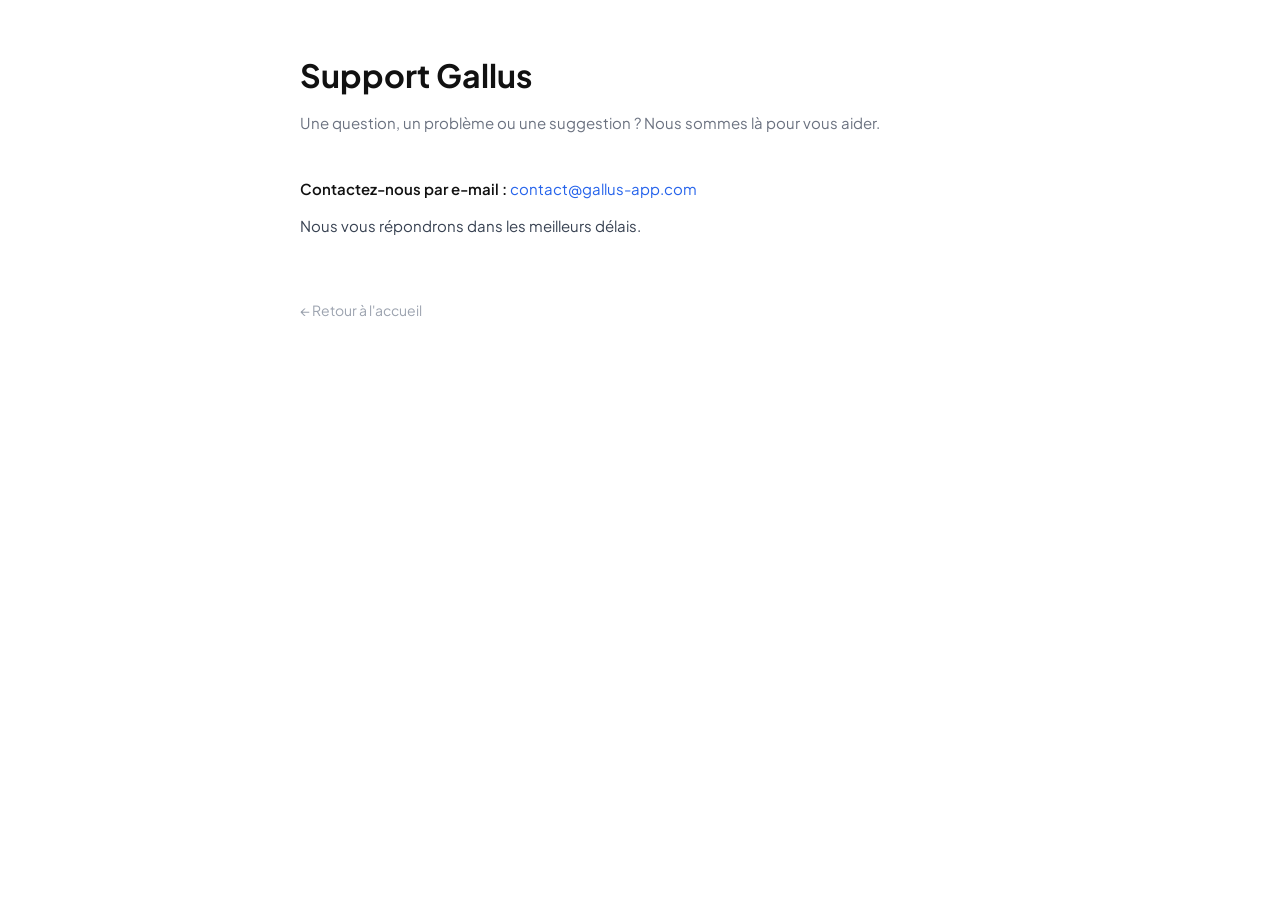
<file: fr/support/index.html>
<!DOCTYPE html>
<html lang="fr">
<head>
  <meta charset="UTF-8">
  <meta name="viewport" content="width=device-width, initial-scale=1.0">
  <title>Support - Gallus</title>
  <link rel="icon" type="image/png" href="../../app_icon.png">
  <link rel="preconnect" href="https://fonts.googleapis.com">
  <link rel="preconnect" href="https://fonts.gstatic.com" crossorigin>
  <link href="https://fonts.googleapis.com/css2?family=Plus+Jakarta+Sans:wght@300;400;500;600;700&display=swap" rel="stylesheet">
  <link rel="stylesheet" href="../../legal.css">
</head>
<body>
  <div class="container">
    <h1>Support Gallus</h1>
    <p class="intro">Une question, un problème ou une suggestion ? Nous sommes là pour vous aider.</p>
    <p><strong>Contactez-nous par e-mail :</strong> <a href="mailto:contact@gallus-app.com">contact@gallus-app.com</a></p>
    <p>Nous vous répondrons dans les meilleurs délais.</p>
    <a href="../../" class="back-home">← Retour à l'accueil</a>
  </div>
</body>
</html>
</file>
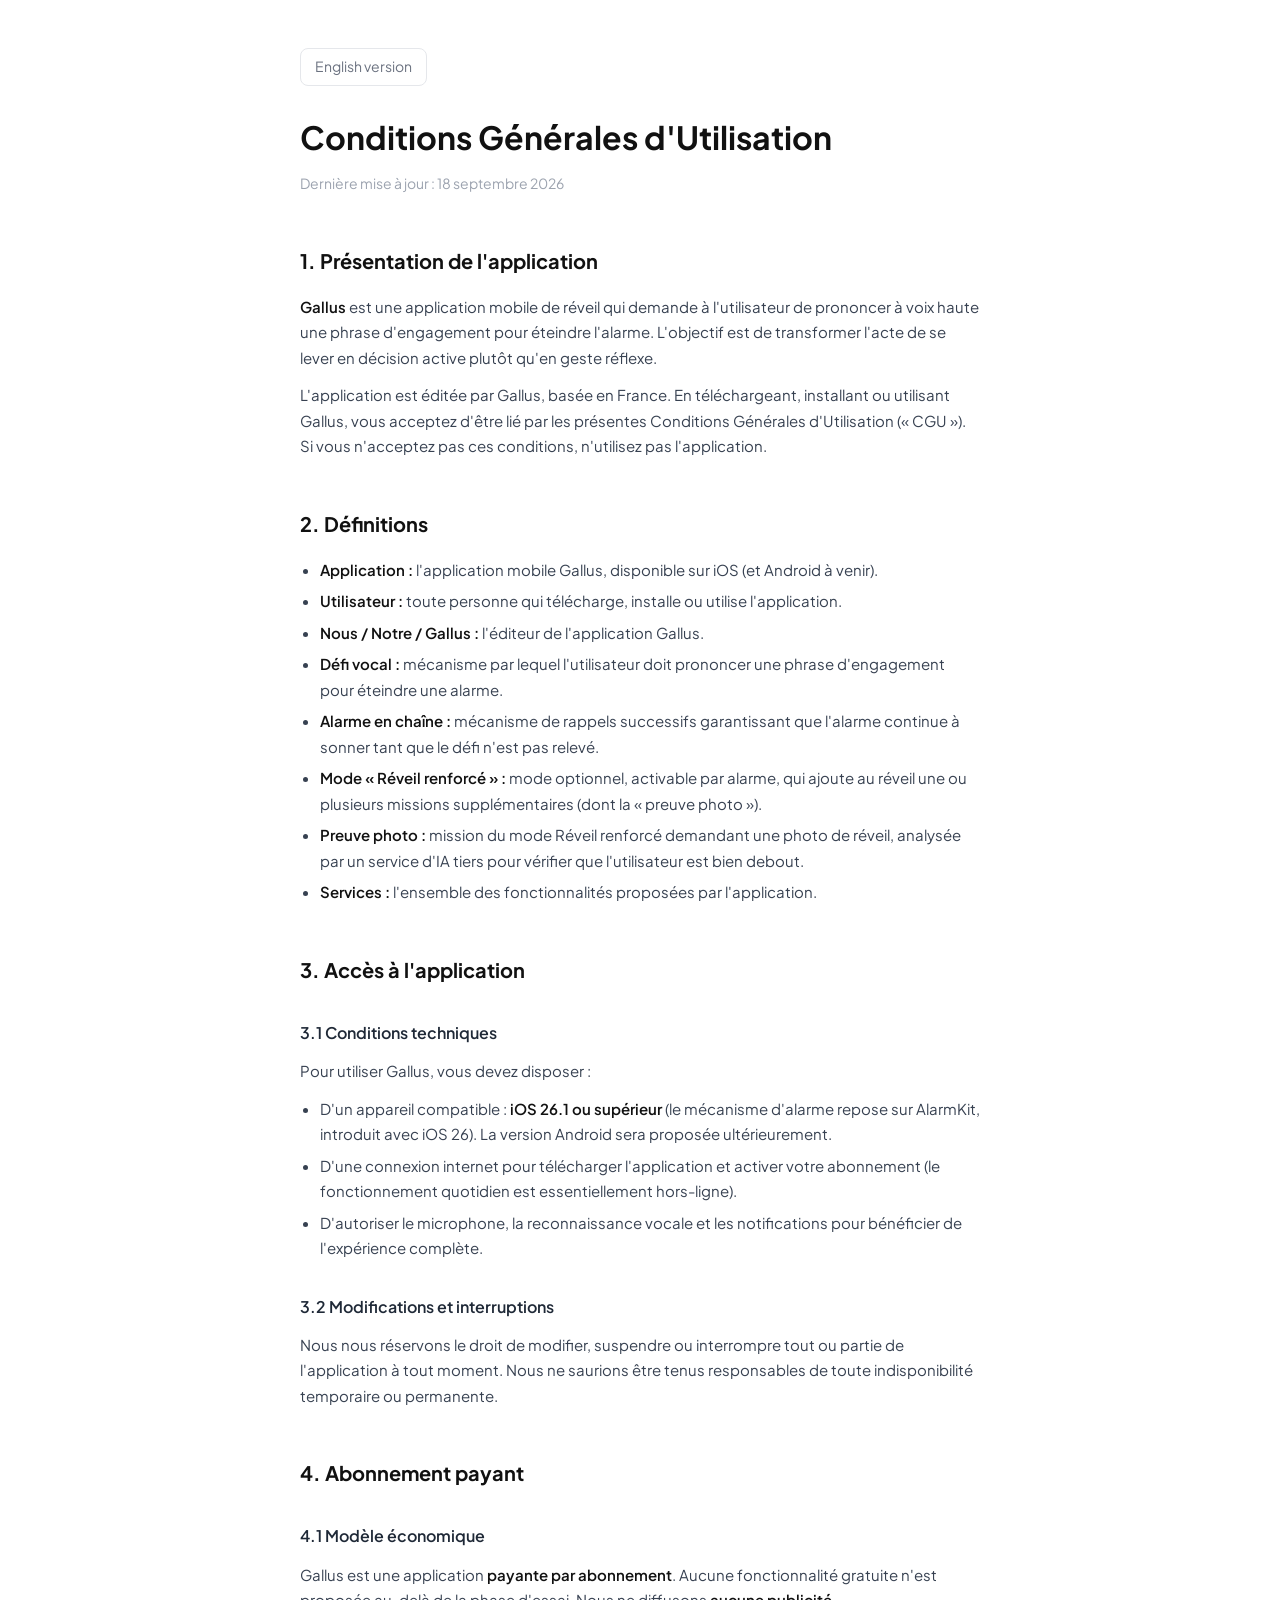
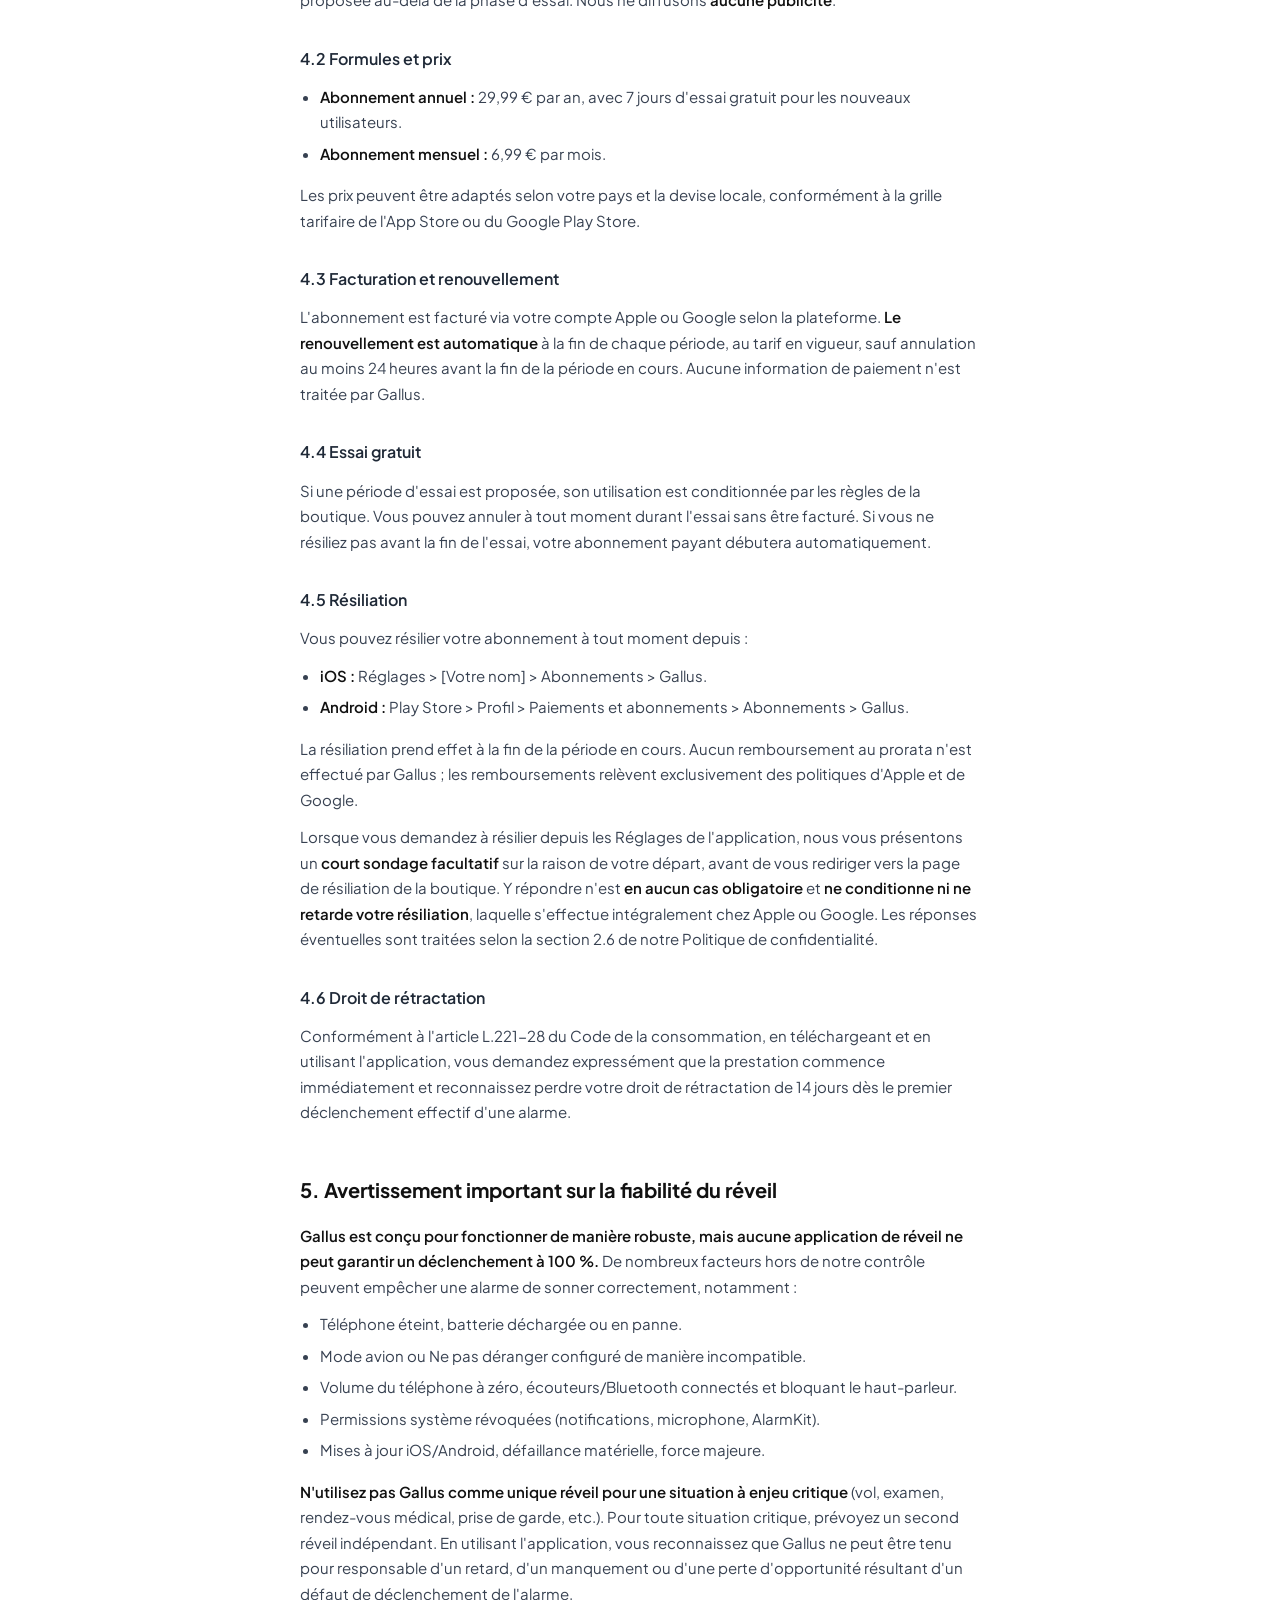
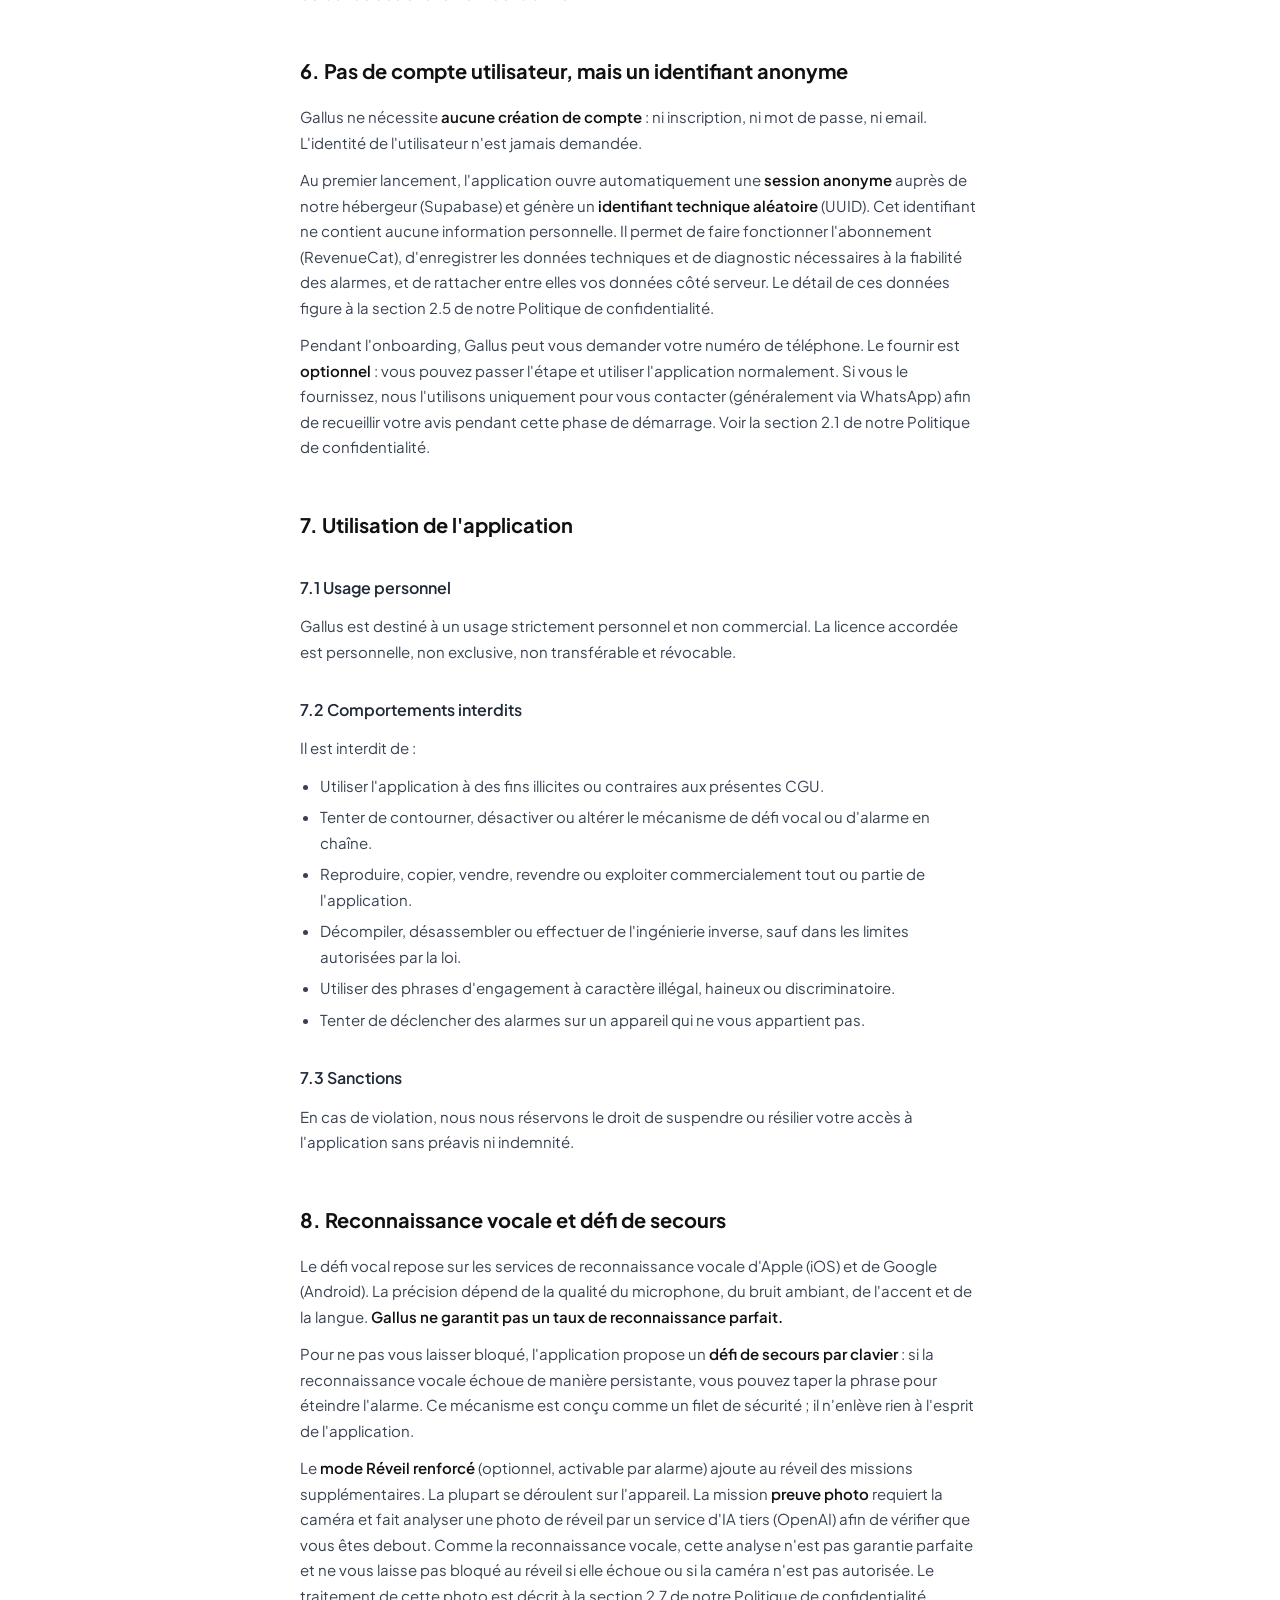
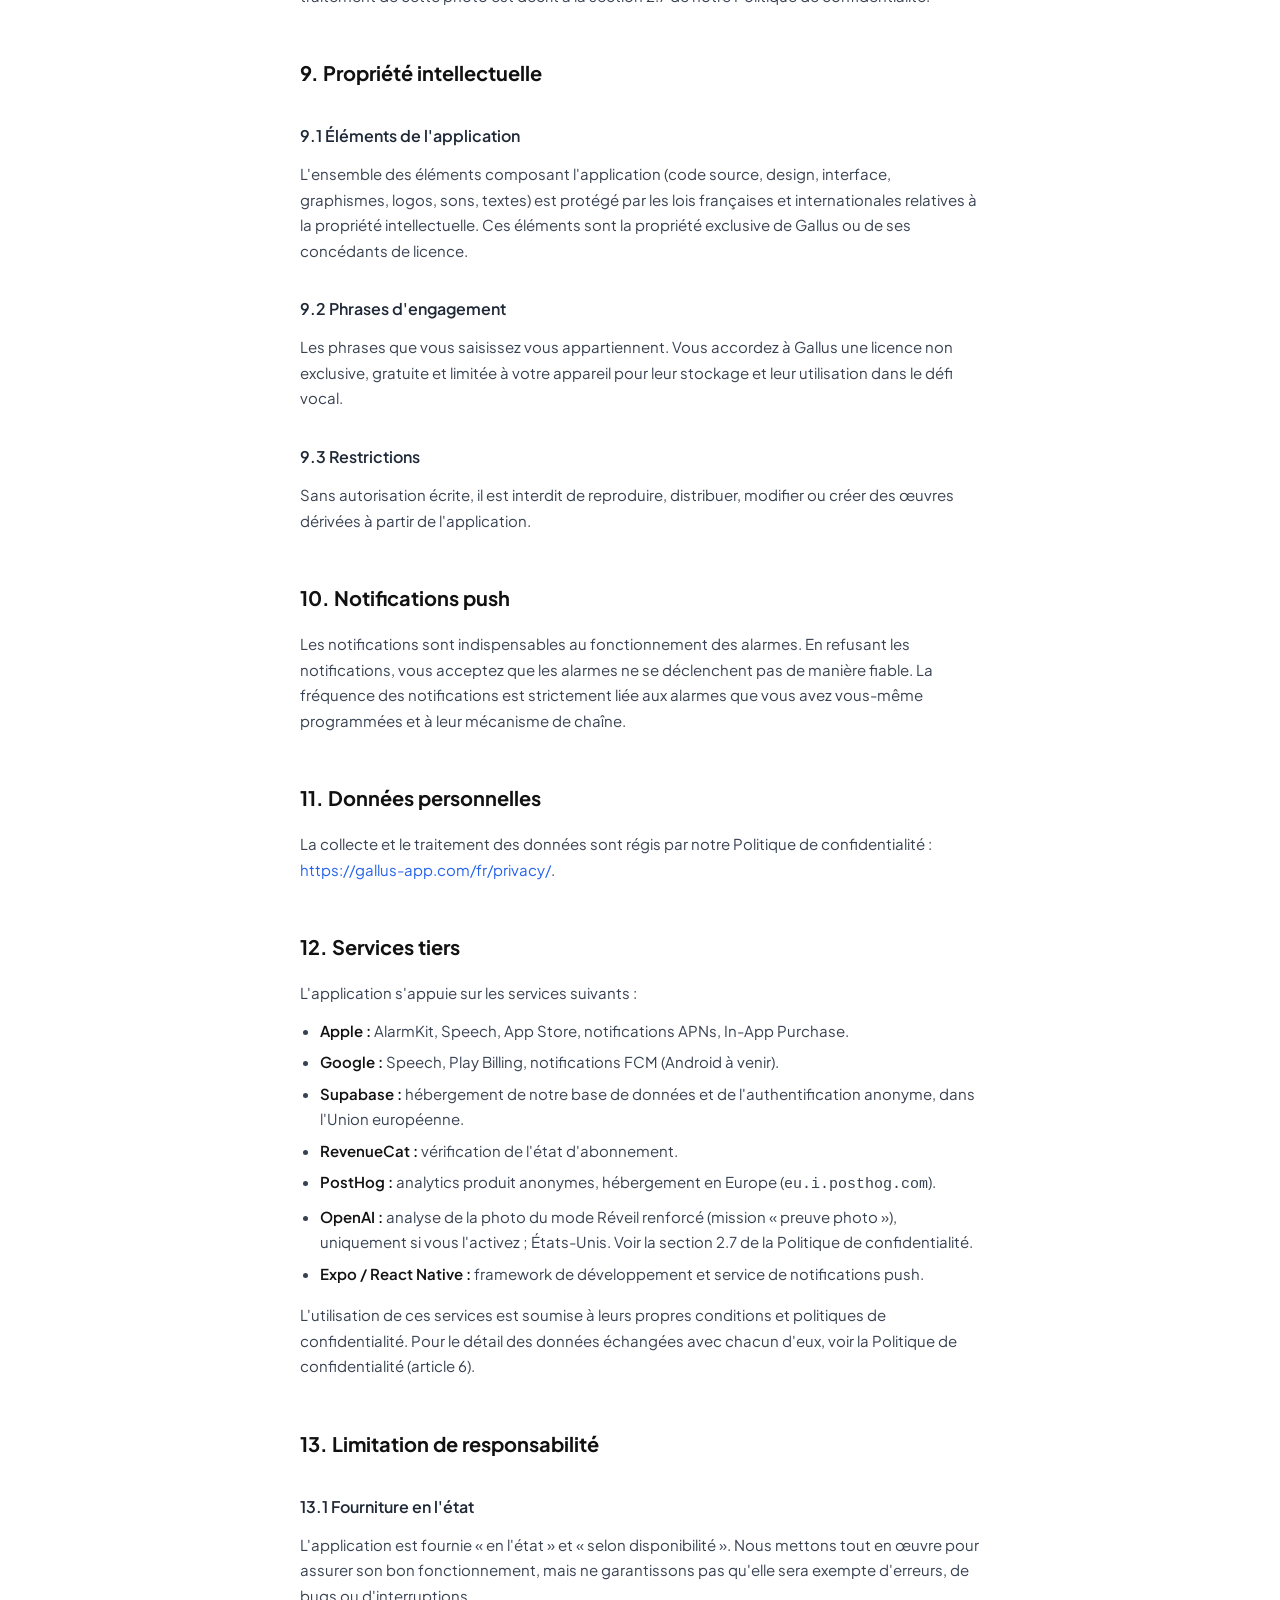
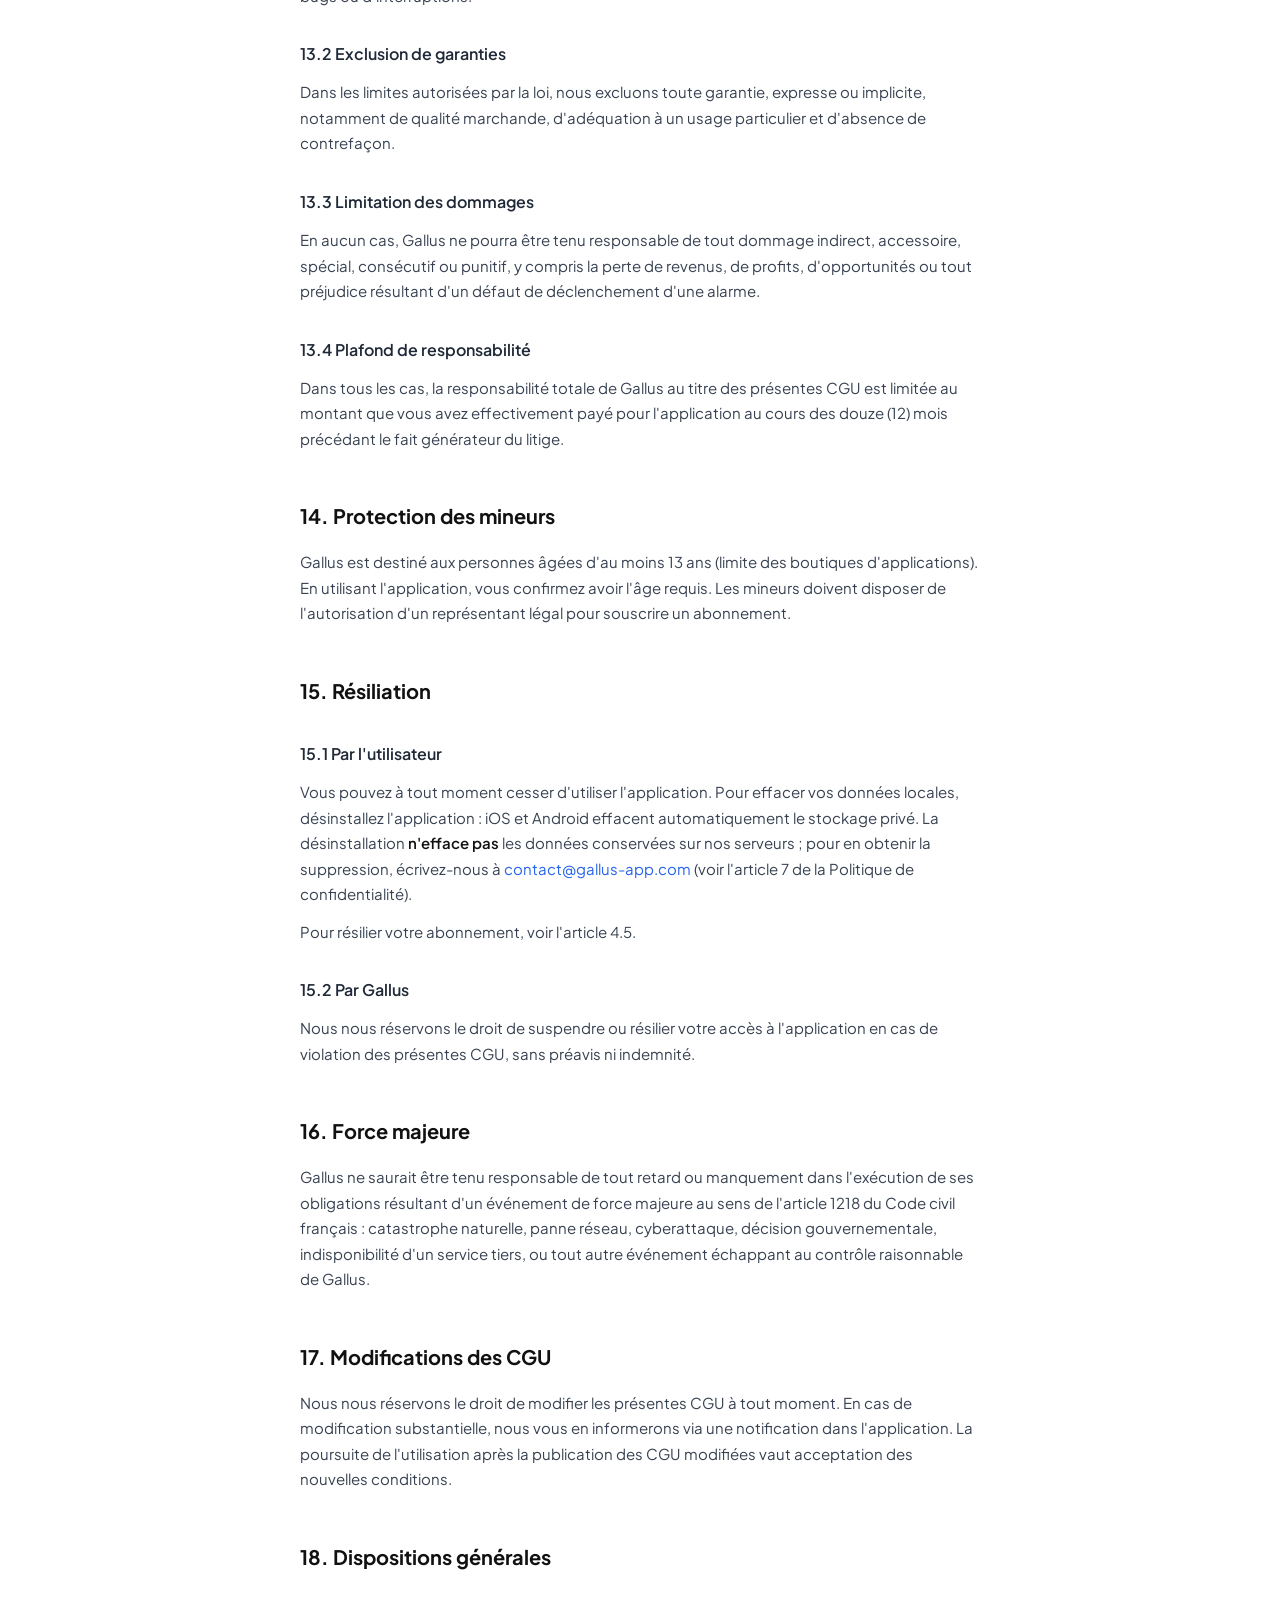
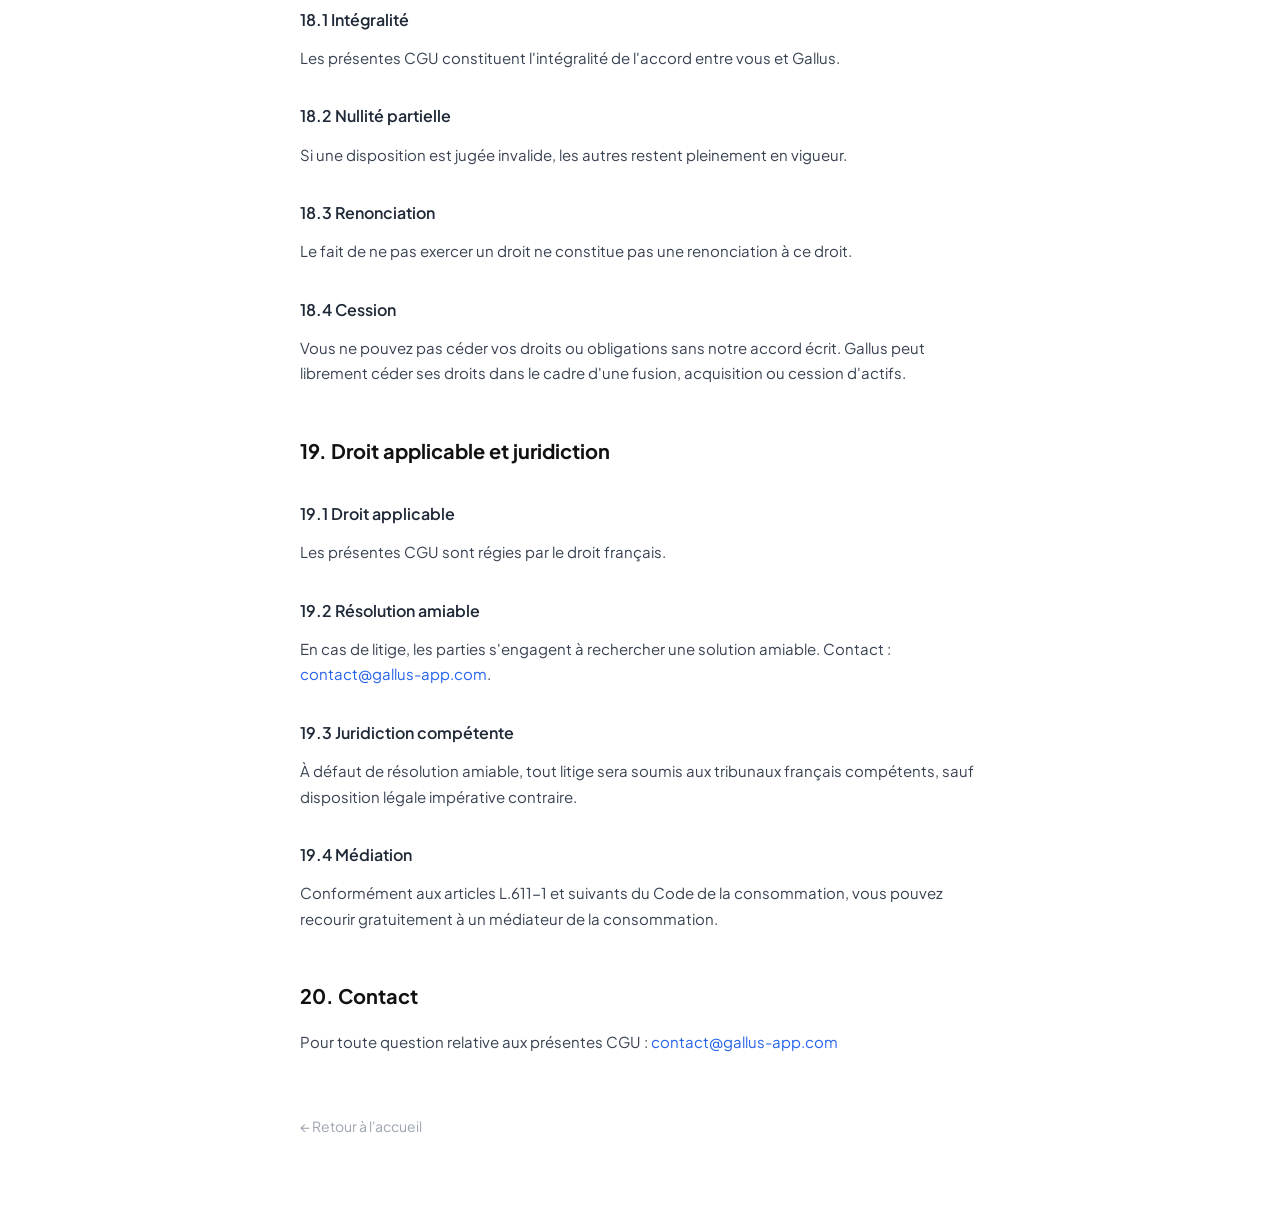
<file: fr/terms/index.html>
<!DOCTYPE html>
<html lang="fr">
<head>
  <meta charset="UTF-8">
  <meta name="viewport" content="width=device-width, initial-scale=1.0">
  <title>Conditions Générales d'Utilisation - Gallus</title>
  <link rel="icon" type="image/png" href="../../app_icon.png">
  <link rel="preconnect" href="https://fonts.googleapis.com">
  <link rel="preconnect" href="https://fonts.gstatic.com" crossorigin>
  <link href="https://fonts.googleapis.com/css2?family=Plus+Jakarta+Sans:wght@300;400;500;600;700&display=swap" rel="stylesheet">
  <link rel="stylesheet" href="../../legal.css">
</head>
<body>
  <div class="container">
    <a href="../../en/terms/" class="lang-switch">English version</a>
    <h1>Conditions Générales d'Utilisation</h1>
    <p class="updated">Dernière mise à jour : 18 septembre 2026</p>

    <h2>1. Présentation de l'application</h2>
    <p><strong>Gallus</strong> est une application mobile de réveil qui demande à l'utilisateur de prononcer à voix haute une phrase d'engagement pour éteindre l'alarme. L'objectif est de transformer l'acte de se lever en décision active plutôt qu'en geste réflexe.</p>
    <p>L'application est éditée par Gallus, basée en France. En téléchargeant, installant ou utilisant Gallus, vous acceptez d'être lié par les présentes Conditions Générales d'Utilisation (« CGU »). Si vous n'acceptez pas ces conditions, n'utilisez pas l'application.</p>

    <h2>2. Définitions</h2>
    <ul>
      <li><strong>Application :</strong> l'application mobile Gallus, disponible sur iOS (et Android à venir).</li>
      <li><strong>Utilisateur :</strong> toute personne qui télécharge, installe ou utilise l'application.</li>
      <li><strong>Nous / Notre / Gallus :</strong> l'éditeur de l'application Gallus.</li>
      <li><strong>Défi vocal :</strong> mécanisme par lequel l'utilisateur doit prononcer une phrase d'engagement pour éteindre une alarme.</li>
      <li><strong>Alarme en chaîne :</strong> mécanisme de rappels successifs garantissant que l'alarme continue à sonner tant que le défi n'est pas relevé.</li>
      <li><strong>Mode « Réveil renforcé » :</strong> mode optionnel, activable par alarme, qui ajoute au réveil une ou plusieurs missions supplémentaires (dont la « preuve photo »).</li>
      <li><strong>Preuve photo :</strong> mission du mode Réveil renforcé demandant une photo de réveil, analysée par un service d'IA tiers pour vérifier que l'utilisateur est bien debout.</li>
      <li><strong>Services :</strong> l'ensemble des fonctionnalités proposées par l'application.</li>
    </ul>

    <h2>3. Accès à l'application</h2>
    <h3>3.1 Conditions techniques</h3>
    <p>Pour utiliser Gallus, vous devez disposer :</p>
    <ul>
      <li>D'un appareil compatible : <strong>iOS 26.1 ou supérieur</strong> (le mécanisme d'alarme repose sur AlarmKit, introduit avec iOS 26). La version Android sera proposée ultérieurement.</li>
      <li>D'une connexion internet pour télécharger l'application et activer votre abonnement (le fonctionnement quotidien est essentiellement hors-ligne).</li>
      <li>D'autoriser le microphone, la reconnaissance vocale et les notifications pour bénéficier de l'expérience complète.</li>
    </ul>
    <h3>3.2 Modifications et interruptions</h3>
    <p>Nous nous réservons le droit de modifier, suspendre ou interrompre tout ou partie de l'application à tout moment. Nous ne saurions être tenus responsables de toute indisponibilité temporaire ou permanente.</p>

    <h2>4. Abonnement payant</h2>
    <h3>4.1 Modèle économique</h3>
    <p>Gallus est une application <strong>payante par abonnement</strong>. Aucune fonctionnalité gratuite n'est proposée au-delà de la phase d'essai. Nous ne diffusons <strong>aucune publicité</strong>.</p>
    <h3>4.2 Formules et prix</h3>
    <ul>
      <li><strong>Abonnement annuel :</strong> 29,99 € par an, avec 7 jours d'essai gratuit pour les nouveaux utilisateurs.</li>
      <li><strong>Abonnement mensuel :</strong> 6,99 € par mois.</li>
    </ul>
    <p>Les prix peuvent être adaptés selon votre pays et la devise locale, conformément à la grille tarifaire de l'App Store ou du Google Play Store.</p>
    <h3>4.3 Facturation et renouvellement</h3>
    <p>L'abonnement est facturé via votre compte Apple ou Google selon la plateforme. <strong>Le renouvellement est automatique</strong> à la fin de chaque période, au tarif en vigueur, sauf annulation au moins 24 heures avant la fin de la période en cours. Aucune information de paiement n'est traitée par Gallus.</p>
    <h3>4.4 Essai gratuit</h3>
    <p>Si une période d'essai est proposée, son utilisation est conditionnée par les règles de la boutique. Vous pouvez annuler à tout moment durant l'essai sans être facturé. Si vous ne résiliez pas avant la fin de l'essai, votre abonnement payant débutera automatiquement.</p>
    <h3>4.5 Résiliation</h3>
    <p>Vous pouvez résilier votre abonnement à tout moment depuis :</p>
    <ul>
      <li><strong>iOS :</strong> Réglages &gt; [Votre nom] &gt; Abonnements &gt; Gallus.</li>
      <li><strong>Android :</strong> Play Store &gt; Profil &gt; Paiements et abonnements &gt; Abonnements &gt; Gallus.</li>
    </ul>
    <p>La résiliation prend effet à la fin de la période en cours. Aucun remboursement au prorata n'est effectué par Gallus ; les remboursements relèvent exclusivement des politiques d'Apple et de Google.</p>
    <p>Lorsque vous demandez à résilier depuis les Réglages de l'application, nous vous présentons un <strong>court sondage facultatif</strong> sur la raison de votre départ, avant de vous rediriger vers la page de résiliation de la boutique. Y répondre n'est <strong>en aucun cas obligatoire</strong> et <strong>ne conditionne ni ne retarde votre résiliation</strong>, laquelle s'effectue intégralement chez Apple ou Google. Les réponses éventuelles sont traitées selon la section 2.6 de notre Politique de confidentialité.</p>
    <h3>4.6 Droit de rétractation</h3>
    <p>Conformément à l'article L.221-28 du Code de la consommation, en téléchargeant et en utilisant l'application, vous demandez expressément que la prestation commence immédiatement et reconnaissez perdre votre droit de rétractation de 14 jours dès le premier déclenchement effectif d'une alarme.</p>

    <h2>5. Avertissement important sur la fiabilité du réveil</h2>
    <p><strong>Gallus est conçu pour fonctionner de manière robuste, mais aucune application de réveil ne peut garantir un déclenchement à 100 %.</strong> De nombreux facteurs hors de notre contrôle peuvent empêcher une alarme de sonner correctement, notamment :</p>
    <ul>
      <li>Téléphone éteint, batterie déchargée ou en panne.</li>
      <li>Mode avion ou Ne pas déranger configuré de manière incompatible.</li>
      <li>Volume du téléphone à zéro, écouteurs/Bluetooth connectés et bloquant le haut-parleur.</li>
      <li>Permissions système révoquées (notifications, microphone, AlarmKit).</li>
      <li>Mises à jour iOS/Android, défaillance matérielle, force majeure.</li>
    </ul>
    <p><strong>N'utilisez pas Gallus comme unique réveil pour une situation à enjeu critique</strong> (vol, examen, rendez-vous médical, prise de garde, etc.). Pour toute situation critique, prévoyez un second réveil indépendant. En utilisant l'application, vous reconnaissez que Gallus ne peut être tenu pour responsable d'un retard, d'un manquement ou d'une perte d'opportunité résultant d'un défaut de déclenchement de l'alarme.</p>

    <h2>6. Pas de compte utilisateur, mais un identifiant anonyme</h2>
    <p>Gallus ne nécessite <strong>aucune création de compte</strong> : ni inscription, ni mot de passe, ni email. L'identité de l'utilisateur n'est jamais demandée.</p>
    <p>Au premier lancement, l'application ouvre automatiquement une <strong>session anonyme</strong> auprès de notre hébergeur (Supabase) et génère un <strong>identifiant technique aléatoire</strong> (UUID). Cet identifiant ne contient aucune information personnelle. Il permet de faire fonctionner l'abonnement (RevenueCat), d'enregistrer les données techniques et de diagnostic nécessaires à la fiabilité des alarmes, et de rattacher entre elles vos données côté serveur. Le détail de ces données figure à la section 2.5 de notre Politique de confidentialité.</p>
    <p>Pendant l'onboarding, Gallus peut vous demander votre numéro de téléphone. Le fournir est <strong>optionnel</strong> : vous pouvez passer l'étape et utiliser l'application normalement. Si vous le fournissez, nous l'utilisons uniquement pour vous contacter (généralement via WhatsApp) afin de recueillir votre avis pendant cette phase de démarrage. Voir la section 2.1 de notre Politique de confidentialité.</p>

    <h2>7. Utilisation de l'application</h2>
    <h3>7.1 Usage personnel</h3>
    <p>Gallus est destiné à un usage strictement personnel et non commercial. La licence accordée est personnelle, non exclusive, non transférable et révocable.</p>
    <h3>7.2 Comportements interdits</h3>
    <p>Il est interdit de :</p>
    <ul>
      <li>Utiliser l'application à des fins illicites ou contraires aux présentes CGU.</li>
      <li>Tenter de contourner, désactiver ou altérer le mécanisme de défi vocal ou d'alarme en chaîne.</li>
      <li>Reproduire, copier, vendre, revendre ou exploiter commercialement tout ou partie de l'application.</li>
      <li>Décompiler, désassembler ou effectuer de l'ingénierie inverse, sauf dans les limites autorisées par la loi.</li>
      <li>Utiliser des phrases d'engagement à caractère illégal, haineux ou discriminatoire.</li>
      <li>Tenter de déclencher des alarmes sur un appareil qui ne vous appartient pas.</li>
    </ul>
    <h3>7.3 Sanctions</h3>
    <p>En cas de violation, nous nous réservons le droit de suspendre ou résilier votre accès à l'application sans préavis ni indemnité.</p>

    <h2>8. Reconnaissance vocale et défi de secours</h2>
    <p>Le défi vocal repose sur les services de reconnaissance vocale d'Apple (iOS) et de Google (Android). La précision dépend de la qualité du microphone, du bruit ambiant, de l'accent et de la langue. <strong>Gallus ne garantit pas un taux de reconnaissance parfait.</strong></p>
    <p>Pour ne pas vous laisser bloqué, l'application propose un <strong>défi de secours par clavier</strong> : si la reconnaissance vocale échoue de manière persistante, vous pouvez taper la phrase pour éteindre l'alarme. Ce mécanisme est conçu comme un filet de sécurité ; il n'enlève rien à l'esprit de l'application.</p>
    <p>Le <strong>mode Réveil renforcé</strong> (optionnel, activable par alarme) ajoute au réveil des missions supplémentaires. La plupart se déroulent sur l'appareil. La mission <strong>preuve photo</strong> requiert la caméra et fait analyser une photo de réveil par un service d'IA tiers (OpenAI) afin de vérifier que vous êtes debout. Comme la reconnaissance vocale, cette analyse n'est pas garantie parfaite et ne vous laisse pas bloqué au réveil si elle échoue ou si la caméra n'est pas autorisée. Le traitement de cette photo est décrit à la section 2.7 de notre Politique de confidentialité.</p>

    <h2>9. Propriété intellectuelle</h2>
    <h3>9.1 Éléments de l'application</h3>
    <p>L'ensemble des éléments composant l'application (code source, design, interface, graphismes, logos, sons, textes) est protégé par les lois françaises et internationales relatives à la propriété intellectuelle. Ces éléments sont la propriété exclusive de Gallus ou de ses concédants de licence.</p>
    <h3>9.2 Phrases d'engagement</h3>
    <p>Les phrases que vous saisissez vous appartiennent. Vous accordez à Gallus une licence non exclusive, gratuite et limitée à votre appareil pour leur stockage et leur utilisation dans le défi vocal.</p>
    <h3>9.3 Restrictions</h3>
    <p>Sans autorisation écrite, il est interdit de reproduire, distribuer, modifier ou créer des œuvres dérivées à partir de l'application.</p>

    <h2>10. Notifications push</h2>
    <p>Les notifications sont indispensables au fonctionnement des alarmes. En refusant les notifications, vous acceptez que les alarmes ne se déclenchent pas de manière fiable. La fréquence des notifications est strictement liée aux alarmes que vous avez vous-même programmées et à leur mécanisme de chaîne.</p>

    <h2>11. Données personnelles</h2>
    <p>La collecte et le traitement des données sont régis par notre Politique de confidentialité : <a href="https://gallus-app.com/fr/privacy/" target="_blank" rel="noopener noreferrer">https://gallus-app.com/fr/privacy/</a>.</p>

    <h2>12. Services tiers</h2>
    <p>L'application s'appuie sur les services suivants :</p>
    <ul>
      <li><strong>Apple :</strong> AlarmKit, Speech, App Store, notifications APNs, In-App Purchase.</li>
      <li><strong>Google :</strong> Speech, Play Billing, notifications FCM (Android à venir).</li>
      <li><strong>Supabase :</strong> hébergement de notre base de données et de l'authentification anonyme, dans l'Union européenne.</li>
      <li><strong>RevenueCat :</strong> vérification de l'état d'abonnement.</li>
      <li><strong>PostHog :</strong> analytics produit anonymes, hébergement en Europe (<code>eu.i.posthog.com</code>).</li>
      <li><strong>OpenAI :</strong> analyse de la photo du mode Réveil renforcé (mission « preuve photo »), uniquement si vous l'activez ; États-Unis. Voir la section 2.7 de la Politique de confidentialité.</li>
      <li><strong>Expo / React Native :</strong> framework de développement et service de notifications push.</li>
    </ul>
    <p>L'utilisation de ces services est soumise à leurs propres conditions et politiques de confidentialité. Pour le détail des données échangées avec chacun d'eux, voir la Politique de confidentialité (article 6).</p>

    <h2>13. Limitation de responsabilité</h2>
    <h3>13.1 Fourniture en l'état</h3>
    <p>L'application est fournie « en l'état » et « selon disponibilité ». Nous mettons tout en œuvre pour assurer son bon fonctionnement, mais ne garantissons pas qu'elle sera exempte d'erreurs, de bugs ou d'interruptions.</p>
    <h3>13.2 Exclusion de garanties</h3>
    <p>Dans les limites autorisées par la loi, nous excluons toute garantie, expresse ou implicite, notamment de qualité marchande, d'adéquation à un usage particulier et d'absence de contrefaçon.</p>
    <h3>13.3 Limitation des dommages</h3>
    <p>En aucun cas, Gallus ne pourra être tenu responsable de tout dommage indirect, accessoire, spécial, consécutif ou punitif, y compris la perte de revenus, de profits, d'opportunités ou tout préjudice résultant d'un défaut de déclenchement d'une alarme.</p>
    <h3>13.4 Plafond de responsabilité</h3>
    <p>Dans tous les cas, la responsabilité totale de Gallus au titre des présentes CGU est limitée au montant que vous avez effectivement payé pour l'application au cours des douze (12) mois précédant le fait générateur du litige.</p>

    <h2>14. Protection des mineurs</h2>
    <p>Gallus est destiné aux personnes âgées d'au moins 13 ans (limite des boutiques d'applications). En utilisant l'application, vous confirmez avoir l'âge requis. Les mineurs doivent disposer de l'autorisation d'un représentant légal pour souscrire un abonnement.</p>

    <h2>15. Résiliation</h2>
    <h3>15.1 Par l'utilisateur</h3>
    <p>Vous pouvez à tout moment cesser d'utiliser l'application. Pour effacer vos données locales, désinstallez l'application : iOS et Android effacent automatiquement le stockage privé. La désinstallation <strong>n'efface pas</strong> les données conservées sur nos serveurs ; pour en obtenir la suppression, écrivez-nous à <a href="mailto:contact@gallus-app.com">contact@gallus-app.com</a> (voir l'article 7 de la Politique de confidentialité).</p>
    <p>Pour résilier votre abonnement, voir l'article 4.5.</p>
    <h3>15.2 Par Gallus</h3>
    <p>Nous nous réservons le droit de suspendre ou résilier votre accès à l'application en cas de violation des présentes CGU, sans préavis ni indemnité.</p>

    <h2>16. Force majeure</h2>
    <p>Gallus ne saurait être tenu responsable de tout retard ou manquement dans l'exécution de ses obligations résultant d'un événement de force majeure au sens de l'article 1218 du Code civil français : catastrophe naturelle, panne réseau, cyberattaque, décision gouvernementale, indisponibilité d'un service tiers, ou tout autre événement échappant au contrôle raisonnable de Gallus.</p>

    <h2>17. Modifications des CGU</h2>
    <p>Nous nous réservons le droit de modifier les présentes CGU à tout moment. En cas de modification substantielle, nous vous en informerons via une notification dans l'application. La poursuite de l'utilisation après la publication des CGU modifiées vaut acceptation des nouvelles conditions.</p>

    <h2>18. Dispositions générales</h2>
    <h3>18.1 Intégralité</h3>
    <p>Les présentes CGU constituent l'intégralité de l'accord entre vous et Gallus.</p>
    <h3>18.2 Nullité partielle</h3>
    <p>Si une disposition est jugée invalide, les autres restent pleinement en vigueur.</p>
    <h3>18.3 Renonciation</h3>
    <p>Le fait de ne pas exercer un droit ne constitue pas une renonciation à ce droit.</p>
    <h3>18.4 Cession</h3>
    <p>Vous ne pouvez pas céder vos droits ou obligations sans notre accord écrit. Gallus peut librement céder ses droits dans le cadre d'une fusion, acquisition ou cession d'actifs.</p>

    <h2>19. Droit applicable et juridiction</h2>
    <h3>19.1 Droit applicable</h3>
    <p>Les présentes CGU sont régies par le droit français.</p>
    <h3>19.2 Résolution amiable</h3>
    <p>En cas de litige, les parties s'engagent à rechercher une solution amiable. Contact : <a href="mailto:contact@gallus-app.com">contact@gallus-app.com</a>.</p>
    <h3>19.3 Juridiction compétente</h3>
    <p>À défaut de résolution amiable, tout litige sera soumis aux tribunaux français compétents, sauf disposition légale impérative contraire.</p>
    <h3>19.4 Médiation</h3>
    <p>Conformément aux articles L.611-1 et suivants du Code de la consommation, vous pouvez recourir gratuitement à un médiateur de la consommation.</p>

    <h2>20. Contact</h2>
    <p>Pour toute question relative aux présentes CGU : <a href="mailto:contact@gallus-app.com">contact@gallus-app.com</a></p>

    <a href="../../" class="back-home">&larr; Retour à l'accueil</a>
  </div>
</body>
</html>
</file>
<file: voix/voix.css>
* { margin: 0; padding: 0; box-sizing: border-box; }

:root {
  --accent: #E8802A;
  --text: #F0F0F0;
  --muted: rgba(255, 255, 255, 0.62);
  --line: rgba(255, 255, 255, 0.14);
  --field: rgba(255, 255, 255, 0.07);
  --danger: #FF6B5E;
}

body {
  background: #000;
  color: var(--text);
  font-family: -apple-system, BlinkMacSystemFont, "Segoe UI", system-ui, sans-serif;
  min-height: 100vh;
  display: flex;
  justify-content: center;
  align-items: flex-start;
  padding: 48px 20px;
  -webkit-font-smoothing: antialiased;
}

[hidden] { display: none !important; }

.card {
  width: 100%;
  max-width: 420px;
  text-align: center;
}

.icon {
  width: 72px;
  height: 72px;
  border-radius: 18px;
  margin-bottom: 28px;
}

h1 {
  font-size: 26px;
  line-height: 1.25;
  font-weight: 700;
  margin-bottom: 10px;
  overflow-wrap: anywhere;
}

.muted {
  font-size: 16px;
  line-height: 1.5;
  color: var(--muted);
  overflow-wrap: anywhere;
}

.field {
  display: block;
  text-align: left;
  margin: 32px 0 28px;
  font-size: 14px;
  color: var(--muted);
}

.field input {
  display: block;
  width: 100%;
  margin-top: 8px;
  padding: 14px 16px;
  font: inherit;
  font-size: 17px;
  color: var(--text);
  background: var(--field);
  border: 1px solid var(--line);
  border-radius: 14px;
  outline: none;
}

.field input:focus { border-color: var(--accent); }

.recorder { margin-bottom: 8px; }

button {
  font: inherit;
  cursor: pointer;
  border: none;
  -webkit-tap-highlight-color: transparent;
}

button:disabled { opacity: 0.5; cursor: default; }

.record {
  display: inline-flex;
  align-items: center;
  gap: 12px;
  padding: 16px 28px;
  font-size: 17px;
  font-weight: 600;
  color: #000;
  background: var(--accent);
  border-radius: 999px;
}

.record-dot {
  width: 14px;
  height: 14px;
  border-radius: 50%;
  background: #000;
}

.record.recording { background: var(--danger); color: #fff; }
.record.recording .record-dot { border-radius: 3px; background: #fff; }

.timer {
  margin-top: 16px;
  font-size: 15px;
  color: var(--muted);
  font-variant-numeric: tabular-nums;
}

.progress {
  height: 4px;
  margin: 12px auto 0;
  max-width: 240px;
  border-radius: 2px;
  background: var(--line);
  overflow: hidden;
}

#progress-bar {
  height: 100%;
  width: 0;
  background: var(--danger);
}

.review { margin-top: 8px; }

.review audio { width: 100%; margin-bottom: 16px; }

.actions { display: flex; gap: 12px; }

.actions button {
  flex: 1;
  padding: 15px 12px;
  font-size: 16px;
  font-weight: 600;
  border-radius: 14px;
}

.primary { color: #000; background: var(--accent); }
.secondary { color: var(--text); background: var(--field); border: 1px solid var(--line); }

.error {
  margin-top: 20px;
  font-size: 15px;
  line-height: 1.5;
  color: var(--danger);
}

.discover {
  display: inline-block;
  margin-top: 32px;
  font-size: 15px;
  color: var(--accent);
  text-decoration: none;
}

/* Micro bloqué par le navigateur d'une appli. */
.steps {
  list-style: none;
  counter-reset: step;
  text-align: left;
  margin: 26px 0 28px;
  display: grid;
  gap: 14px;
}
.steps li {
  counter-increment: step;
  display: flex;
  align-items: flex-start;
  gap: 12px;
  font-size: 16px;
  line-height: 1.45;
}
.steps li::before {
  content: counter(step);
  flex-shrink: 0;
  width: 26px;
  height: 26px;
  border-radius: 13px;
  background: var(--field);
  border: 1px solid var(--line);
  font-size: 13px;
  font-weight: 700;
  display: flex;
  align-items: center;
  justify-content: center;
  margin-top: -1px;
}
.wide {
  width: 100%;
  height: 52px;
  border-radius: 14px;
  font-size: 16px;
  font-weight: 700;
}
.small { font-size: 14px; margin-top: 12px; }
.offscreen { position: fixed; top: -1000px; left: -1000px; opacity: 0; }
</file>
<file: legal.css>
* { margin: 0; padding: 0; box-sizing: border-box; }

body {
  background: #fff;
  color: #374151;
  font-family: 'Plus Jakarta Sans', -apple-system, sans-serif;
  line-height: 1.7;
  padding: 48px 24px 80px;
}

.container {
  max-width: 680px;
  margin: 0 auto;
}

.lang-switch {
  display: inline-block;
  margin-bottom: 24px;
  font-size: 14px;
  color: #6B7280;
  text-decoration: none;
  border: 1px solid #E5E7EB;
  padding: 6px 14px;
  border-radius: 8px;
  transition: all 0.2s;
}

.lang-switch:hover {
  color: #111;
  border-color: #D1D5DB;
}

h1 {
  font-size: 32px;
  font-weight: 700;
  color: #111;
  margin-bottom: 8px;
}

.updated {
  font-size: 14px;
  color: #9CA3AF;
  margin-bottom: 32px;
}

.intro {
  font-size: 15px;
  color: #6B7280;
  margin-bottom: 40px;
}

h2 {
  font-size: 20px;
  font-weight: 700;
  color: #111;
  margin-top: 48px;
  margin-bottom: 16px;
}

h3 {
  font-size: 16px;
  font-weight: 600;
  color: #1F2937;
  margin-top: 32px;
  margin-bottom: 12px;
}

p, li {
  font-size: 15px;
  color: #374151;
  margin-bottom: 12px;
}

ul, ol {
  padding-left: 20px;
  margin-bottom: 16px;
}

li {
  margin-bottom: 6px;
}

strong {
  color: #111;
  font-weight: 600;
}

a {
  color: #2563EB;
  text-decoration: none;
  transition: color 0.2s;
}

a:hover {
  color: #1D4ED8;
}

table {
  width: 100%;
  border-collapse: collapse;
  margin: 16px 0 24px;
  font-size: 14px;
}

th {
  text-align: left;
  padding: 10px 12px;
  background: #F9FAFB;
  color: #111;
  font-weight: 600;
  border-bottom: 1px solid #E5E7EB;
}

td {
  padding: 10px 12px;
  border-bottom: 1px solid #F3F4F6;
  color: #374151;
}

hr {
  border: none;
  border-top: 1px solid #F3F4F6;
  margin: 32px 0;
}

.back-home {
  display: inline-block;
  margin-top: 48px;
  font-size: 14px;
  color: #9CA3AF;
  text-decoration: none;
  transition: color 0.2s;
}

.back-home:hover {
  color: #111;
}

@media (max-width: 480px) {
  h1 { font-size: 26px; }
  h2 { font-size: 18px; }
  h3 { font-size: 15px; }
  body { padding: 32px 16px 60px; }
  table { font-size: 13px; }
  th, td { padding: 8px; }
}
</file>
